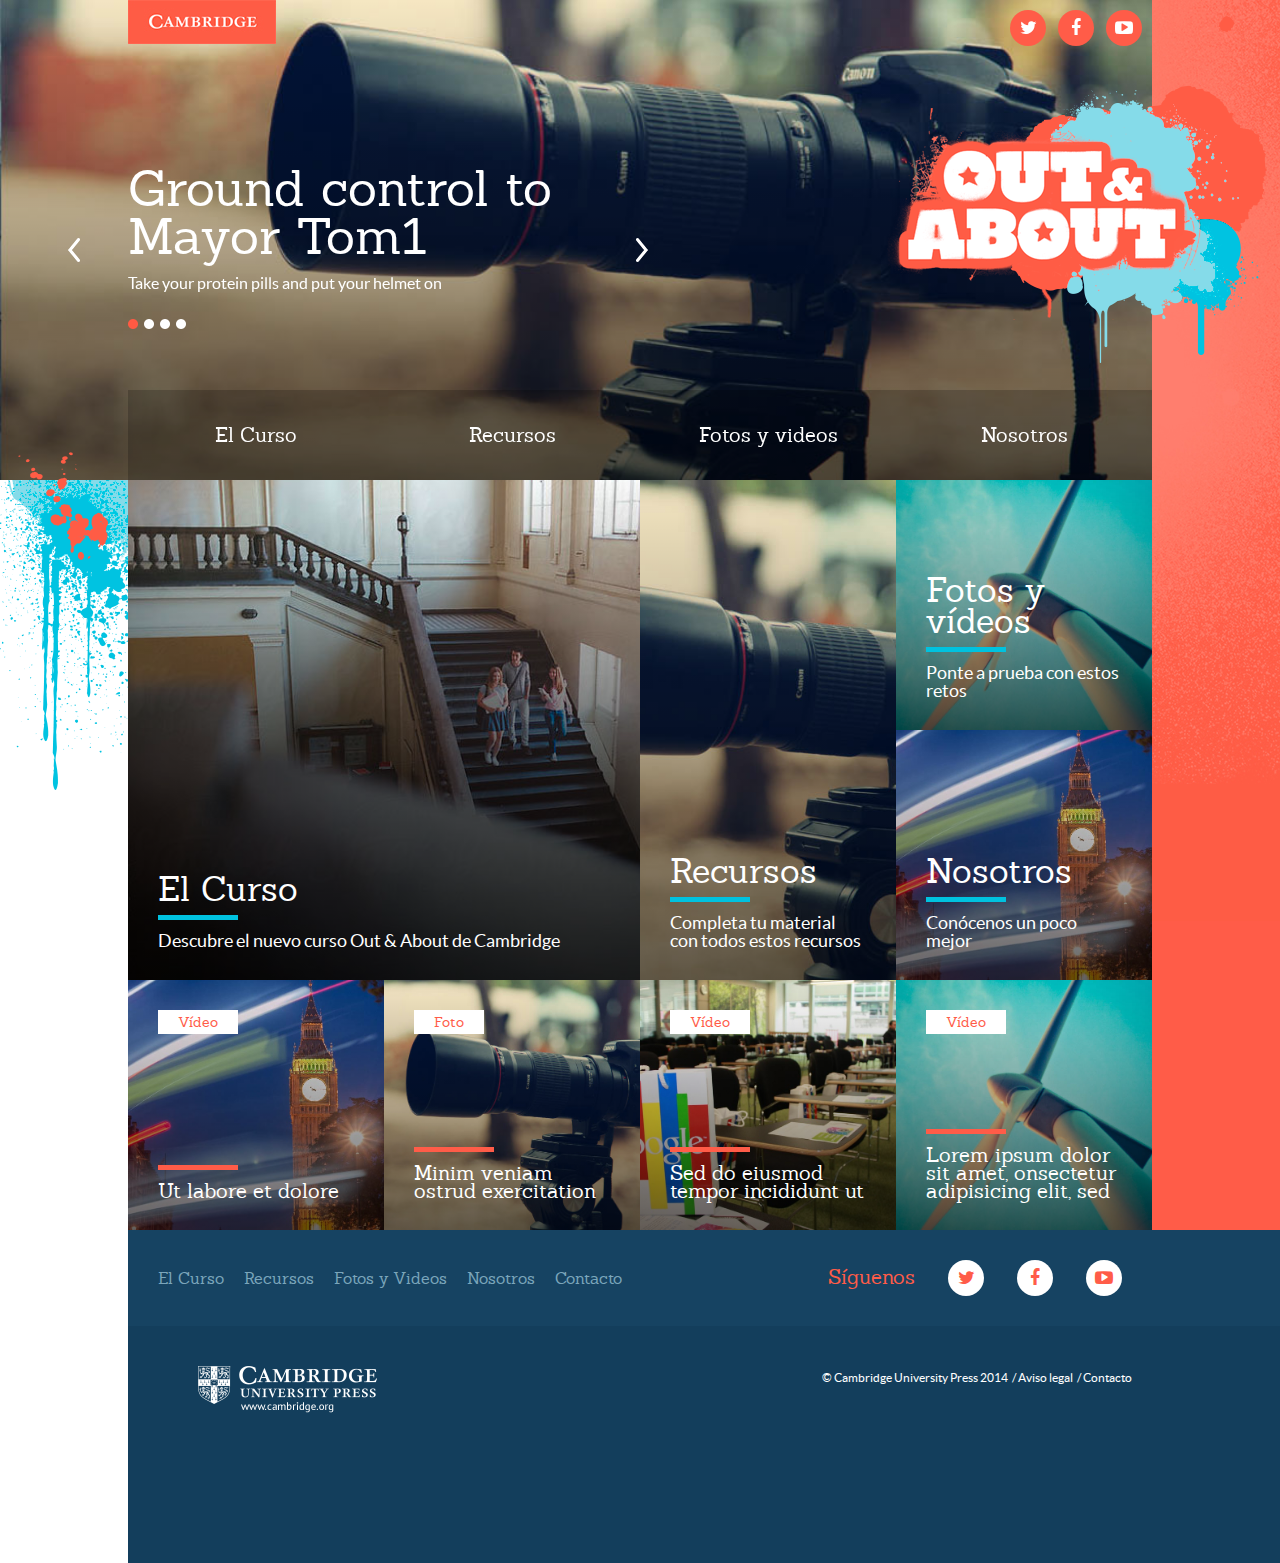
<file: index.html>
<!DOCTYPE html>
<html lang="en">
  <head>
    <meta charset="utf-8">
    <meta http-equiv="X-UA-Compatible" content="IE=edge">
    <meta name="viewport" content="width=device-width, initial-scale=1">
    <meta name="description" content="" />
    <meta content="" name="keywords">
	<meta property="og:title" content=""/>
	<meta property="og:type" content="website"/>
	<meta property="og:url" content=""/>
	<meta property="og:image" content=""/>
	<meta property="og:site_name" content=""/>
	<meta property="og:description" content=""/>
    <title>Out & About | Home</title>

    
    <!-- Custom CSS -->
    <link href="css/jquery.bxslider.css" rel="stylesheet">
    <link href="css/jquery.fs.boxer.min.css" rel="stylesheet">
    <link href="css/fontface.css" rel="stylesheet">
    <link href="css/style.css" rel="stylesheet">
    <!-- Font Awesome styles-->
    <link href="font-awesome/css/font-awesome.min.css" rel="stylesheet">

    <!--[if lt IE 9]>
 
    <![endif]-->
  </head>
  <body>
  	<div id="mask_wrapper">
  	<div id="background-left-space" class="bg_space"></div>
    <div id="background-right-space" class="bg_space"></div>
  	<div id="wrapper">
    	<!--Cabecera-->
    	<div id="cabecera">
        	<div class="contenedor">
            	<h1 id="logo_libro"><a href="index.html">Out & About</a></h1>
                <h2 id="logo_cambridge">Cambridge</h2>
                <span class="manchas"></span>
                <div id="slider">
                  <ul class="bxslider">
                       <li><div class="cont_gall" style="background-image:url(img/test1.jpg)"></div></li>
                       <li><div class="cont_gall" style="background-image:url(img/test2.jpg)"></div></li>
                       <li><div class="cont_gall" style="background-image:url(img/test3.jpg)"></div></li>
                       <li><div class="cont_gall" style="background-image:url(img/test4.jpg)"></div></li>
                   </ul>
                </div>
                <div id="info_slider">
                	<a href="#" class="prev_slider">Prev</a>
                    <a href="#" class="next_slider">Next</a>
                	<div id="content_slider">
                        <div id="scroll_info">
                            <div class="info_box" id="info_1">
                                <h2><a href="#">Ground control to Mayor Tom1</a></h2>
                                <p>Take your protein pills and put your helmet on</p>
                            </div>
                            <div class="info_box" id="info_2">
                                <h2><a href="#">Ground control to Mayor Tom2</a></h2>
                                <p>Take your protein pills and put your helmet on</p>
                            </div>
                            <div class="info_box" id="info_3">
                                <h2><a href="#">Ground control to Mayor Tom3</a></h2>
                                <p>Take your protein pills and put your helmet on</p>
                            </div>
                            <div class="info_box" id="info_4">
                                <h2><a href="#">Ground control to Mayor Tom4</a></h2>
                                <p>Take your protein pills and put your helmet on</p>
                            </div>
                        </div>
                        <div id="bullet_slider">
                    		<a href="#" rel="1" class="active">1</a>
                        	<a href="#" rel="2">2</a>
                        	<a href="#" rel="3">3</a>
                        	<a href="#" rel="4">4</a>
                    	</div>
                    </div>
                </div>
                <div id="menu_cab">
                	<ul class="main_menu">
                        <li><a href="curso.html">El Curso</a></li>
                        <li><a href="recurso.html">Recursos</a></li>
                        <li><a href="fotos_videos.html">Fotos y videos</a></li>
                        <li><a href="nosotros.html">Nosotros</a></li>
                     </ul>	
                </div>
                <div id="rrss_cab">
                    <ul class="list_rrss rrss_rojo">
                        <li><a class="fa fa-twitter" href="#"><span class="hide">Twitter</span></a></li>
                        <li><a class="fa fa-facebook" href="#"><span class="hide">Facebook</span></a></li>
                        <li><a class="fa fa-youtube-play" href="#"><span class="hide">Youtube</span></a></li>
                     </ul>
                </div>
            </div>
        </div>
        <!--Fin Cabecera-->
        <!--Cuerpo-->
        <div id="cuerpo">
        	<div class="contenedor">
            	<div id="menu_bloques">
                	<div class="bloque_1" style="background-image:url(img/img_curso.jpg);">
                    	<a class="link_block" href="#l" title="">
                    	<div class="inside_bloque">
                        	<div class="content_bloque">
                                <h2>El Curso</h2>
                                <div class="separador azul"></div>
                                <p>Descubre el nuevo curso Out & About de Cambridge</p>
                            </div>
                        </div>
                        </a>
                    </div>
                    <div class="bloque_2" style="background-image:url(img/test1.jpg);">
                    	<a class="link_block" href="#l" title="">
                    	<div class="inside_bloque">
                        	<div class="content_bloque">
                               <h2>Recursos</h2>
                               <div class="separador azul"></div>
                               <p>Completa tu material con todos estos recursos</p>
                            </div>
                        </div>
                        </a>
                    </div>
                    <div class="bloque_3" style="background-image:url(img/test2.jpg);">
                    	<a class="link_block" href="#l" title="">
                    	<div class="inside_bloque">
                        	<div class="content_bloque">
                                <h2>Fotos y vídeos</h2>
                                <div class="separador azul"></div>
                                <p>Ponte a prueba con estos retos</p>
                            </div>
                        </div>
                        </a>
                    </div>
                    <div class="bloque_3" style="background-image:url(img/test3.jpg);">
                    	<a class="link_block" href="#l" title="">
                    	<div class="inside_bloque">
                        	<div class="content_bloque">
                                <h2>Nosotros</h2>
                                <div class="separador azul"></div>
                                <p>Conócenos un poco mejor</p>
                            </div>
                        </div>
                        </a>
                    </div>
                </div>
            </div>
            <div id="contenidos_bloques">
            	<div class="bloque_3" style="background-image:url(img/test3.jpg);">
                	<a class="link_block" href="#l" title="">
                	<p class="clasif-cont">Vídeo</p>
                    <div class="inside_bloque">
                       <div class="content_bloque">
                           <div class="separador rojo"></div>
                           <p class="txt_cont">Ut labore et dolore</p>
                       </div>
                    </div>
                    </a>
                </div>
                <div class="bloque_3" style="background-image:url(img/test1.jpg);">
                	<a class="link_block" href="#l" title="">
                	<p class="clasif-cont">Foto</p>
                    <div class="inside_bloque">
                       <div class="content_bloque">
                           <div class="separador rojo"></div>
                           <p class="txt_cont">Minim veniam ostrud exercitation</p>
                       </div>
                    </div>
                    </a>
                </div>
                <div class="bloque_3" style="background-image:url(img/test4.jpg);">
                	<a class="link_block" href="#l" title="">
                	<p class="clasif-cont">Vídeo</p>
                    <div class="inside_bloque">
                       <div class="content_bloque">
                           <div class="separador rojo"></div>
                           <p class="txt_cont">Sed do eiusmod tempor incididunt ut</p>
                       </div>
                    </div>
                    </a>
                </div>
                <div class="bloque_3" style="background-image:url(img/test2.jpg);">
                	<a class="link_block" href="#l" title="">
                	<p class="clasif-cont">Vídeo</p>
                    <div class="inside_bloque">
                       <div class="content_bloque">
                           <div class="separador rojo"></div>
                           <p class="txt_cont">Lorem ipsum dolor sit amet, onsectetur adipisicing elit, sed</p>
                       </div>
                    </div>
                    </a>
                </div>
            </div>
        </div>
        <!--Fin Cuerpo-->
        <!--Pie-->
        <div id="pie">
        	<div class="contenedor">
                <div id="pie_rrss">
                	<div class="interior_pie">
                    	<div class="right_p_rrss">
                            <p>Síguenos</p>
                            <ul class="list_rrss rrss_blanco">
                                <li><a class="fa fa-twitter" href="#"><span class="hide">Twitter</span></a></li>
                                <li><a class="fa fa-facebook" href="#"><span class="hide">Facebook</span></a></li>
                                <li><a class="fa fa-youtube-play" href="#"><span class="hide">Youtube</span></a></li>
                             </ul>
                         </div>
                         <ul class="menu_pie">
                            <li><a href="curso.html" title="">El Curso</a></li>
                            <li><a href="recurso.html" title="">Recursos</a></li>
                            <li><a href="fotos_videos.html" title="">Fotos y Videos</a></li>
                            <li><a href="nosotros.html" title="">Nosotros</a></li>
                            <li><a href="#" title="">Contacto</a></li>
                         </ul>
                   </div>  
                </div>
                <div id="pie_info">
                    <div class="interior_pie">
                        <p class="logo_foot">Cambridge University Press</p>
                        <p class="copy_foot">&copy; Cambridge University Press 2014
                            <span><a href="#">Aviso legal</a></span>
                            <span><a href="#">Contacto</a></span>
                        </p>
                    </div>
                </div>
            </div>   
        </div>
        <!--Fin pie-->
        <a href="#" class="up-window">Subir</a>
    </div><!--Fin wrapper-->   
    </div><!--Fin mask wrapper-->    
    <script src="js/jquery.min.js"></script>
    <script src="js/jquery.bxslider.min.js"></script>
    <script src="js/jquery.fs.boxer.min.js"></script>
    <script src="js/jquery.cookie.js"></script>
    <script src="js/jquery.easing.1.3.js"></script>
    <script src="js/jquery.scrollTo.js"></script>
    <script src="js/jquery.fitvids.js"></script>
    <script src="js/application.js"></script>
  </body>
</html>
</file>
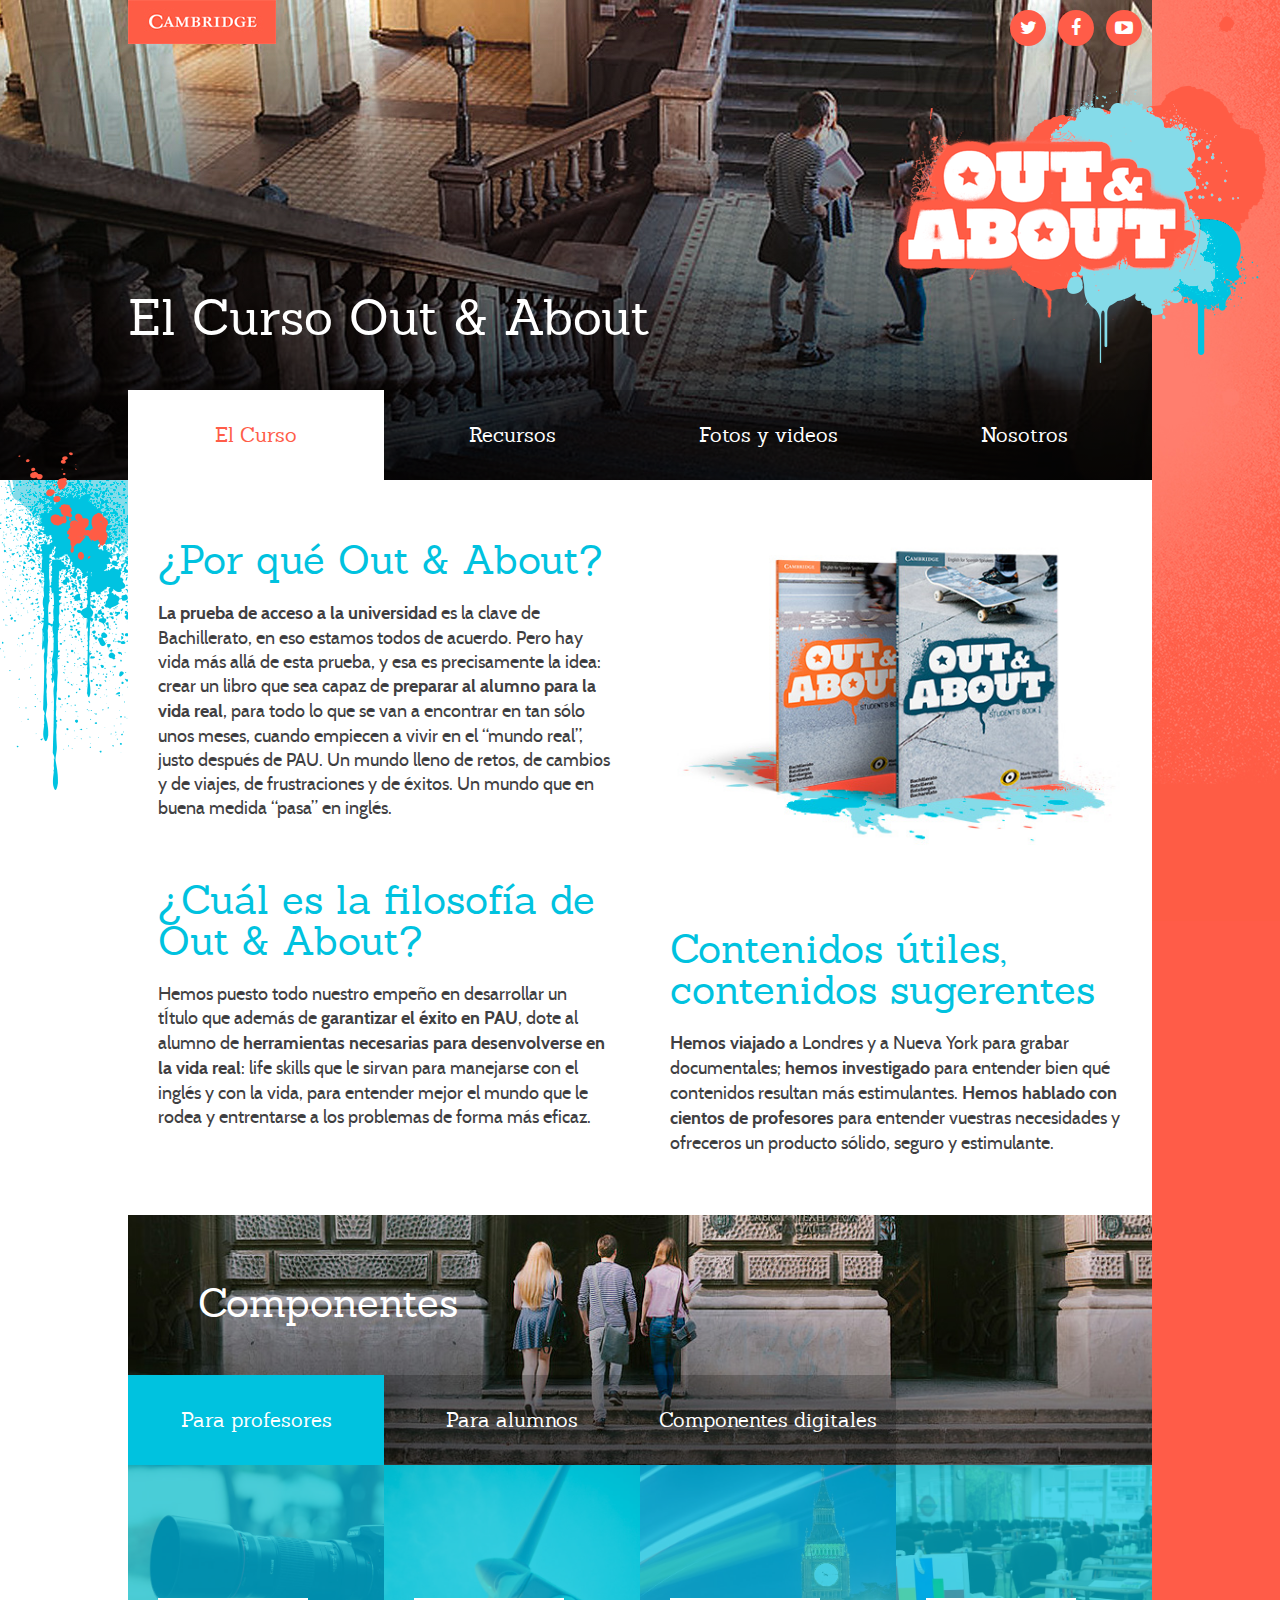
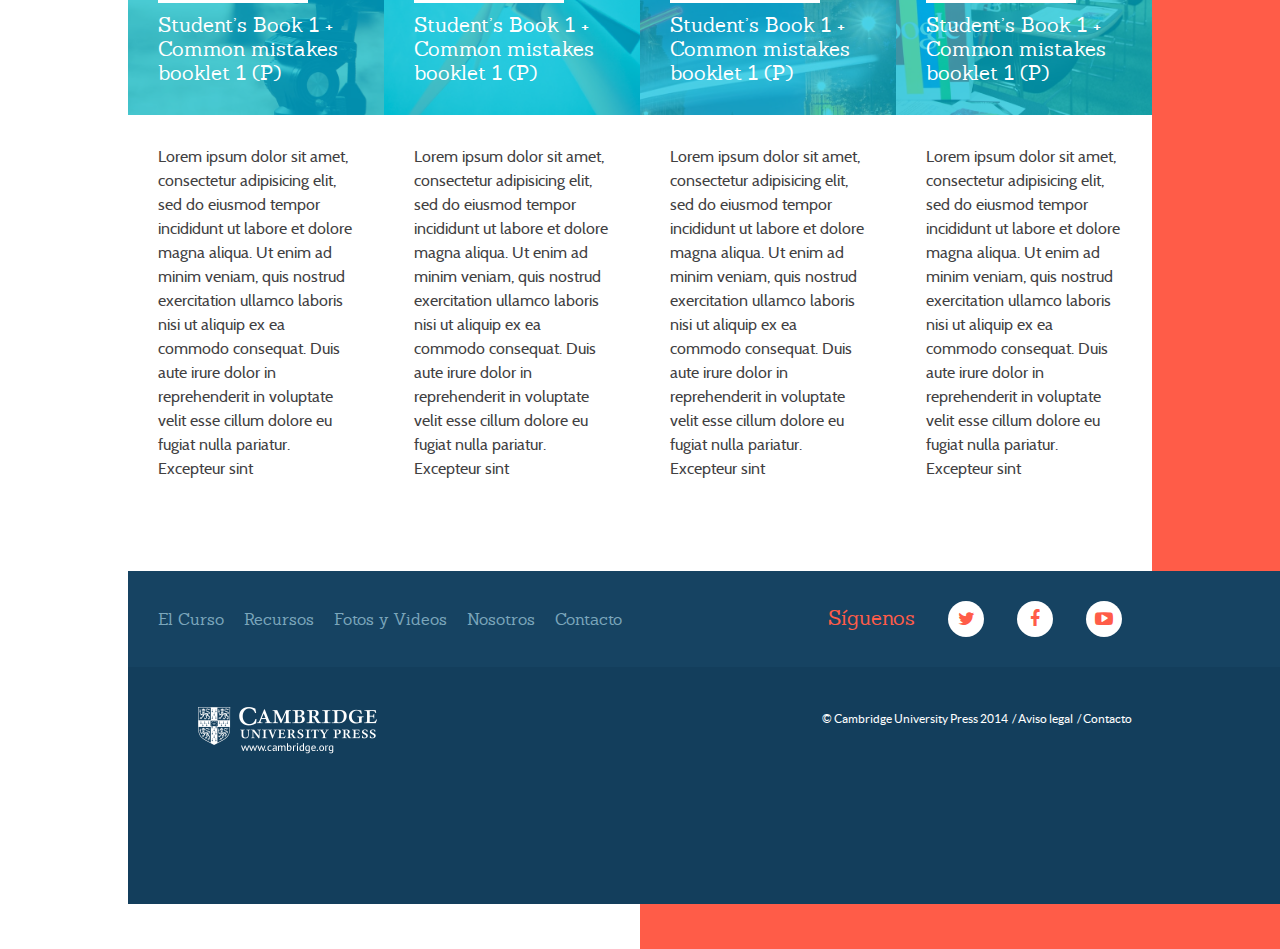
<file: curso.html>
<!DOCTYPE html>
<html lang="en">
  <head>
    <meta charset="utf-8">
    <meta http-equiv="X-UA-Compatible" content="IE=edge">
    <meta name="viewport" content="width=device-width, initial-scale=1">
    <meta name="description" content="" />
    <meta content="" name="keywords">
	<meta property="og:title" content=""/>
	<meta property="og:type" content="website"/>
	<meta property="og:url" content=""/>
	<meta property="og:image" content=""/>
	<meta property="og:site_name" content=""/>
	<meta property="og:description" content=""/>
    <title>Out & About | El Curso</title>

    
    <!-- Custom CSS -->
    <link href="css/jquery.bxslider.css" rel="stylesheet">
    <link href="css/jquery.fs.boxer.min.css" rel="stylesheet">
    <link href="css/fontface.css" rel="stylesheet">
    <link href="css/style.css" rel="stylesheet">
    <!-- Font Awesome styles-->
    <link href="font-awesome/css/font-awesome.min.css" rel="stylesheet">

    <!--[if lt IE 9]>
 
    <![endif]-->
  </head>
  <body>
    <div id="mask_wrapper">
  	<div id="background-left-space" class="bg_space"></div>
    <div id="background-right-space" class="bg_space"></div>
  	<div id="wrapper">
    	<!--Cabecera-->
    	<div id="cabecera">
        	<div class="contenedor">
            	<h1 id="logo_libro"><a href="index.html">Out & About</a></h1>
                <h2 id="logo_cambridge">Cambridge</h2>
                <span class="manchas"></span>
                <h2 id="titul_secc">El Curso Out & About</h2>
                <div id="cover-top" style="background-image:url(img/cover_top.jpg);"></div>
                <div id="menu_cab">
                	<ul class="main_menu">
                        <li><a href="curso.html" class="active">El Curso</a></li>
                        <li><a href="recurso.html">Recursos</a></li>
                        <li><a href="fotos_videos.html">Fotos y videos</a></li>
                        <li><a href="nosotros.html">Nosotros</a></li>
                     </ul>	
                </div>
                <div id="rrss_cab">
                    <ul class="list_rrss rrss_rojo">
                        <li><a class="fa fa-twitter" href="#"><span class="hide">Twitter</span></a></li>
                        <li><a class="fa fa-facebook" href="#"><span class="hide">Facebook</span></a></li>
                        <li><a class="fa fa-youtube-play" href="#"><span class="hide">Youtube</span></a></li>
                     </ul>
                </div>
            </div>
        </div>
        <!--Fin Cabecera-->
        <!--Cuerpo-->
        <div id="cuerpo">
        	<div class="contenedor">
            	<div id="intro_curso">
                	<div class="colum_intro">
                    	<div>
                        	<h3>¿Por qué Out & About?</h3>
                            <p><strong>La prueba de acceso a la universidad</strong> es la clave de Bachillerato, en eso estamos todos de acuerdo. Pero hay vida más allá de esta prueba, y esa es precisamente la idea: crear un libro que sea capaz de <strong>preparar al alumno para la vida real</strong>, para todo lo que se van a encontrar en tan sólo unos meses, cuando empiecen a vivir en el “mundo real”, justo después de PAU. Un mundo lleno de retos, de cambios y de viajes, de frustraciones y de éxitos. Un mundo que en buena medida “pasa” en inglés.</p>
                        </div>
                        <div>
                        	<h3>¿Cuál es la filosofía de Out & About?</h3>
                            <p>Hemos puesto todo nuestro empeño en desarrollar un tÍtulo que además de <strong>garantizar el éxito en PAU</strong>, dote al alumno de <strong>herramientas necesarias para desenvolverse en la vida real</strong>: life skills que le sirvan para manejarse con el inglés y con la vida, para entender mejor el mundo que le rodea y entrentarse a los problemas de forma más eficaz.</p>
                        </div>
                    </div>
                    <div class="colum_intro">
                    	<div>
                        	<img src="img/img_pau.jpg" alt=""/>
                        </div>
                        <div>
                        	<h3>Contenidos útiles, contenidos sugerentes</h3>
                            <p><strong>Hemos viajado</strong> a Londres y a Nueva York para grabar documentales; <strong>hemos investigado</strong> para entender bien qué contenidos resultan más estimulantes. <strong>Hemos hablado con cientos de profesores</strong> para entender vuestras necesidades y ofreceros un producto sólido, seguro y estimulante.</p>
                        </div>
                    </div>
            	</div>
            	<div id="cover_componentes" style="background-image:url(img/bg_compont.jpg);">
                	<h3>Componentes</h3>
                	<ul>
                    	<li><a href="#" id="comp_teacher" class="active" >Para profesores</a></li>
                        <li><a href="#" id="comp_student">Para alumnos</a></li>
                        <li><a href="#" id="comp_digitales">Componentes digitales</a></li>
                    </ul>
                </div>
                <div id="cont_componentes">
                	<div id="profesores">
                    	<div class="box_componentes">
                        	<div class="header_comp" style="background-image:url(img/test1.jpg);">
                            	<div class="inside_header_c">
                                    <div class="separador_big"></div>
                                    <h4><a href="#">Student’s Book 1 + Common mistakes booklet 1 (P)</a></h4>
                                </div>
                            </div>
                            <div class="body_comp">
                            	<p>Lorem ipsum dolor sit amet, consectetur adipisicing elit, sed do eiusmod tempor incididunt ut labore et dolore magna aliqua. Ut enim ad minim veniam, quis nostrud exercitation ullamco laboris nisi ut aliquip ex ea commodo consequat. Duis aute irure dolor in reprehenderit in voluptate velit esse cillum dolore eu fugiat nulla pariatur. Excepteur sint </p>
                            </div>
                        </div>
                        <div class="box_componentes">
                        	<div class="header_comp" style="background-image:url(img/test2.jpg);">
                            	<div class="inside_header_c">
                                    <div class="separador_big"></div>
                                    <h4><a href="#">Student’s Book 1 + Common mistakes booklet 1 (P)</a></h4>
                                </div>
                            </div>
                            <div class="body_comp">
                            	<p>Lorem ipsum dolor sit amet, consectetur adipisicing elit, sed do eiusmod tempor incididunt ut labore et dolore magna aliqua. Ut enim ad minim veniam, quis nostrud exercitation ullamco laboris nisi ut aliquip ex ea commodo consequat. Duis aute irure dolor in reprehenderit in voluptate velit esse cillum dolore eu fugiat nulla pariatur. Excepteur sint </p>
                            </div>
                        </div>
                        <div class="box_componentes">
                        	<div class="header_comp" style="background-image:url(img/test3.jpg);">
                            	<div class="inside_header_c">
                                    <div class="separador_big"></div>
                                    <h4><a href="#">Student’s Book 1 + Common mistakes booklet 1 (P)</a></h4>
                                </div>
                            </div>
                            <div class="body_comp">
                            	<p>Lorem ipsum dolor sit amet, consectetur adipisicing elit, sed do eiusmod tempor incididunt ut labore et dolore magna aliqua. Ut enim ad minim veniam, quis nostrud exercitation ullamco laboris nisi ut aliquip ex ea commodo consequat. Duis aute irure dolor in reprehenderit in voluptate velit esse cillum dolore eu fugiat nulla pariatur. Excepteur sint </p>
                            </div>
                        </div>
                        <div class="box_componentes">
                        	<div class="header_comp" style="background-image:url(img/test4.jpg);">
                            	<div class="inside_header_c">
                                    <div class="separador_big"></div>
                                    <h4><a href="#">Student’s Book 1 + Common mistakes booklet 1 (P)</a></h4>
                                </div>
                            </div>
                            <div class="body_comp">
                            	<p>Lorem ipsum dolor sit amet, consectetur adipisicing elit, sed do eiusmod tempor incididunt ut labore et dolore magna aliqua. Ut enim ad minim veniam, quis nostrud exercitation ullamco laboris nisi ut aliquip ex ea commodo consequat. Duis aute irure dolor in reprehenderit in voluptate velit esse cillum dolore eu fugiat nulla pariatur. Excepteur sint </p>
                            </div>
                        </div>
                    </div>
                    <div id="alumnos" style="display:none;">
                    	<div class="box_componentes">
                        	<div class="header_comp" style="background-image:url(img/test1.jpg);">
                            	<div class="inside_header_c">
                                    <div class="separador_big"></div>
                                    <h4><a href="#">Student’s Book 1 + Common mistakes booklet 1</a></h4>
                                </div>
                            </div>
                            <div class="body_comp">
                            	<p>Lorem ipsum dolor sit amet, consectetur adipisicing elit, sed do eiusmod tempor incididunt ut labore et dolore magna aliqua. Ut enim ad minim veniam, quis nostrud exercitation ullamco laboris nisi ut aliquip ex ea commodo consequat. Duis aute irure dolor in reprehenderit in voluptate velit esse cillum dolore eu fugiat nulla pariatur. Excepteur sint </p>
                            </div>
                        </div>
                        <div class="box_componentes">
                        	<div class="header_comp" style="background-image:url(img/test2.jpg);">
                            	<div class="inside_header_c">
                                    <div class="separador_big"></div>
                                    <h4><a href="#">Student’s Book 1 + Common mistakes booklet 1</a></h4>
                                </div>
                            </div>
                            <div class="body_comp">
                            	<p>Lorem ipsum dolor sit amet, consectetur adipisicing elit, sed do eiusmod tempor incididunt ut labore et dolore magna aliqua. Ut enim ad minim veniam, quis nostrud exercitation ullamco laboris nisi ut aliquip ex ea commodo consequat. Duis aute irure dolor in reprehenderit in voluptate velit esse cillum dolore eu fugiat nulla pariatur. Excepteur sint </p>
                            </div>
                        </div>
                        <div class="box_componentes">
                        	<div class="header_comp" style="background-image:url(img/test3.jpg);">
                            	<div class="inside_header_c">
                                    <div class="separador_big"></div>
                                    <h4><a href="#">Student’s Book 1 + Common mistakes booklet 1</a></h4>
                                </div>
                            </div>
                            <div class="body_comp">
                            	<p>Lorem ipsum dolor sit amet, consectetur adipisicing elit, sed do eiusmod tempor incididunt ut labore et dolore magna aliqua. Ut enim ad minim veniam, quis nostrud exercitation ullamco laboris nisi ut aliquip ex ea commodo consequat. Duis aute irure dolor in reprehenderit in voluptate velit esse cillum dolore eu fugiat nulla pariatur. Excepteur sint </p>
                            </div>
                        </div>
                        <div class="box_componentes">
                        	<div class="header_comp" style="background-image:url(img/test4.jpg);">
                            	<div class="inside_header_c">
                                    <div class="separador_big"></div>
                                    <h4><a href="#">Student’s Book 1 + Common mistakes booklet 1</a></h4>
                                </div>
                            </div>
                            <div class="body_comp">
                            	<p>Lorem ipsum dolor sit amet, consectetur adipisicing elit, sed do eiusmod tempor incididunt ut labore et dolore magna aliqua. Ut enim ad minim veniam, quis nostrud exercitation ullamco laboris nisi ut aliquip ex ea commodo consequat. Duis aute irure dolor in reprehenderit in voluptate velit esse cillum dolore eu fugiat nulla pariatur. Excepteur sint </p>
                            </div>
                        </div>
                    </div>
                    <div id="digital" style="display:none;">
                    	<div class="box_componentes">
                        	<div class="header_comp" style="background-image:url(img/test1.jpg);">
                            	<div class="inside_header_c">
                                    <div class="separador_big"></div>
                                    <h4><a href="#">Student’s Book 1 + Common mistakes booklet 1 (D)</a></h4>
                                </div>
                            </div>
                            <div class="body_comp">
                            	<p>Lorem ipsum dolor sit amet, consectetur adipisicing elit, sed do eiusmod tempor incididunt ut labore et dolore magna aliqua. Ut enim ad minim veniam, quis nostrud exercitation ullamco laboris nisi ut aliquip ex ea commodo consequat. Duis aute irure dolor in reprehenderit in voluptate velit esse cillum dolore eu fugiat nulla pariatur. Excepteur sint </p>
                            </div>
                        </div>
                        <div class="box_componentes">
                        	<div class="header_comp" style="background-image:url(img/test2.jpg);">
                            	<div class="inside_header_c">
                                    <div class="separador_big"></div>
                                    <h4><a href="#">Student’s Book 1 + Common mistakes booklet 1 (D)</a></h4>
                                </div>
                            </div>
                            <div class="body_comp">
                            	<p>Lorem ipsum dolor sit amet, consectetur adipisicing elit, sed do eiusmod tempor incididunt ut labore et dolore magna aliqua. Ut enim ad minim veniam, quis nostrud exercitation ullamco laboris nisi ut aliquip ex ea commodo consequat. Duis aute irure dolor in reprehenderit in voluptate velit esse cillum dolore eu fugiat nulla pariatur. Excepteur sint </p>
                            </div>
                        </div>
                        <div class="box_componentes">
                        	<div class="header_comp" style="background-image:url(img/test3.jpg);">
                            	<div class="inside_header_c">
                                    <div class="separador_big"></div>
                                    <h4><a href="#">Student’s Book 1 + Common mistakes booklet 1 (D)</a></h4>
                                </div>
                            </div>
                            <div class="body_comp">
                            	<p>Lorem ipsum dolor sit amet, consectetur adipisicing elit, sed do eiusmod tempor incididunt ut labore et dolore magna aliqua. Ut enim ad minim veniam, quis nostrud exercitation ullamco laboris nisi ut aliquip ex ea commodo consequat. Duis aute irure dolor in reprehenderit in voluptate velit esse cillum dolore eu fugiat nulla pariatur. Excepteur sint </p>
                            </div>
                        </div>
                        <div class="box_componentes">
                        	<div class="header_comp" style="background-image:url(img/test4.jpg);">
                            	<div class="inside_header_c">
                                    <div class="separador_big"></div>
                                    <h4><a href="#">Student’s Book 1 + Common mistakes booklet 1 (D)</a></h4>
                                </div>
                            </div>
                            <div class="body_comp">
                            	<p>Lorem ipsum dolor sit amet, consectetur adipisicing elit, sed do eiusmod tempor incididunt ut labore et dolore magna aliqua. Ut enim ad minim veniam, quis nostrud exercitation ullamco laboris nisi ut aliquip ex ea commodo consequat. Duis aute irure dolor in reprehenderit in voluptate velit esse cillum dolore eu fugiat nulla pariatur. Excepteur sint </p>
                            </div>
                        </div>
                    </div>
                </div>
            </div>
        </div>
        <!--Fin Cuerpo-->
        <!--Pie-->
        <div id="pie">
        	<div class="contenedor">
                <div id="pie_rrss">
                	<div class="interior_pie">
                    	<div class="right_p_rrss">
                            <p>Síguenos</p>
                            <ul class="list_rrss rrss_blanco">
                                <li><a class="fa fa-twitter" href="#"><span class="hide">Twitter</span></a></li>
                                <li><a class="fa fa-facebook" href="#"><span class="hide">Facebook</span></a></li>
                                <li><a class="fa fa-youtube-play" href="#"><span class="hide">Youtube</span></a></li>
                             </ul>
                         </div>
                         <ul class="menu_pie">
                            <li><a href="curso.html" title="">El Curso</a></li>
                            <li><a href="recurso.html" title="">Recursos</a></li>
                            <li><a href="fotos_videos.html" title="">Fotos y Videos</a></li>
                            <li><a href="nosotros.html" title="">Nosotros</a></li>
                            <li><a href="#" title="">Contacto</a></li>
                         </ul>
                   </div>  
                </div>
                <div id="pie_info">
                    <div class="interior_pie">
                        <p class="logo_foot">Cambridge University Press</p>
                        <p class="copy_foot">&copy; Cambridge University Press 2014
                            <span><a href="#">Aviso legal</a></span>
                            <span><a href="#">Contacto</a></span>
                        </p>
                    </div>
                </div>
            </div>   
        </div>
        <!--Fin pie-->
        <a href="#" class="up-window">Subir</a>
    </div><!--Fin wrapper--> 
    </div><!--Fin mask wrapper-->     
    <script src="js/jquery.min.js"></script>
    <script src="js/jquery.bxslider.min.js"></script>
    <script src="js/jquery.fs.boxer.min.js"></script>
    <script src="js/jquery.cookie.js"></script>
    <script src="js/jquery.easing.1.3.js"></script>
    <script src="js/jquery.scrollTo.js"></script>
    <script src="js/jquery.fitvids.js"></script>
    <script src="js/application.js"></script>
  </body>
</html>
</file>
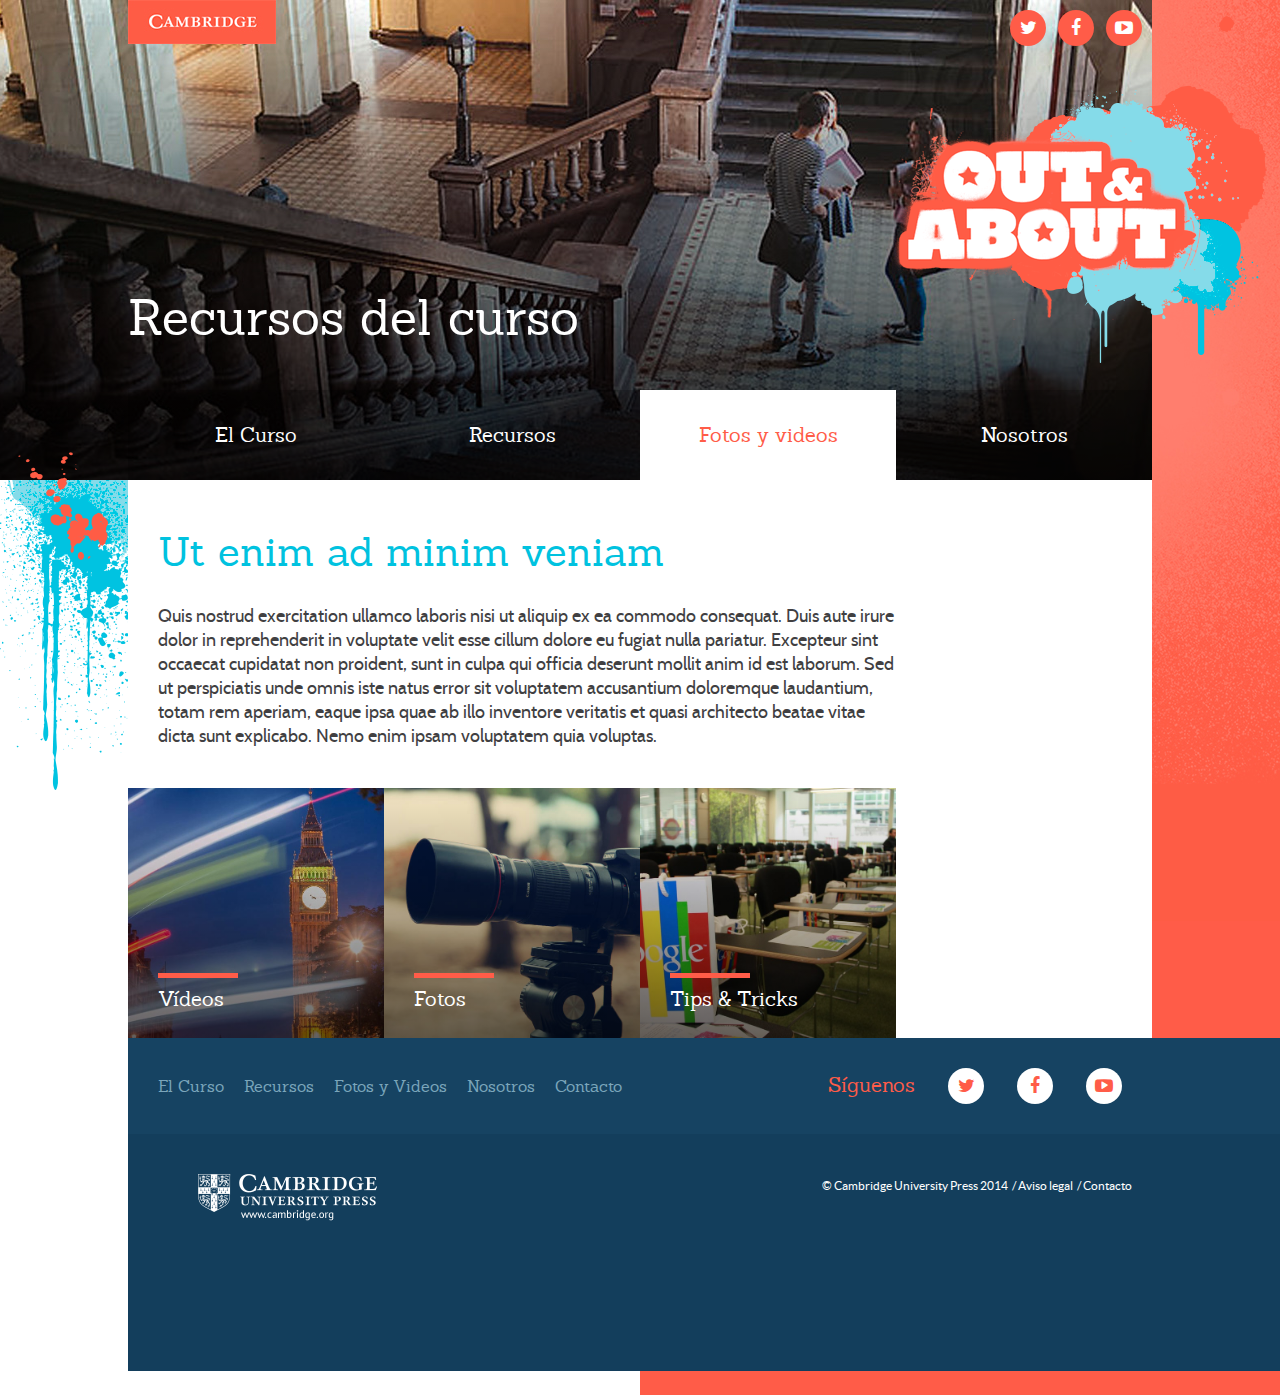
<file: fotos_videos.html>
<!DOCTYPE html>
<html lang="en">
  <head>
    <meta charset="utf-8">
    <meta http-equiv="X-UA-Compatible" content="IE=edge">
    <meta name="viewport" content="width=device-width, initial-scale=1">
    <meta name="description" content="" />
    <meta content="" name="keywords">
	<meta property="og:title" content=""/>
	<meta property="og:type" content="website"/>
	<meta property="og:url" content=""/>
	<meta property="og:image" content=""/>
	<meta property="og:site_name" content=""/>
	<meta property="og:description" content=""/>
    <title>Out & About | Fotos y Videos</title>

    
    <!-- Custom CSS -->
    <link href="css/jquery.bxslider.css" rel="stylesheet">
    <link href="css/jquery.fs.boxer.min.css" rel="stylesheet">
    <link href="css/fontface.css" rel="stylesheet">
    <link href="css/style.css" rel="stylesheet">
    <!-- Font Awesome styles-->
    <link href="font-awesome/css/font-awesome.min.css" rel="stylesheet">

    <!--[if lt IE 9]>
 
    <![endif]-->
  </head>
  <body>
  	<div id="mask_wrapper">
  	<div id="background-left-space" class="bg_space"></div>
    <div id="background-right-space" class="bg_space"></div>
  	<div id="wrapper">
    	<!--Cabecera-->
    	<div id="cabecera">
        	<div class="contenedor">
            	<h1 id="logo_libro"><a href="index.html">Out & About</a></h1>
                <h2 id="logo_cambridge">Cambridge</h2>
                <span class="manchas"></span>
                <h2 id="titul_secc">Recursos del curso</h2>
                <div id="cover-top" style="background-image:url(img/cover_top.jpg);"></div>
                <div id="menu_cab">
                	<ul class="main_menu">
                        <li><a href="curso.html">El Curso</a></li>
                        <li><a href="recurso.html">Recursos</a></li>
                        <li><a href="fotos_videos.html" class="active">Fotos y videos</a></li>
                        <li><a href="nosotros.html">Nosotros</a></li>
                     </ul>	
                </div>
                <div id="rrss_cab">
                    <ul class="list_rrss rrss_rojo">
                        <li><a class="fa fa-twitter" href="#"><span class="hide">Twitter</span></a></li>
                        <li><a class="fa fa-facebook" href="#"><span class="hide">Facebook</span></a></li>
                        <li><a class="fa fa-youtube-play" href="#"><span class="hide">Youtube</span></a></li>
                     </ul>
                </div>
            </div>
        </div>
        <!--Fin Cabecera-->
        <!--Cuerpo-->
        <div id="cuerpo">
        	<div class="contenedor">
    			<div id="cont_fotos_videos">
                	<h3>Ut enim ad minim veniam</h3>
                    <p>Quis nostrud exercitation ullamco laboris nisi ut aliquip ex ea commodo consequat. Duis aute irure dolor in reprehenderit in voluptate velit esse cillum dolore eu fugiat nulla pariatur. Excepteur sint occaecat cupidatat non proident, sunt in culpa qui officia deserunt mollit anim id est laborum. Sed ut perspiciatis unde omnis iste natus error sit voluptatem accusantium doloremque laudantium, totam rem aperiam, eaque ipsa quae ab illo inventore veritatis et quasi architecto beatae vitae dicta sunt explicabo. Nemo enim ipsam voluptatem quia voluptas.</p>
                    <div id="list_fotos_videos">
                    
                    	<div class="bloque_r" style="background-image:url(img/test3.jpg);">
                               <a class="link_block" href="inside_f_v.html" title="">
                                    <div class="inside_bloque">
                                       <div class="content_bloque">
                                           <div class="separador rojo"></div>
                                           <p class="txt_cont">Vídeos</p>
                                       </div>
                                    </div>
                                </a>
                            </div>
                            <div class="bloque_r" style="background-image:url(img/test1.jpg);">
                            	<a class="link_block" href="inside_f_v.html" title="">
                                    <div class="inside_bloque">
                                       <div class="content_bloque">
                                           <div class="separador rojo"></div>
                                           <p class="txt_cont">Fotos</p>
                                       </div>
                                    </div>
                                </a>
                            </div>
                            <div class="bloque_r" style="background-image:url(img/test4.jpg);">
                            	<a class="link_block" href="inside_f_v.html" title="">
                                    <div class="inside_bloque">
                                       <div class="content_bloque">
                                           <div class="separador rojo"></div>
                                           <p class="txt_cont">Tips &#38; Tricks</p>
                                       </div>
                                    </div>
                                </a>
                            </div>
                    
                    </div>
                </div>
            </div>
        </div>
        <!--Fin Cuerpo-->
        <!--Pie-->
        <div id="pie">
        	<div class="contenedor">
                <div id="pie_rrss">
                	<div class="interior_pie">
                    	<div class="right_p_rrss">
                            <p>Síguenos</p>
                            <ul class="list_rrss rrss_blanco">
                                <li><a class="fa fa-twitter" href="#"><span class="hide">Twitter</span></a></li>
                                <li><a class="fa fa-facebook" href="#"><span class="hide">Facebook</span></a></li>
                                <li><a class="fa fa-youtube-play" href="#"><span class="hide">Youtube</span></a></li>
                             </ul>
                         </div>
                         <ul class="menu_pie">
                            <li><a href="curso.html" title="">El Curso</a></li>
                            <li><a href="recurso.html" title="">Recursos</a></li>
                            <li><a href="fotos_videos.html" title="">Fotos y Videos</a></li>
                            <li><a href="nosotros.html" title="">Nosotros</a></li>
                            <li><a href="#" title="">Contacto</a></li>
                         </ul>
                   </div>  
                </div>
                <div id="pie_info">
                    <div class="interior_pie">
                        <p class="logo_foot">Cambridge University Press</p>
                        <p class="copy_foot">&copy; Cambridge University Press 2014
                            <span><a href="#">Aviso legal</a></span>
                            <span><a href="#">Contacto</a></span>
                        </p>
                    </div>
                </div>
            </div>   
        </div>
        <!--Fin pie-->
        <a href="#" class="up-window">Subir</a>
    </div><!--Fin wrapper--> 
    </div><!--Fin mask wrapper-->     
    <script src="js/jquery.min.js"></script>
    <script src="js/jquery.bxslider.min.js"></script>
    <script src="js/jquery.fs.boxer.min.js"></script>
    <script src="js/jquery.cookie.js"></script>
    <script src="js/jquery.easing.1.3.js"></script>
    <script src="js/jquery.scrollTo.js"></script>
    <script src="js/jquery.fitvids.js"></script>
    <script src="js/application.js"></script>
  </body>
</html>
</file>
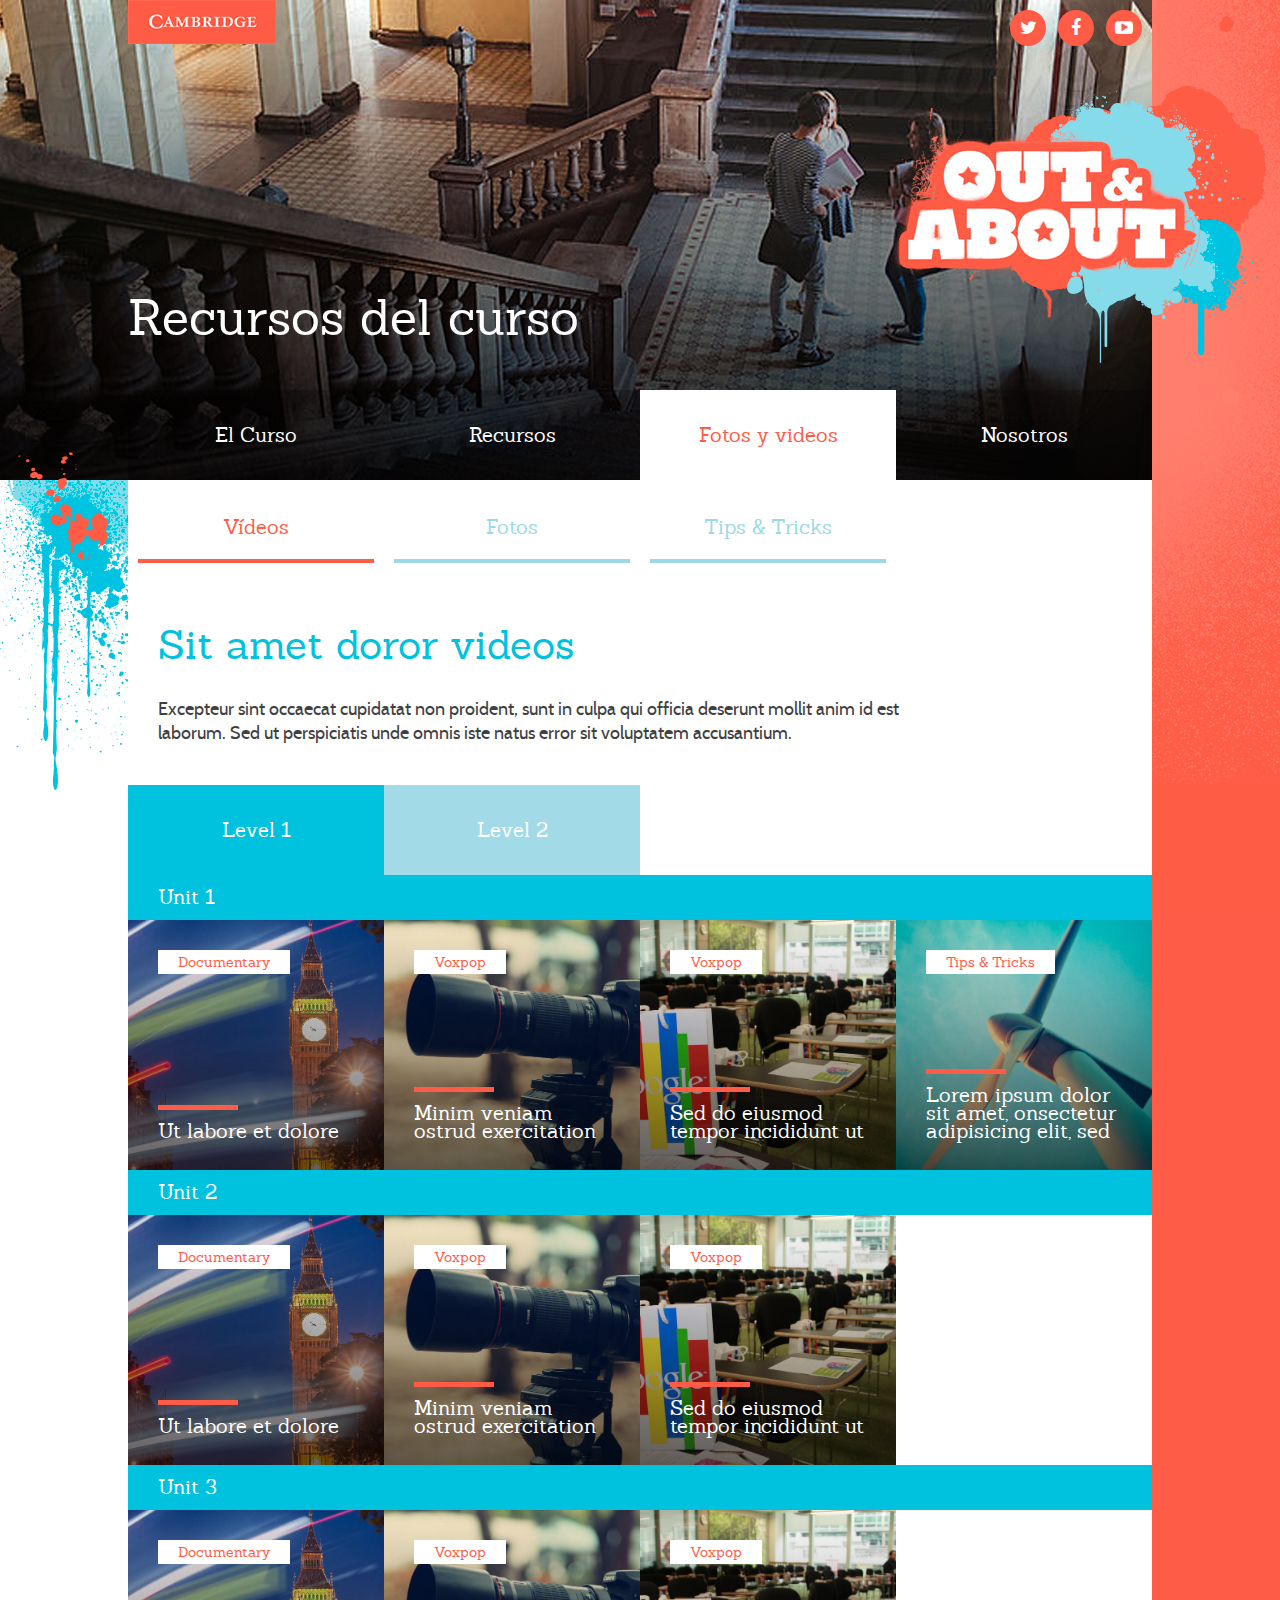
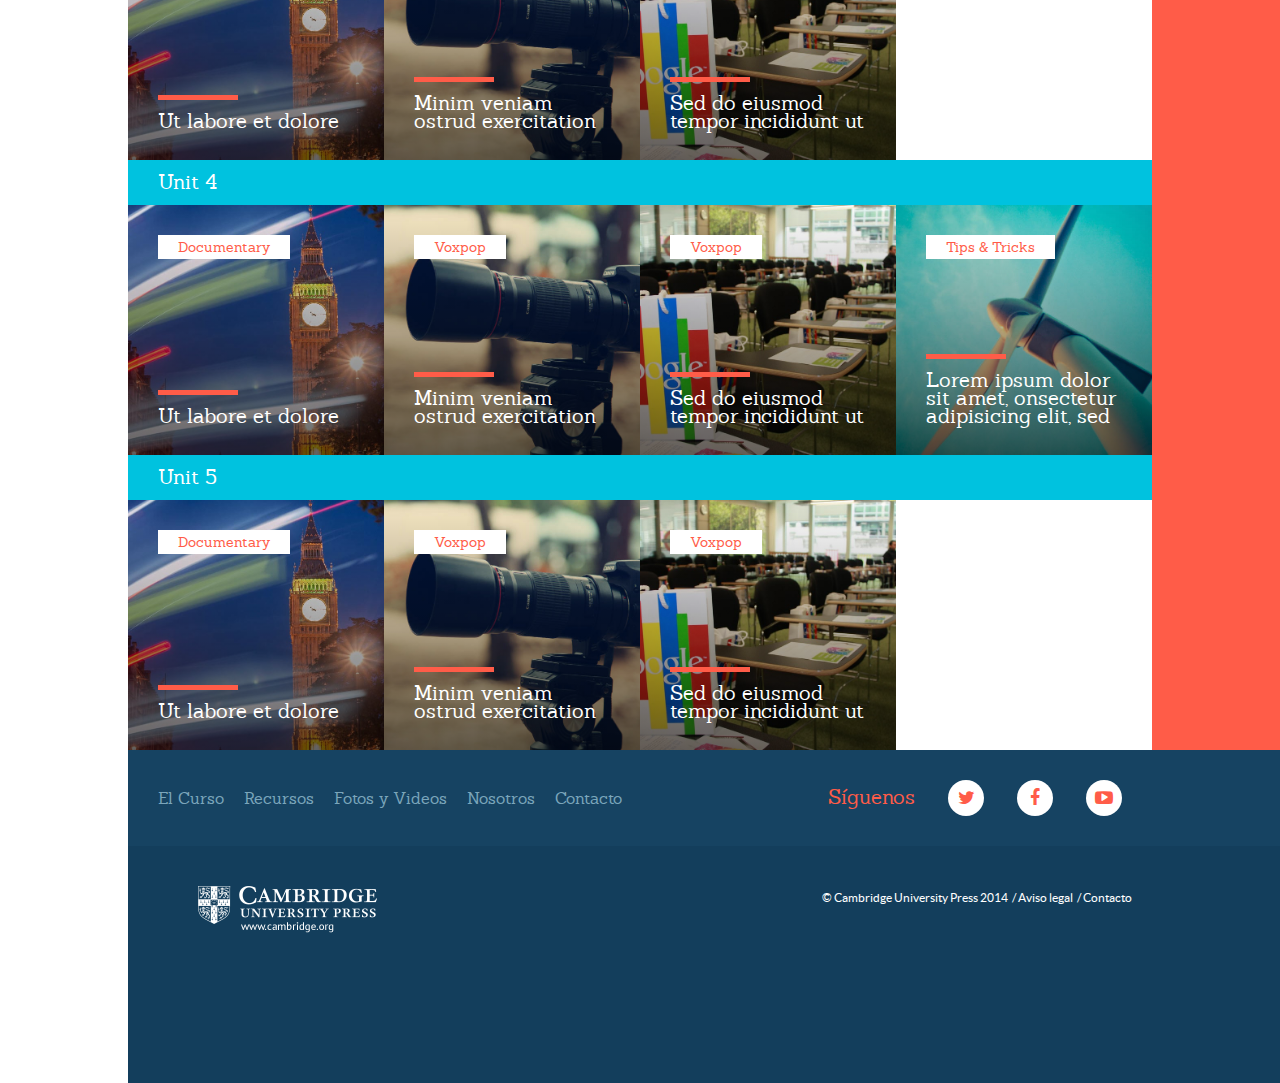
<file: inside_f_v.html>
<!DOCTYPE html>
<html lang="en">
  <head>
    <meta charset="utf-8">
    <meta http-equiv="X-UA-Compatible" content="IE=edge">
    <meta name="viewport" content="width=device-width, initial-scale=1">
    <meta name="description" content="" />
    <meta content="" name="keywords">
	<meta property="og:title" content=""/>
	<meta property="og:type" content="website"/>
	<meta property="og:url" content=""/>
	<meta property="og:image" content=""/>
	<meta property="og:site_name" content=""/>
	<meta property="og:description" content=""/>
    <title>Out & About | Fotos y Videos (Inside)</title>

    
    <!-- Custom CSS -->
    <link href="css/jquery.bxslider.css" rel="stylesheet">
    <link href="css/jquery.fs.boxer.min.css" rel="stylesheet">
    <link href="css/fontface.css" rel="stylesheet">
    <link href="css/style.css" rel="stylesheet">
    <!-- Font Awesome styles-->
    <link href="font-awesome/css/font-awesome.min.css" rel="stylesheet">

    <!--[if lt IE 9]>
 
    <![endif]-->
  </head>
  <body>
  	<div id="mask_wrapper">
  	<div id="background-left-space" class="bg_space"></div>
    <div id="background-right-space" class="bg_space"></div>
  	<div id="wrapper">
    	<!--Cabecera-->
    	<div id="cabecera">
        	<div class="contenedor">
            	<h1 id="logo_libro"><a href="index.html">Out & About</a></h1>
                <h2 id="logo_cambridge">Cambridge</h2>
                <span class="manchas"></span>
                <h2 id="titul_secc">Recursos del curso</h2>
                <div id="cover-top" style="background-image:url(img/cover_top.jpg);"></div>
                <div id="menu_cab">
                	<ul class="main_menu">
                        <li><a href="curso.html">El Curso</a></li>
                        <li><a href="recurso.html">Recursos</a></li>
                        <li><a href="fotos_videos.html" class="active">Fotos y videos</a></li>
                        <li><a href="nosotros.html">Nosotros</a></li>
                     </ul>	
                </div>
                <div id="rrss_cab">
                    <ul class="list_rrss rrss_rojo">
                        <li><a class="fa fa-twitter" href="#"><span class="hide">Twitter</span></a></li>
                        <li><a class="fa fa-facebook" href="#"><span class="hide">Facebook</span></a></li>
                        <li><a class="fa fa-youtube-play" href="#"><span class="hide">Youtube</span></a></li>
                     </ul>
                </div>
            </div>
        </div>
        <!--Fin Cabecera-->
        <!--Cuerpo-->
        <div id="cuerpo">
        	<div class="contenedor">
    			<div id="cont_fotos_videos_i">
                	<div id="menu_fotos_videos">
                    	<ul>
                        	<li><a href="#" class="active" rel="videos">Vídeos</a></li>
                            <li><a href="#" rel="fotos">Fotos</a></li>
                            <li><a href="#" rel="tips">Tips &#38; Tricks</a></li>
                        </ul>
                    </div>
       				<div id="block_fotos_videos">
                    	<!--Bloque contenidos de Videos-->
                        <div id="block_videos">
                        	<h3>Sit amet doror videos</h3>
                    		<p>Excepteur sint occaecat cupidatat non proident, sunt in culpa qui officia deserunt mollit anim id est laborum. Sed ut perspiciatis unde omnis iste natus error sit voluptatem accusantium.</p>
                            <div id="list_videos">
                            	<ul class="menu_levels">
                                	<li><a href="#" rel="1" class="active">Level 1</a></li>
                                    <li><a href="#" rel="2" >Level 2</a></li>
                                </ul>
                                <div class="box_level" id="level_1">
                                    <!--Unidad 1-->
                                    <div class="box_unit">
                                    	<h4>Unit 1</h4>
                                        <div class="content_unit">
                                        
                                        	 <div class="bloque_3" style="background-image:url(img/test3.jpg);">
                                                <a class="link_block boxer" href="http://www.youtube.com/embed/i6aIBhMMyNc" data-gallery="gallery-1" title="Ut labore et dolore">
                                                <p class="clasif-cont">Documentary</p>
                                                <div class="inside_bloque">
                                                   <div class="content_bloque">
                                                       <div class="separador rojo"></div>
                                                       <p class="txt_cont">Ut labore et dolore</p>
                                                   </div>
                                                </div>
                                                </a>
                                            </div>
                                            <div class="bloque_3" style="background-image:url(img/test1.jpg);">
                                                <a class="link_block boxer" href="http://www.youtube.com/embed/dmDoSOv85o0" data-gallery="gallery-1" title="Minim veniam ostrud exercitation">
                                                <p class="clasif-cont">Voxpop</p>
                                                <div class="inside_bloque">
                                                   <div class="content_bloque">
                                                       <div class="separador rojo"></div>
                                                       <p class="txt_cont">Minim veniam ostrud exercitation</p>
                                                   </div>
                                                </div>
                                                </a>
                                            </div>
                                            <div class="bloque_3" style="background-image:url(img/test4.jpg);">
                                                <a class="link_block boxer" href="http://www.youtube.com/embed/8S4rTLibYQw" data-gallery="gallery-1" title="Sed do eiusmod tempor incididunt ut">
                                                <p class="clasif-cont">Voxpop</p>
                                                <div class="inside_bloque">
                                                   <div class="content_bloque">
                                                       <div class="separador rojo"></div>
                                                       <p class="txt_cont">Sed do eiusmod tempor incididunt ut</p>
                                                   </div>
                                                </div>
                                                </a>
                                            </div>
                                            <div class="bloque_3" style="background-image:url(img/test2.jpg);">
                                                <a class="link_block boxer" href="http://www.youtube.com/embed/dUwN6GI-0EQ" data-gallery="gallery-1" title="Lorem ipsum dolor sit amet, onsectetur adipisicing elit, sed">
                                                <p class="clasif-cont">Tips & Tricks</p>
                                                <div class="inside_bloque">
                                                   <div class="content_bloque">
                                                       <div class="separador rojo"></div>
                                                       <p class="txt_cont">Lorem ipsum dolor sit amet, onsectetur adipisicing elit, sed</p>
                                                   </div>
                                                </div>
                                                </a>
                                            </div>
                                            
                                        </div>
                                   </div>
                                   <!--Fin unidad-->
                                   <!--Unidad 2-->
                                    <div class="box_unit">
                                    	<h4>Unit 2</h4>
                                        <div class="content_unit">
                                        
                                        	 <div class="bloque_3" style="background-image:url(img/test3.jpg);">
                                                <a class="link_block boxer" href="http://www.youtube.com/embed/i6aIBhMMyNc" data-gallery="gallery-2" title="Ut labore et dolore">
                                                <p class="clasif-cont">Documentary</p>
                                                <div class="inside_bloque">
                                                   <div class="content_bloque">
                                                       <div class="separador rojo"></div>
                                                       <p class="txt_cont">Ut labore et dolore</p>
                                                   </div>
                                                </div>
                                                </a>
                                            </div>
                                            <div class="bloque_3" style="background-image:url(img/test1.jpg);">
                                                <a class="link_block boxer" href="http://www.youtube.com/embed/dmDoSOv85o0" data-gallery="gallery-2" title="Minim veniam ostrud exercitation">
                                                <p class="clasif-cont">Voxpop</p>
                                                <div class="inside_bloque">
                                                   <div class="content_bloque">
                                                       <div class="separador rojo"></div>
                                                       <p class="txt_cont">Minim veniam ostrud exercitation</p>
                                                   </div>
                                                </div>
                                                </a>
                                            </div>
                                            <div class="bloque_3" style="background-image:url(img/test4.jpg);">
                                                <a class="link_block boxer" href="http://www.youtube.com/embed/8S4rTLibYQw" data-gallery="gallery-2" title="Sed do eiusmod tempor incididunt ut">
                                                <p class="clasif-cont">Voxpop</p>
                                                <div class="inside_bloque">
                                                   <div class="content_bloque">
                                                       <div class="separador rojo"></div>
                                                       <p class="txt_cont">Sed do eiusmod tempor incididunt ut</p>
                                                   </div>
                                                </div>
                                                </a>
                                            </div>
                                            
                                        </div>
                                   </div>
                                   <!--Fin unidad-->
                                   <!--Unidad 3-->
                                    <div class="box_unit">
                                    	<h4>Unit 3</h4>
                                        <div class="content_unit">
                                        
                                        	 <div class="bloque_3" style="background-image:url(img/test3.jpg);">
                                                <a class="link_block boxer" href="http://www.youtube.com/embed/i6aIBhMMyNc" data-gallery="gallery-3" title="Ut labore et dolore">
                                                <p class="clasif-cont">Documentary</p>
                                                <div class="inside_bloque">
                                                   <div class="content_bloque">
                                                       <div class="separador rojo"></div>
                                                       <p class="txt_cont">Ut labore et dolore</p>
                                                   </div>
                                                </div>
                                                </a>
                                            </div>
                                            <div class="bloque_3" style="background-image:url(img/test1.jpg);">
                                                <a class="link_block boxer" href="http://www.youtube.com/embed/dmDoSOv85o0" data-gallery="gallery-3" title="Minim veniam ostrud exercitation">
                                                <p class="clasif-cont">Voxpop</p>
                                                <div class="inside_bloque">
                                                   <div class="content_bloque">
                                                       <div class="separador rojo"></div>
                                                       <p class="txt_cont">Minim veniam ostrud exercitation</p>
                                                   </div>
                                                </div>
                                                </a>
                                            </div>
                                            <div class="bloque_3" style="background-image:url(img/test4.jpg);">
                                                <a class="link_block boxer" href="http://www.youtube.com/embed/8S4rTLibYQw" data-gallery="gallery-3" title="Sed do eiusmod tempor incididunt ut">
                                                <p class="clasif-cont">Voxpop</p>
                                                <div class="inside_bloque">
                                                   <div class="content_bloque">
                                                       <div class="separador rojo"></div>
                                                       <p class="txt_cont">Sed do eiusmod tempor incididunt ut</p>
                                                   </div>
                                                </div>
                                                </a>
                                            </div>
                                            
                                        </div>
                                   </div>
                                   <!--Fin unidad-->
                                   <!--Unidad 4-->
                                    <div class="box_unit">
                                    	<h4>Unit 4</h4>
                                        <div class="content_unit">
                                        
                                        	 <div class="bloque_3" style="background-image:url(img/test3.jpg);">
                                                <a class="link_block boxer" href="http://www.youtube.com/embed/i6aIBhMMyNc" data-gallery="gallery-4" title="Ut labore et dolore">
                                                <p class="clasif-cont">Documentary</p>
                                                <div class="inside_bloque">
                                                   <div class="content_bloque">
                                                       <div class="separador rojo"></div>
                                                       <p class="txt_cont">Ut labore et dolore</p>
                                                   </div>
                                                </div>
                                                </a>
                                            </div>
                                            <div class="bloque_3" style="background-image:url(img/test1.jpg);">
                                                <a class="link_block boxer" href="http://www.youtube.com/embed/dmDoSOv85o0" data-gallery="gallery-4" title="Minim veniam ostrud exercitation">
                                                <p class="clasif-cont">Voxpop</p>
                                                <div class="inside_bloque">
                                                   <div class="content_bloque">
                                                       <div class="separador rojo"></div>
                                                       <p class="txt_cont">Minim veniam ostrud exercitation</p>
                                                   </div>
                                                </div>
                                                </a>
                                            </div>
                                            <div class="bloque_3" style="background-image:url(img/test4.jpg);">
                                                <a class="link_block boxer" href="http://www.youtube.com/embed/8S4rTLibYQw" data-gallery="gallery-4" title="Sed do eiusmod tempor incididunt ut">
                                                <p class="clasif-cont">Voxpop</p>
                                                <div class="inside_bloque">
                                                   <div class="content_bloque">
                                                       <div class="separador rojo"></div>
                                                       <p class="txt_cont">Sed do eiusmod tempor incididunt ut</p>
                                                   </div>
                                                </div>
                                                </a>
                                            </div>
                                            <div class="bloque_3" style="background-image:url(img/test2.jpg);">
                                                <a class="link_block boxer" href="http://www.youtube.com/embed/dUwN6GI-0EQ" data-gallery="gallery-4" title="Lorem ipsum dolor sit amet, onsectetur adipisicing elit, sed">
                                                <p class="clasif-cont">Tips & Tricks</p>
                                                <div class="inside_bloque">
                                                   <div class="content_bloque">
                                                       <div class="separador rojo"></div>
                                                       <p class="txt_cont">Lorem ipsum dolor sit amet, onsectetur adipisicing elit, sed</p>
                                                   </div>
                                                </div>
                                                </a>
                                            </div>
                                            
                                        </div>
                                   </div>
                                   <!--Fin unidad-->
                                   <!--Unidad 5-->
                                    <div class="box_unit">
                                    	<h4>Unit 5</h4>
                                        <div class="content_unit">
                                        
                                        	 <div class="bloque_3" style="background-image:url(img/test3.jpg);">
                                                <a class="link_block boxer" href="http://www.youtube.com/embed/i6aIBhMMyNc" data-gallery="gallery-5" title="Ut labore et dolore">
                                                <p class="clasif-cont">Documentary</p>
                                                <div class="inside_bloque">
                                                   <div class="content_bloque">
                                                       <div class="separador rojo"></div>
                                                       <p class="txt_cont">Ut labore et dolore</p>
                                                   </div>
                                                </div>
                                                </a>
                                            </div>
                                            <div class="bloque_3" style="background-image:url(img/test1.jpg);">
                                                <a class="link_block boxer" href="http://www.youtube.com/embed/dmDoSOv85o0" data-gallery="gallery-5" title="Minim veniam ostrud exercitation">
                                                <p class="clasif-cont">Voxpop</p>
                                                <div class="inside_bloque">
                                                   <div class="content_bloque">
                                                       <div class="separador rojo"></div>
                                                       <p class="txt_cont">Minim veniam ostrud exercitation</p>
                                                   </div>
                                                </div>
                                                </a>
                                            </div>
                                            <div class="bloque_3" style="background-image:url(img/test4.jpg);">
                                                <a class="link_block boxer" href="http://www.youtube.com/embed/8S4rTLibYQw" data-gallery="gallery-5" title="Sed do eiusmod tempor incididunt ut">
                                                <p class="clasif-cont">Voxpop</p>
                                                <div class="inside_bloque">
                                                   <div class="content_bloque">
                                                       <div class="separador rojo"></div>
                                                       <p class="txt_cont">Sed do eiusmod tempor incididunt ut</p>
                                                   </div>
                                                </div>
                                                </a>
                                            </div>
                                            
                                        </div>
                                   </div>
                                   <!--Fin unidad-->
                                </div>
                                <div class="box_level" id="level_2" style="display:none;">
                                    <!--Unidad 1-->
                                    <div class="box_unit">
                                    	<h4>Unit 1</h4>
                                        <div class="content_unit">
                                        
                                        	 <div class="bloque_3" style="background-image:url(img/test3.jpg);">
                                                <a class="link_block boxer" href="http://www.youtube.com/embed/i6aIBhMMyNc" data-gallery="gallery-1-1" title="Ut labore et dolore">
                                                <p class="clasif-cont">Documentary</p>
                                                <div class="inside_bloque">
                                                   <div class="content_bloque">
                                                       <div class="separador rojo"></div>
                                                       <p class="txt_cont">Ut labore et dolore</p>
                                                   </div>
                                                </div>
                                                </a>
                                            </div>
                                            <div class="bloque_3" style="background-image:url(img/test1.jpg);">
                                                <a class="link_block boxer" href="http://www.youtube.com/embed/dmDoSOv85o0" data-gallery="gallery-1-1" title="Minim veniam ostrud exercitation">
                                                <p class="clasif-cont">Voxpop</p>
                                                <div class="inside_bloque">
                                                   <div class="content_bloque">
                                                       <div class="separador rojo"></div>
                                                       <p class="txt_cont">Minim veniam ostrud exercitation</p>
                                                   </div>
                                                </div>
                                                </a>
                                            </div>
                                            <div class="bloque_3" style="background-image:url(img/test4.jpg);">
                                                <a class="link_block boxer" href="http://www.youtube.com/embed/8S4rTLibYQw" data-gallery="gallery-1-1" title="Sed do eiusmod tempor incididunt ut">
                                                <p class="clasif-cont">Voxpop</p>
                                                <div class="inside_bloque">
                                                   <div class="content_bloque">
                                                       <div class="separador rojo"></div>
                                                       <p class="txt_cont">Sed do eiusmod tempor incididunt ut</p>
                                                   </div>
                                                </div>
                                                </a>
                                            </div>
                                            <div class="bloque_3" style="background-image:url(img/test2.jpg);">
                                                <a class="link_block boxer" href="http://www.youtube.com/embed/dUwN6GI-0EQ" data-gallery="gallery-1-1" title="Lorem ipsum dolor sit amet, onsectetur adipisicing elit, sed">
                                                <p class="clasif-cont">Tips & Tricks</p>
                                                <div class="inside_bloque">
                                                   <div class="content_bloque">
                                                       <div class="separador rojo"></div>
                                                       <p class="txt_cont">Lorem ipsum dolor sit amet, onsectetur adipisicing elit, sed</p>
                                                   </div>
                                                </div>
                                                </a>
                                            </div>
                                            
                                        </div>
                                   </div>
                                   <!--Fin unidad-->
                                   <!--Unidad 2-->
                                    <div class="box_unit">
                                    	<h4>Unit 2</h4>
                                        <div class="content_unit">
                                        
                                        	 <div class="bloque_3" style="background-image:url(img/test3.jpg);">
                                                <a class="link_block boxer" href="http://www.youtube.com/embed/i6aIBhMMyNc" data-gallery="gallery-2-1" title="Ut labore et dolore">
                                                <p class="clasif-cont">Documentary</p>
                                                <div class="inside_bloque">
                                                   <div class="content_bloque">
                                                       <div class="separador rojo"></div>
                                                       <p class="txt_cont">Ut labore et dolore</p>
                                                   </div>
                                                </div>
                                                </a>
                                            </div>
                                            <div class="bloque_3" style="background-image:url(img/test1.jpg);">
                                                <a class="link_block boxer" href="http://www.youtube.com/embed/dmDoSOv85o0" data-gallery="gallery-2-1" title="Minim veniam ostrud exercitation">
                                                <p class="clasif-cont">Voxpop</p>
                                                <div class="inside_bloque">
                                                   <div class="content_bloque">
                                                       <div class="separador rojo"></div>
                                                       <p class="txt_cont">Minim veniam ostrud exercitation</p>
                                                   </div>
                                                </div>
                                                </a>
                                            </div>
                                            <div class="bloque_3" style="background-image:url(img/test4.jpg);">
                                                <a class="link_block boxer" href="http://www.youtube.com/embed/8S4rTLibYQw" data-gallery="gallery-2-1" title="Sed do eiusmod tempor incididunt ut">
                                                <p class="clasif-cont">Voxpop</p>
                                                <div class="inside_bloque">
                                                   <div class="content_bloque">
                                                       <div class="separador rojo"></div>
                                                       <p class="txt_cont">Sed do eiusmod tempor incididunt ut</p>
                                                   </div>
                                                </div>
                                                </a>
                                            </div>
                                            
                                        </div>
                                   </div>
                                   <!--Fin unidad-->
                                   <!--Unidad 3-->
                                    <div class="box_unit">
                                    	<h4>Unit 3</h4>
                                        <div class="content_unit">
                                        
                                        	 <div class="bloque_3" style="background-image:url(img/test3.jpg);">
                                                <a class="link_block boxer" href="http://www.youtube.com/embed/i6aIBhMMyNc" data-gallery="gallery-3-1" title="Ut labore et dolore">
                                                <p class="clasif-cont">Documentary</p>
                                                <div class="inside_bloque">
                                                   <div class="content_bloque">
                                                       <div class="separador rojo"></div>
                                                       <p class="txt_cont">Ut labore et dolore</p>
                                                   </div>
                                                </div>
                                                </a>
                                            </div>
                                            <div class="bloque_3" style="background-image:url(img/test1.jpg);">
                                                <a class="link_block boxer" href="http://www.youtube.com/embed/dmDoSOv85o0" data-gallery="gallery-3-1" title="Minim veniam ostrud exercitation">
                                                <p class="clasif-cont">Voxpop</p>
                                                <div class="inside_bloque">
                                                   <div class="content_bloque">
                                                       <div class="separador rojo"></div>
                                                       <p class="txt_cont">Minim veniam ostrud exercitation</p>
                                                   </div>
                                                </div>
                                                </a>
                                            </div>
                                            <div class="bloque_3" style="background-image:url(img/test4.jpg);">
                                                <a class="link_block boxer" href="http://www.youtube.com/embed/8S4rTLibYQw" data-gallery="gallery-3-1" title="Sed do eiusmod tempor incididunt ut">
                                                <p class="clasif-cont">Voxpop</p>
                                                <div class="inside_bloque">
                                                   <div class="content_bloque">
                                                       <div class="separador rojo"></div>
                                                       <p class="txt_cont">Sed do eiusmod tempor incididunt ut</p>
                                                   </div>
                                                </div>
                                                </a>
                                            </div>
                                            
                                        </div>
                                   </div>
                                   <!--Fin unidad-->
                                   <!--Unidad 4-->
                                    <div class="box_unit">
                                    	<h4>Unit 4</h4>
                                        <div class="content_unit">
                                        
                                        	 <div class="bloque_3" style="background-image:url(img/test3.jpg);">
                                                <a class="link_block boxer" href="http://www.youtube.com/embed/i6aIBhMMyNc" data-gallery="gallery-4-1" title="Ut labore et dolore">
                                                <p class="clasif-cont">Documentary</p>
                                                <div class="inside_bloque">
                                                   <div class="content_bloque">
                                                       <div class="separador rojo"></div>
                                                       <p class="txt_cont">Ut labore et dolore</p>
                                                   </div>
                                                </div>
                                                </a>
                                            </div>
                                            <div class="bloque_3" style="background-image:url(img/test1.jpg);">
                                                <a class="link_block boxer" href="http://www.youtube.com/embed/dmDoSOv85o0" data-gallery="gallery-4-1" title="Minim veniam ostrud exercitation">
                                                <p class="clasif-cont">Voxpop</p>
                                                <div class="inside_bloque">
                                                   <div class="content_bloque">
                                                       <div class="separador rojo"></div>
                                                       <p class="txt_cont">Minim veniam ostrud exercitation</p>
                                                   </div>
                                                </div>
                                                </a>
                                            </div>
                                            <div class="bloque_3" style="background-image:url(img/test4.jpg);">
                                                <a class="link_block boxer" href="http://www.youtube.com/embed/8S4rTLibYQw" data-gallery="gallery-4-1" title="Sed do eiusmod tempor incididunt ut">
                                                <p class="clasif-cont">Voxpop</p>
                                                <div class="inside_bloque">
                                                   <div class="content_bloque">
                                                       <div class="separador rojo"></div>
                                                       <p class="txt_cont">Sed do eiusmod tempor incididunt ut</p>
                                                   </div>
                                                </div>
                                                </a>
                                            </div>
                                            <div class="bloque_3" style="background-image:url(img/test2.jpg);">
                                                <a class="link_block boxer" href="http://www.youtube.com/embed/dUwN6GI-0EQ" data-gallery="gallery-4-1" title="Lorem ipsum dolor sit amet, onsectetur adipisicing elit, sed">
                                                <p class="clasif-cont">Tips & Tricks</p>
                                                <div class="inside_bloque">
                                                   <div class="content_bloque">
                                                       <div class="separador rojo"></div>
                                                       <p class="txt_cont">Lorem ipsum dolor sit amet, onsectetur adipisicing elit, sed</p>
                                                   </div>
                                                </div>
                                                </a>
                                            </div>
                                            
                                        </div>
                                   </div>
                                   <!--Fin unidad-->
                                   <!--Unidad 5-->
                                    <div class="box_unit">
                                    	<h4>Unit 5</h4>
                                        <div class="content_unit">
                                        
                                        	 <div class="bloque_3" style="background-image:url(img/test3.jpg);">
                                                <a class="link_block boxer" href="http://www.youtube.com/embed/i6aIBhMMyNc" data-gallery="gallery-5-1" title="Ut labore et dolore">
                                                <p class="clasif-cont">Documentary</p>
                                                <div class="inside_bloque">
                                                   <div class="content_bloque">
                                                       <div class="separador rojo"></div>
                                                       <p class="txt_cont">Ut labore et dolore</p>
                                                   </div>
                                                </div>
                                                </a>
                                            </div>
                                            <div class="bloque_3" style="background-image:url(img/test1.jpg);">
                                                <a class="link_block boxer" href="http://www.youtube.com/embed/dmDoSOv85o0" data-gallery="gallery-5-1" title="Minim veniam ostrud exercitation">
                                                <p class="clasif-cont">Voxpop</p>
                                                <div class="inside_bloque">
                                                   <div class="content_bloque">
                                                       <div class="separador rojo"></div>
                                                       <p class="txt_cont">Minim veniam ostrud exercitation</p>
                                                   </div>
                                                </div>
                                                </a>
                                            </div>
                                            <div class="bloque_3" style="background-image:url(img/test4.jpg);">
                                                <a class="link_block boxer" href="http://www.youtube.com/embed/8S4rTLibYQw" data-gallery="gallery-5-1" title="Sed do eiusmod tempor incididunt ut">
                                                <p class="clasif-cont">Voxpop</p>
                                                <div class="inside_bloque">
                                                   <div class="content_bloque">
                                                       <div class="separador rojo"></div>
                                                       <p class="txt_cont">Sed do eiusmod tempor incididunt ut</p>
                                                   </div>
                                                </div>
                                                </a>
                                            </div>
                                            
                                        </div>
                                   </div>
                                   <!--Fin unidad-->
                                </div>
                            </div>
                        </div>
                        <!--Fin Videos-->
                        <!--Bloque contenidos de Fotos-->
                        <div id="block_fotos" style="display:none;">
                        		<h3>Sit amet doror tips and fotos</h3>
                    		<p>Excepteur sint occaecat cupidatat non proident, sunt in culpa qui officia deserunt mollit anim id est laborum. Sed ut perspiciatis unde omnis iste natus error sit voluptatem accusantium.</p>
                            <div id="list_fotos">
                            	<ul class="menu_levels">
                                	<li><a href="#" rel="1" class="active">Level 1</a></li>
                                    <li><a href="#" rel="2" >Level 2</a></li>
                                </ul>
                                <div class="box_level" id="level_1">
                                    <!--Unidad 1-->
                                    <div class="box_unit">
                                    	<h4>Unit 1</h4>
                                        <div class="content_unit">
                                        
                                        	 <div class="bloque_3" style="background-image:url(img/test3.jpg);">
                                                <a class="link_block boxer" href="img/test3.jpg" data-gallery="gallery-1-fotos" title="Ut labore et dolore">
                                                <p class="clasif-cont">Documentary</p>
                                                <div class="inside_bloque">
                                                   <div class="content_bloque">
                                                       <div class="separador rojo"></div>
                                                       <p class="txt_cont">Ut labore et dolore</p>
                                                   </div>
                                                </div>
                                                </a>
                                            </div>
                                            <div class="bloque_3" style="background-image:url(img/test1.jpg);">
                                                <a class="link_block boxer" href="img/test1.jpg" data-gallery="gallery-1-fotos" title="Minim veniam ostrud exercitation">
                                                <p class="clasif-cont">Voxpop</p>
                                                <div class="inside_bloque">
                                                   <div class="content_bloque">
                                                       <div class="separador rojo"></div>
                                                       <p class="txt_cont">Minim veniam ostrud exercitation</p>
                                                   </div>
                                                </div>
                                                </a>
                                            </div>
                                            <div class="bloque_3" style="background-image:url(img/test4.jpg);">
                                                <a class="link_block boxer" href="img/test4.jpg" data-gallery="gallery-1-fotos" title="Sed do eiusmod tempor incididunt ut">
                                                <p class="clasif-cont">Voxpop</p>
                                                <div class="inside_bloque">
                                                   <div class="content_bloque">
                                                       <div class="separador rojo"></div>
                                                       <p class="txt_cont">Sed do eiusmod tempor incididunt ut</p>
                                                   </div>
                                                </div>
                                                </a>
                                            </div>
                                            <div class="bloque_3" style="background-image:url(img/test2.jpg);">
                                                <a class="link_block boxer" href="img/test2.jpg" data-gallery="gallery-1-fotos" title="Lorem ipsum dolor sit amet, onsectetur adipisicing elit, sed">
                                                <p class="clasif-cont">Tips & Tricks</p>
                                                <div class="inside_bloque">
                                                   <div class="content_bloque">
                                                       <div class="separador rojo"></div>
                                                       <p class="txt_cont">Lorem ipsum dolor sit amet, onsectetur adipisicing elit, sed</p>
                                                   </div>
                                                </div>
                                                </a>
                                            </div>
                                            
                                        </div>
                                   </div>
                                   <!--Fin unidad-->
                                   <!--Unidad 2-->
                                    <div class="box_unit">
                                    	<h4>Unit 2</h4>
                                        <div class="content_unit">
                                        
                                        	 <div class="bloque_3" style="background-image:url(img/test3.jpg);">
                                                <a class="link_block boxer" href="img/test3.jpg" data-gallery="gallery-2-fotos" title="Ut labore et dolore">
                                                <p class="clasif-cont">Documentary</p>
                                                <div class="inside_bloque">
                                                   <div class="content_bloque">
                                                       <div class="separador rojo"></div>
                                                       <p class="txt_cont">Ut labore et dolore</p>
                                                   </div>
                                                </div>
                                                </a>
                                            </div>
                                            <div class="bloque_3" style="background-image:url(img/test1.jpg);">
                                                <a class="link_block boxer" href="img/test1.jpg" data-gallery="gallery-2-fotos" title="Minim veniam ostrud exercitation">
                                                <p class="clasif-cont">Voxpop</p>
                                                <div class="inside_bloque">
                                                   <div class="content_bloque">
                                                       <div class="separador rojo"></div>
                                                       <p class="txt_cont">Minim veniam ostrud exercitation</p>
                                                   </div>
                                                </div>
                                                </a>
                                            </div>
                                            <div class="bloque_3" style="background-image:url(img/test4.jpg);">
                                                <a class="link_block boxer" href="img/test4.jpg" data-gallery="gallery-2-fotos" title="Sed do eiusmod tempor incididunt ut">
                                                <p class="clasif-cont">Voxpop</p>
                                                <div class="inside_bloque">
                                                   <div class="content_bloque">
                                                       <div class="separador rojo"></div>
                                                       <p class="txt_cont">Sed do eiusmod tempor incididunt ut</p>
                                                   </div>
                                                </div>
                                                </a>
                                            </div>
                                            
                                        </div>
                                   </div>
                                   <!--Fin unidad-->
                                   <!--Unidad 3-->
                                    <div class="box_unit">
                                    	<h4>Unit 3</h4>
                                        <div class="content_unit">
                                        
                                        	 <div class="bloque_3" style="background-image:url(img/test3.jpg);">
                                                <a class="link_block boxer" href="img/test3.jpg" data-gallery="gallery-3-fotos" title="Ut labore et dolore">
                                                <p class="clasif-cont">Documentary</p>
                                                <div class="inside_bloque">
                                                   <div class="content_bloque">
                                                       <div class="separador rojo"></div>
                                                       <p class="txt_cont">Ut labore et dolore</p>
                                                   </div>
                                                </div>
                                                </a>
                                            </div>
                                            <div class="bloque_3" style="background-image:url(img/test1.jpg);">
                                                <a class="link_block boxer" href="img/test1.jpg" data-gallery="gallery-3-fotos" title="Minim veniam ostrud exercitation">
                                                <p class="clasif-cont">Voxpop</p>
                                                <div class="inside_bloque">
                                                   <div class="content_bloque">
                                                       <div class="separador rojo"></div>
                                                       <p class="txt_cont">Minim veniam ostrud exercitation</p>
                                                   </div>
                                                </div>
                                                </a>
                                            </div>
                                            <div class="bloque_3" style="background-image:url(img/test4.jpg);">
                                                <a class="link_block boxer" href="img/test4.jpg" data-gallery="gallery-3-fotos" title="Sed do eiusmod tempor incididunt ut">
                                                <p class="clasif-cont">Voxpop</p>
                                                <div class="inside_bloque">
                                                   <div class="content_bloque">
                                                       <div class="separador rojo"></div>
                                                       <p class="txt_cont">Sed do eiusmod tempor incididunt ut</p>
                                                   </div>
                                                </div>
                                                </a>
                                            </div>
                                            
                                        </div>
                                   </div>
                                   <!--Fin unidad-->
                                   <!--Unidad 4-->
                                    <div class="box_unit">
                                    	<h4>Unit 4</h4>
                                        <div class="content_unit">
                                        
                                        	 <div class="bloque_3" style="background-image:url(img/test3.jpg);">
                                                <a class="link_block boxer" href="img/test3.jpg" data-gallery="gallery-4-fotos" title="Ut labore et dolore">
                                                <p class="clasif-cont">Documentary</p>
                                                <div class="inside_bloque">
                                                   <div class="content_bloque">
                                                       <div class="separador rojo"></div>
                                                       <p class="txt_cont">Ut labore et dolore</p>
                                                   </div>
                                                </div>
                                                </a>
                                            </div>
                                            <div class="bloque_3" style="background-image:url(img/test1.jpg);">
                                                <a class="link_block boxer" href="img/test1.jpg" data-gallery="gallery-4-fotos" title="Minim veniam ostrud exercitation">
                                                <p class="clasif-cont">Voxpop</p>
                                                <div class="inside_bloque">
                                                   <div class="content_bloque">
                                                       <div class="separador rojo"></div>
                                                       <p class="txt_cont">Minim veniam ostrud exercitation</p>
                                                   </div>
                                                </div>
                                                </a>
                                            </div>
                                            <div class="bloque_3" style="background-image:url(img/test4.jpg);">
                                                <a class="link_block boxer" href="img/test4.jpg" data-gallery="gallery-4-fotos" title="Sed do eiusmod tempor incididunt ut">
                                                <p class="clasif-cont">Voxpop</p>
                                                <div class="inside_bloque">
                                                   <div class="content_bloque">
                                                       <div class="separador rojo"></div>
                                                       <p class="txt_cont">Sed do eiusmod tempor incididunt ut</p>
                                                   </div>
                                                </div>
                                                </a>
                                            </div>
                                            <div class="bloque_3" style="background-image:url(img/test2.jpg);">
                                                <a class="link_block boxer" href="img/test2.jpg" data-gallery="gallery-4-fotos" title="Lorem ipsum dolor sit amet, onsectetur adipisicing elit, sed">
                                                <p class="clasif-cont">Tips & Tricks</p>
                                                <div class="inside_bloque">
                                                   <div class="content_bloque">
                                                       <div class="separador rojo"></div>
                                                       <p class="txt_cont">Lorem ipsum dolor sit amet, onsectetur adipisicing elit, sed</p>
                                                   </div>
                                                </div>
                                                </a>
                                            </div>
                                            
                                        </div>
                                   </div>
                                   <!--Fin unidad-->
                                   <!--Unidad 5-->
                                    <div class="box_unit">
                                    	<h4>Unit 5</h4>
                                        <div class="content_unit">
                                        
                                        	 <div class="bloque_3" style="background-image:url(img/test3.jpg);">
                                                <a class="link_block boxer" href="img/test3.jpg" data-gallery="gallery-5-fotos" title="Ut labore et dolore">
                                                <p class="clasif-cont">Documentary</p>
                                                <div class="inside_bloque">
                                                   <div class="content_bloque">
                                                       <div class="separador rojo"></div>
                                                       <p class="txt_cont">Ut labore et dolore</p>
                                                   </div>
                                                </div>
                                                </a>
                                            </div>
                                            <div class="bloque_3" style="background-image:url(img/test1.jpg);">
                                                <a class="link_block boxer" href="img/test1.jpg" data-gallery="gallery-5-fotos" title="Minim veniam ostrud exercitation">
                                                <p class="clasif-cont">Voxpop</p>
                                                <div class="inside_bloque">
                                                   <div class="content_bloque">
                                                       <div class="separador rojo"></div>
                                                       <p class="txt_cont">Minim veniam ostrud exercitation</p>
                                                   </div>
                                                </div>
                                                </a>
                                            </div>
                                            <div class="bloque_3" style="background-image:url(img/test4.jpg);">
                                                <a class="link_block boxer" href="img/test4.jpg" data-gallery="gallery-5-fotos" title="Sed do eiusmod tempor incididunt ut">
                                                <p class="clasif-cont">Voxpop</p>
                                                <div class="inside_bloque">
                                                   <div class="content_bloque">
                                                       <div class="separador rojo"></div>
                                                       <p class="txt_cont">Sed do eiusmod tempor incididunt ut</p>
                                                   </div>
                                                </div>
                                                </a>
                                            </div>
                                            
                                        </div>
                                   </div>
                                   <!--Fin unidad-->
                                </div>
                                <div class="box_level" id="level_2" style="display:none;">
                                    <!--Unidad 1-->
                                    <div class="box_unit">
                                    	<h4>Unit 1</h4>
                                        <div class="content_unit">
                                        
                                        	 <div class="bloque_3" style="background-image:url(img/test3.jpg);">
                                                <a class="link_block boxer" href="img/test3.jpg" data-gallery="gallery-1-1-fotos" title="Ut labore et dolore">
                                                <p class="clasif-cont">Documentary</p>
                                                <div class="inside_bloque">
                                                   <div class="content_bloque">
                                                       <div class="separador rojo"></div>
                                                       <p class="txt_cont">Ut labore et dolore</p>
                                                   </div>
                                                </div>
                                                </a>
                                            </div>
                                            <div class="bloque_3" style="background-image:url(img/test1.jpg);">
                                                <a class="link_block boxer" href="img/test3.jpg" data-gallery="gallery-1-1-fotos" title="Minim veniam ostrud exercitation">
                                                <p class="clasif-cont">Voxpop</p>
                                                <div class="inside_bloque">
                                                   <div class="content_bloque">
                                                       <div class="separador rojo"></div>
                                                       <p class="txt_cont">Minim veniam ostrud exercitation</p>
                                                   </div>
                                                </div>
                                                </a>
                                            </div>
                                            <div class="bloque_3" style="background-image:url(img/test4.jpg);">
                                                <a class="link_block boxer" href="img/test3.jpg" data-gallery="gallery-1-1-fotos" title="Sed do eiusmod tempor incididunt ut">
                                                <p class="clasif-cont">Voxpop</p>
                                                <div class="inside_bloque">
                                                   <div class="content_bloque">
                                                       <div class="separador rojo"></div>
                                                       <p class="txt_cont">Sed do eiusmod tempor incididunt ut</p>
                                                   </div>
                                                </div>
                                                </a>
                                            </div>
                                            <div class="bloque_3" style="background-image:url(img/test2.jpg);">
                                                <a class="link_block boxer" href="img/test3.jpg" data-gallery="gallery-1-1-fotos" title="Lorem ipsum dolor sit amet, onsectetur adipisicing elit, sed">
                                                <p class="clasif-cont">Tips & Tricks</p>
                                                <div class="inside_bloque">
                                                   <div class="content_bloque">
                                                       <div class="separador rojo"></div>
                                                       <p class="txt_cont">Lorem ipsum dolor sit amet, onsectetur adipisicing elit, sed</p>
                                                   </div>
                                                </div>
                                                </a>
                                            </div>
                                            
                                        </div>
                                   </div>
                                   <!--Fin unidad-->
                                   <!--Unidad 2-->
                                    <div class="box_unit">
                                    	<h4>Unit 2</h4>
                                        <div class="content_unit">
                                        
                                        	 <div class="bloque_3" style="background-image:url(img/test3.jpg);">
                                                <a class="link_block boxer" href="img/test3.jpg" data-gallery="gallery-2-1-fotos" title="Ut labore et dolore">
                                                <p class="clasif-cont">Documentary</p>
                                                <div class="inside_bloque">
                                                   <div class="content_bloque">
                                                       <div class="separador rojo"></div>
                                                       <p class="txt_cont">Ut labore et dolore</p>
                                                   </div>
                                                </div>
                                                </a>
                                            </div>
                                            <div class="bloque_3" style="background-image:url(img/test1.jpg);">
                                                <a class="link_block boxer" href="img/test3.jpg" data-gallery="gallery-2-1-fotos" title="Minim veniam ostrud exercitation">
                                                <p class="clasif-cont">Voxpop</p>
                                                <div class="inside_bloque">
                                                   <div class="content_bloque">
                                                       <div class="separador rojo"></div>
                                                       <p class="txt_cont">Minim veniam ostrud exercitation</p>
                                                   </div>
                                                </div>
                                                </a>
                                            </div>
                                            <div class="bloque_3" style="background-image:url(img/test4.jpg);">
                                                <a class="link_block boxer" href="img/test3.jpg" data-gallery="gallery-2-1-fotos" title="Sed do eiusmod tempor incididunt ut">
                                                <p class="clasif-cont">Voxpop</p>
                                                <div class="inside_bloque">
                                                   <div class="content_bloque">
                                                       <div class="separador rojo"></div>
                                                       <p class="txt_cont">Sed do eiusmod tempor incididunt ut</p>
                                                   </div>
                                                </div>
                                                </a>
                                            </div>
                                            
                                        </div>
                                   </div>
                                   <!--Fin unidad-->
                                   <!--Unidad 3-->
                                    <div class="box_unit">
                                    	<h4>Unit 3</h4>
                                        <div class="content_unit">
                                        
                                        	 <div class="bloque_3" style="background-image:url(img/test3.jpg);">
                                                <a class="link_block boxer" href="img/test3.jpg" data-gallery="gallery-3-1-fotos" title="Ut labore et dolore">
                                                <p class="clasif-cont">Documentary</p>
                                                <div class="inside_bloque">
                                                   <div class="content_bloque">
                                                       <div class="separador rojo"></div>
                                                       <p class="txt_cont">Ut labore et dolore</p>
                                                   </div>
                                                </div>
                                                </a>
                                            </div>
                                            <div class="bloque_3" style="background-image:url(img/test1.jpg);">
                                                <a class="link_block boxer" href="img/test3.jpg" data-gallery="gallery-3-1-fotos" title="Minim veniam ostrud exercitation">
                                                <p class="clasif-cont">Voxpop</p>
                                                <div class="inside_bloque">
                                                   <div class="content_bloque">
                                                       <div class="separador rojo"></div>
                                                       <p class="txt_cont">Minim veniam ostrud exercitation</p>
                                                   </div>
                                                </div>
                                                </a>
                                            </div>
                                            <div class="bloque_3" style="background-image:url(img/test4.jpg);">
                                                <a class="link_block boxer" href="img/test3.jpg" data-gallery="gallery-3-1-fotos" title="Sed do eiusmod tempor incididunt ut">
                                                <p class="clasif-cont">Voxpop</p>
                                                <div class="inside_bloque">
                                                   <div class="content_bloque">
                                                       <div class="separador rojo"></div>
                                                       <p class="txt_cont">Sed do eiusmod tempor incididunt ut</p>
                                                   </div>
                                                </div>
                                                </a>
                                            </div>
                                            
                                        </div>
                                   </div>
                                   <!--Fin unidad-->
                                   <!--Unidad 4-->
                                    <div class="box_unit">
                                    	<h4>Unit 4</h4>
                                        <div class="content_unit">
                                        
                                        	 <div class="bloque_3" style="background-image:url(img/test3.jpg);">
                                                <a class="link_block boxer" href="img/test3.jpg" data-gallery="gallery-4-1-fotos" title="Ut labore et dolore">
                                                <p class="clasif-cont">Documentary</p>
                                                <div class="inside_bloque">
                                                   <div class="content_bloque">
                                                       <div class="separador rojo"></div>
                                                       <p class="txt_cont">Ut labore et dolore</p>
                                                   </div>
                                                </div>
                                                </a>
                                            </div>
                                            <div class="bloque_3" style="background-image:url(img/test1.jpg);">
                                                <a class="link_block boxer" href="img/test3.jpg" data-gallery="gallery-4-1-fotos" title="Minim veniam ostrud exercitation">
                                                <p class="clasif-cont">Voxpop</p>
                                                <div class="inside_bloque">
                                                   <div class="content_bloque">
                                                       <div class="separador rojo"></div>
                                                       <p class="txt_cont">Minim veniam ostrud exercitation</p>
                                                   </div>
                                                </div>
                                                </a>
                                            </div>
                                            <div class="bloque_3" style="background-image:url(img/test4.jpg);">
                                                <a class="link_block boxer" href="img/test3.jpg" data-gallery="gallery-4-1-fotos" title="Sed do eiusmod tempor incididunt ut">
                                                <p class="clasif-cont">Voxpop</p>
                                                <div class="inside_bloque">
                                                   <div class="content_bloque">
                                                       <div class="separador rojo"></div>
                                                       <p class="txt_cont">Sed do eiusmod tempor incididunt ut</p>
                                                   </div>
                                                </div>
                                                </a>
                                            </div>
                                            <div class="bloque_3" style="background-image:url(img/test2.jpg);">
                                                <a class="link_block boxer" href="img/test3.jpg" data-gallery="gallery-4-1-fotos" title="Lorem ipsum dolor sit amet, onsectetur adipisicing elit, sed">
                                                <p class="clasif-cont">Tips & Tricks</p>
                                                <div class="inside_bloque">
                                                   <div class="content_bloque">
                                                       <div class="separador rojo"></div>
                                                       <p class="txt_cont">Lorem ipsum dolor sit amet, onsectetur adipisicing elit, sed</p>
                                                   </div>
                                                </div>
                                                </a>
                                            </div>
                                            
                                        </div>
                                   </div>
                                   <!--Fin unidad-->
                                   <!--Unidad 5-->
                                    <div class="box_unit">
                                    	<h4>Unit 5</h4>
                                        <div class="content_unit">
                                        
                                        	 <div class="bloque_3" style="background-image:url(img/test3.jpg);">
                                                <a class="link_block boxer" href="img/test3.jpg" data-gallery="gallery-5-1-fotos" title="Ut labore et dolore">
                                                <p class="clasif-cont">Documentary</p>
                                                <div class="inside_bloque">
                                                   <div class="content_bloque">
                                                       <div class="separador rojo"></div>
                                                       <p class="txt_cont">Ut labore et dolore</p>
                                                   </div>
                                                </div>
                                                </a>
                                            </div>
                                            <div class="bloque_3" style="background-image:url(img/test1.jpg);">
                                                <a class="link_block boxer" href="img/test3.jpg" data-gallery="gallery-5-1-fotos" title="Minim veniam ostrud exercitation">
                                                <p class="clasif-cont">Voxpop</p>
                                                <div class="inside_bloque">
                                                   <div class="content_bloque">
                                                       <div class="separador rojo"></div>
                                                       <p class="txt_cont">Minim veniam ostrud exercitation</p>
                                                   </div>
                                                </div>
                                                </a>
                                            </div>
                                            <div class="bloque_3" style="background-image:url(img/test4.jpg);">
                                                <a class="link_block boxer" href="img/test3.jpg" data-gallery="gallery-5-1-fotos" title="Sed do eiusmod tempor incididunt ut">
                                                <p class="clasif-cont">Voxpop</p>
                                                <div class="inside_bloque">
                                                   <div class="content_bloque">
                                                       <div class="separador rojo"></div>
                                                       <p class="txt_cont">Sed do eiusmod tempor incididunt ut</p>
                                                   </div>
                                                </div>
                                                </a>
                                            </div>
                                            
                                        </div>
                                   </div>
                                   <!--Fin unidad-->
                                </div>
                            </div>
                        </div>
                        <!--Fin Fotos-->
                        <!--Bloque contenidos de Tips & Tricks-->
                        <div id="block_tips" style="display:none;">
                        	<h3>Sit amet doror tips and tricks</h3>
                    		<p>Excepteur sint occaecat cupidatat non proident, sunt in culpa qui officia deserunt mollit anim id est laborum. Sed ut perspiciatis unde omnis iste natus error sit voluptatem accusantium.</p>
                            <div id="list_tips">
                            	<ul class="menu_levels">
                                	<li><a href="#" rel="1" class="active">Level 1</a></li>
                                    <li><a href="#" rel="2" >Level 2</a></li>
                                </ul>
                                <div class="box_level" id="level_1">
                                    <!--Unidad 1-->
                                    <div class="box_unit">
                                    	<h4>Unit 1</h4>
                                        <div class="content_unit">
                                        
                                        	 <div class="bloque_3" style="background-image:url(img/test3.jpg);">
                                                <a class="link_block boxer" href="http://www.youtube.com/embed/i6aIBhMMyNc" data-gallery="gallery-1-tips" title="Ut labore et dolore">
                                                <p class="clasif-cont">Documentary</p>
                                                <div class="inside_bloque">
                                                   <div class="content_bloque">
                                                       <div class="separador rojo"></div>
                                                       <p class="txt_cont">Ut labore et dolore</p>
                                                   </div>
                                                </div>
                                                </a>
                                            </div>
                                            <div class="bloque_3" style="background-image:url(img/test1.jpg);">
                                                <a class="link_block boxer" href="http://www.youtube.com/embed/dmDoSOv85o0" data-gallery="gallery-1-tips" title="Minim veniam ostrud exercitation">
                                                <p class="clasif-cont">Voxpop</p>
                                                <div class="inside_bloque">
                                                   <div class="content_bloque">
                                                       <div class="separador rojo"></div>
                                                       <p class="txt_cont">Minim veniam ostrud exercitation</p>
                                                   </div>
                                                </div>
                                                </a>
                                            </div>
                                            <div class="bloque_3" style="background-image:url(img/test4.jpg);">
                                                <a class="link_block boxer" href="http://www.youtube.com/embed/8S4rTLibYQw" data-gallery="gallery-1-tips" title="Sed do eiusmod tempor incididunt ut">
                                                <p class="clasif-cont">Voxpop</p>
                                                <div class="inside_bloque">
                                                   <div class="content_bloque">
                                                       <div class="separador rojo"></div>
                                                       <p class="txt_cont">Sed do eiusmod tempor incididunt ut</p>
                                                   </div>
                                                </div>
                                                </a>
                                            </div>
                                            <div class="bloque_3" style="background-image:url(img/test2.jpg);">
                                                <a class="link_block boxer" href="http://www.youtube.com/embed/dUwN6GI-0EQ" data-gallery="gallery-1-tips" title="Lorem ipsum dolor sit amet, onsectetur adipisicing elit, sed">
                                                <p class="clasif-cont">Tips & Tricks</p>
                                                <div class="inside_bloque">
                                                   <div class="content_bloque">
                                                       <div class="separador rojo"></div>
                                                       <p class="txt_cont">Lorem ipsum dolor sit amet, onsectetur adipisicing elit, sed</p>
                                                   </div>
                                                </div>
                                                </a>
                                            </div>
                                            
                                        </div>
                                   </div>
                                   <!--Fin unidad-->
                                   <!--Unidad 2-->
                                    <div class="box_unit">
                                    	<h4>Unit 2</h4>
                                        <div class="content_unit">
                                        
                                        	 <div class="bloque_3" style="background-image:url(img/test3.jpg);">
                                                <a class="link_block boxer" href="http://www.youtube.com/embed/i6aIBhMMyNc" data-gallery="gallery-2-tips" title="Ut labore et dolore">
                                                <p class="clasif-cont">Documentary</p>
                                                <div class="inside_bloque">
                                                   <div class="content_bloque">
                                                       <div class="separador rojo"></div>
                                                       <p class="txt_cont">Ut labore et dolore</p>
                                                   </div>
                                                </div>
                                                </a>
                                            </div>
                                            <div class="bloque_3" style="background-image:url(img/test1.jpg);">
                                                <a class="link_block boxer" href="http://www.youtube.com/embed/dmDoSOv85o0" data-gallery="gallery-2-tips" title="Minim veniam ostrud exercitation">
                                                <p class="clasif-cont">Voxpop</p>
                                                <div class="inside_bloque">
                                                   <div class="content_bloque">
                                                       <div class="separador rojo"></div>
                                                       <p class="txt_cont">Minim veniam ostrud exercitation</p>
                                                   </div>
                                                </div>
                                                </a>
                                            </div>
                                            <div class="bloque_3" style="background-image:url(img/test4.jpg);">
                                                <a class="link_block boxer" href="http://www.youtube.com/embed/8S4rTLibYQw" data-gallery="gallery-2-tips" title="Sed do eiusmod tempor incididunt ut">
                                                <p class="clasif-cont">Voxpop</p>
                                                <div class="inside_bloque">
                                                   <div class="content_bloque">
                                                       <div class="separador rojo"></div>
                                                       <p class="txt_cont">Sed do eiusmod tempor incididunt ut</p>
                                                   </div>
                                                </div>
                                                </a>
                                            </div>
                                            
                                        </div>
                                   </div>
                                   <!--Fin unidad-->
                                   <!--Unidad 3-->
                                    <div class="box_unit">
                                    	<h4>Unit 3</h4>
                                        <div class="content_unit">
                                        
                                        	 <div class="bloque_3" style="background-image:url(img/test3.jpg);">
                                                <a class="link_block boxer" href="http://www.youtube.com/embed/i6aIBhMMyNc" data-gallery="gallery-3-tips" title="Ut labore et dolore">
                                                <p class="clasif-cont">Documentary</p>
                                                <div class="inside_bloque">
                                                   <div class="content_bloque">
                                                       <div class="separador rojo"></div>
                                                       <p class="txt_cont">Ut labore et dolore</p>
                                                   </div>
                                                </div>
                                                </a>
                                            </div>
                                            <div class="bloque_3" style="background-image:url(img/test1.jpg);">
                                                <a class="link_block boxer" href="http://www.youtube.com/embed/dmDoSOv85o0" data-gallery="gallery-3-tips" title="Minim veniam ostrud exercitation">
                                                <p class="clasif-cont">Voxpop</p>
                                                <div class="inside_bloque">
                                                   <div class="content_bloque">
                                                       <div class="separador rojo"></div>
                                                       <p class="txt_cont">Minim veniam ostrud exercitation</p>
                                                   </div>
                                                </div>
                                                </a>
                                            </div>
                                            <div class="bloque_3" style="background-image:url(img/test4.jpg);">
                                                <a class="link_block boxer" href="http://www.youtube.com/embed/8S4rTLibYQw" data-gallery="gallery-3-tips" title="Sed do eiusmod tempor incididunt ut">
                                                <p class="clasif-cont">Voxpop</p>
                                                <div class="inside_bloque">
                                                   <div class="content_bloque">
                                                       <div class="separador rojo"></div>
                                                       <p class="txt_cont">Sed do eiusmod tempor incididunt ut</p>
                                                   </div>
                                                </div>
                                                </a>
                                            </div>
                                            
                                        </div>
                                   </div>
                                   <!--Fin unidad-->
                                   <!--Unidad 4-->
                                    <div class="box_unit">
                                    	<h4>Unit 4</h4>
                                        <div class="content_unit">
                                        
                                        	 <div class="bloque_3" style="background-image:url(img/test3.jpg);">
                                                <a class="link_block boxer" href="http://www.youtube.com/embed/i6aIBhMMyNc" data-gallery="gallery-4-tips" title="Ut labore et dolore">
                                                <p class="clasif-cont">Documentary</p>
                                                <div class="inside_bloque">
                                                   <div class="content_bloque">
                                                       <div class="separador rojo"></div>
                                                       <p class="txt_cont">Ut labore et dolore</p>
                                                   </div>
                                                </div>
                                                </a>
                                            </div>
                                            <div class="bloque_3" style="background-image:url(img/test1.jpg);">
                                                <a class="link_block boxer" href="http://www.youtube.com/embed/dmDoSOv85o0" data-gallery="gallery-4-tips" title="Minim veniam ostrud exercitation">
                                                <p class="clasif-cont">Voxpop</p>
                                                <div class="inside_bloque">
                                                   <div class="content_bloque">
                                                       <div class="separador rojo"></div>
                                                       <p class="txt_cont">Minim veniam ostrud exercitation</p>
                                                   </div>
                                                </div>
                                                </a>
                                            </div>
                                            <div class="bloque_3" style="background-image:url(img/test4.jpg);">
                                                <a class="link_block boxer" href="http://www.youtube.com/embed/8S4rTLibYQw" data-gallery="gallery-4-tips" title="Sed do eiusmod tempor incididunt ut">
                                                <p class="clasif-cont">Voxpop</p>
                                                <div class="inside_bloque">
                                                   <div class="content_bloque">
                                                       <div class="separador rojo"></div>
                                                       <p class="txt_cont">Sed do eiusmod tempor incididunt ut</p>
                                                   </div>
                                                </div>
                                                </a>
                                            </div>
                                            <div class="bloque_3" style="background-image:url(img/test2.jpg);">
                                                <a class="link_block boxer" href="http://www.youtube.com/embed/dUwN6GI-0EQ" data-gallery="gallery-4-tips" title="Lorem ipsum dolor sit amet, onsectetur adipisicing elit, sed">
                                                <p class="clasif-cont">Tips & Tricks</p>
                                                <div class="inside_bloque">
                                                   <div class="content_bloque">
                                                       <div class="separador rojo"></div>
                                                       <p class="txt_cont">Lorem ipsum dolor sit amet, onsectetur adipisicing elit, sed</p>
                                                   </div>
                                                </div>
                                                </a>
                                            </div>
                                            
                                        </div>
                                   </div>
                                   <!--Fin unidad-->
                                   <!--Unidad 5-->
                                    <div class="box_unit">
                                    	<h4>Unit 5</h4>
                                        <div class="content_unit">
                                        
                                        	 <div class="bloque_3" style="background-image:url(img/test3.jpg);">
                                                <a class="link_block boxer" href="http://www.youtube.com/embed/i6aIBhMMyNc" data-gallery="gallery-5-tips" title="Ut labore et dolore">
                                                <p class="clasif-cont">Documentary</p>
                                                <div class="inside_bloque">
                                                   <div class="content_bloque">
                                                       <div class="separador rojo"></div>
                                                       <p class="txt_cont">Ut labore et dolore</p>
                                                   </div>
                                                </div>
                                                </a>
                                            </div>
                                            <div class="bloque_3" style="background-image:url(img/test1.jpg);">
                                                <a class="link_block boxer" href="http://www.youtube.com/embed/dmDoSOv85o0" data-gallery="gallery-5-tips" title="Minim veniam ostrud exercitation">
                                                <p class="clasif-cont">Voxpop</p>
                                                <div class="inside_bloque">
                                                   <div class="content_bloque">
                                                       <div class="separador rojo"></div>
                                                       <p class="txt_cont">Minim veniam ostrud exercitation</p>
                                                   </div>
                                                </div>
                                                </a>
                                            </div>
                                            <div class="bloque_3" style="background-image:url(img/test4.jpg);">
                                                <a class="link_block boxer" href="http://www.youtube.com/embed/8S4rTLibYQw" data-gallery="gallery-5-tips" title="Sed do eiusmod tempor incididunt ut">
                                                <p class="clasif-cont">Voxpop</p>
                                                <div class="inside_bloque">
                                                   <div class="content_bloque">
                                                       <div class="separador rojo"></div>
                                                       <p class="txt_cont">Sed do eiusmod tempor incididunt ut</p>
                                                   </div>
                                                </div>
                                                </a>
                                            </div>
                                            
                                        </div>
                                   </div>
                                   <!--Fin unidad-->
                                </div>
                                <div class="box_level" id="level_2" style="display:none;">
                                    <!--Unidad 1-->
                                    <div class="box_unit">
                                    	<h4>Unit 1</h4>
                                        <div class="content_unit">
                                        
                                        	 <div class="bloque_3" style="background-image:url(img/test3.jpg);">
                                                <a class="link_block boxer" href="http://www.youtube.com/embed/i6aIBhMMyNc" data-gallery="gallery-1-1-tips" title="Ut labore et dolore">
                                                <p class="clasif-cont">Documentary</p>
                                                <div class="inside_bloque">
                                                   <div class="content_bloque">
                                                       <div class="separador rojo"></div>
                                                       <p class="txt_cont">Ut labore et dolore</p>
                                                   </div>
                                                </div>
                                                </a>
                                            </div>
                                            <div class="bloque_3" style="background-image:url(img/test1.jpg);">
                                                <a class="link_block boxer" href="http://www.youtube.com/embed/dmDoSOv85o0" data-gallery="gallery-1-1-tips" title="Minim veniam ostrud exercitation">
                                                <p class="clasif-cont">Voxpop</p>
                                                <div class="inside_bloque">
                                                   <div class="content_bloque">
                                                       <div class="separador rojo"></div>
                                                       <p class="txt_cont">Minim veniam ostrud exercitation</p>
                                                   </div>
                                                </div>
                                                </a>
                                            </div>
                                            <div class="bloque_3" style="background-image:url(img/test4.jpg);">
                                                <a class="link_block boxer" href="http://www.youtube.com/embed/8S4rTLibYQw" data-gallery="gallery-1-1-tips" title="Sed do eiusmod tempor incididunt ut">
                                                <p class="clasif-cont">Voxpop</p>
                                                <div class="inside_bloque">
                                                   <div class="content_bloque">
                                                       <div class="separador rojo"></div>
                                                       <p class="txt_cont">Sed do eiusmod tempor incididunt ut</p>
                                                   </div>
                                                </div>
                                                </a>
                                            </div>
                                            <div class="bloque_3" style="background-image:url(img/test2.jpg);">
                                                <a class="link_block boxer" href="http://www.youtube.com/embed/dUwN6GI-0EQ" data-gallery="gallery-1-1-tips" title="Lorem ipsum dolor sit amet, onsectetur adipisicing elit, sed">
                                                <p class="clasif-cont">Tips & Tricks</p>
                                                <div class="inside_bloque">
                                                   <div class="content_bloque">
                                                       <div class="separador rojo"></div>
                                                       <p class="txt_cont">Lorem ipsum dolor sit amet, onsectetur adipisicing elit, sed</p>
                                                   </div>
                                                </div>
                                                </a>
                                            </div>
                                            
                                        </div>
                                   </div>
                                   <!--Fin unidad-->
                                   <!--Unidad 2-->
                                    <div class="box_unit">
                                    	<h4>Unit 2</h4>
                                        <div class="content_unit">
                                        
                                        	 <div class="bloque_3" style="background-image:url(img/test3.jpg);">
                                                <a class="link_block boxer" href="http://www.youtube.com/embed/i6aIBhMMyNc" data-gallery="gallery-2-1-tips" title="Ut labore et dolore">
                                                <p class="clasif-cont">Documentary</p>
                                                <div class="inside_bloque">
                                                   <div class="content_bloque">
                                                       <div class="separador rojo"></div>
                                                       <p class="txt_cont">Ut labore et dolore</p>
                                                   </div>
                                                </div>
                                                </a>
                                            </div>
                                            <div class="bloque_3" style="background-image:url(img/test1.jpg);">
                                                <a class="link_block boxer" href="http://www.youtube.com/embed/dmDoSOv85o0" data-gallery="gallery-2-1-tips" title="Minim veniam ostrud exercitation">
                                                <p class="clasif-cont">Voxpop</p>
                                                <div class="inside_bloque">
                                                   <div class="content_bloque">
                                                       <div class="separador rojo"></div>
                                                       <p class="txt_cont">Minim veniam ostrud exercitation</p>
                                                   </div>
                                                </div>
                                                </a>
                                            </div>
                                            <div class="bloque_3" style="background-image:url(img/test4.jpg);">
                                                <a class="link_block boxer" href="http://www.youtube.com/embed/8S4rTLibYQw" data-gallery="gallery-2-1-tips" title="Sed do eiusmod tempor incididunt ut">
                                                <p class="clasif-cont">Voxpop</p>
                                                <div class="inside_bloque">
                                                   <div class="content_bloque">
                                                       <div class="separador rojo"></div>
                                                       <p class="txt_cont">Sed do eiusmod tempor incididunt ut</p>
                                                   </div>
                                                </div>
                                                </a>
                                            </div>
                                            
                                        </div>
                                   </div>
                                   <!--Fin unidad-->
                                   <!--Unidad 3-->
                                    <div class="box_unit">
                                    	<h4>Unit 3</h4>
                                        <div class="content_unit">
                                        
                                        	 <div class="bloque_3" style="background-image:url(img/test3.jpg);">
                                                <a class="link_block boxer" href="http://www.youtube.com/embed/i6aIBhMMyNc" data-gallery="gallery-3-1-tips" title="Ut labore et dolore">
                                                <p class="clasif-cont">Documentary</p>
                                                <div class="inside_bloque">
                                                   <div class="content_bloque">
                                                       <div class="separador rojo"></div>
                                                       <p class="txt_cont">Ut labore et dolore</p>
                                                   </div>
                                                </div>
                                                </a>
                                            </div>
                                            <div class="bloque_3" style="background-image:url(img/test1.jpg);">
                                                <a class="link_block boxer" href="http://www.youtube.com/embed/dmDoSOv85o0" data-gallery="gallery-3-1-tips" title="Minim veniam ostrud exercitation">
                                                <p class="clasif-cont">Voxpop</p>
                                                <div class="inside_bloque">
                                                   <div class="content_bloque">
                                                       <div class="separador rojo"></div>
                                                       <p class="txt_cont">Minim veniam ostrud exercitation</p>
                                                   </div>
                                                </div>
                                                </a>
                                            </div>
                                            <div class="bloque_3" style="background-image:url(img/test4.jpg);">
                                                <a class="link_block boxer" href="http://www.youtube.com/embed/8S4rTLibYQw" data-gallery="gallery-3-1-tips" title="Sed do eiusmod tempor incididunt ut">
                                                <p class="clasif-cont">Voxpop</p>
                                                <div class="inside_bloque">
                                                   <div class="content_bloque">
                                                       <div class="separador rojo"></div>
                                                       <p class="txt_cont">Sed do eiusmod tempor incididunt ut</p>
                                                   </div>
                                                </div>
                                                </a>
                                            </div>
                                            
                                        </div>
                                   </div>
                                   <!--Fin unidad-->
                                   <!--Unidad 4-->
                                    <div class="box_unit">
                                    	<h4>Unit 4</h4>
                                        <div class="content_unit">
                                        
                                        	 <div class="bloque_3" style="background-image:url(img/test3.jpg);">
                                                <a class="link_block boxer" href="http://www.youtube.com/embed/i6aIBhMMyNc" data-gallery="gallery-4-1-tips" title="Ut labore et dolore">
                                                <p class="clasif-cont">Documentary</p>
                                                <div class="inside_bloque">
                                                   <div class="content_bloque">
                                                       <div class="separador rojo"></div>
                                                       <p class="txt_cont">Ut labore et dolore</p>
                                                   </div>
                                                </div>
                                                </a>
                                            </div>
                                            <div class="bloque_3" style="background-image:url(img/test1.jpg);">
                                                <a class="link_block boxer" href="http://www.youtube.com/embed/dmDoSOv85o0" data-gallery="gallery-4-1-tips" title="Minim veniam ostrud exercitation">
                                                <p class="clasif-cont">Voxpop</p>
                                                <div class="inside_bloque">
                                                   <div class="content_bloque">
                                                       <div class="separador rojo"></div>
                                                       <p class="txt_cont">Minim veniam ostrud exercitation</p>
                                                   </div>
                                                </div>
                                                </a>
                                            </div>
                                            <div class="bloque_3" style="background-image:url(img/test4.jpg);">
                                                <a class="link_block boxer" href="http://www.youtube.com/embed/8S4rTLibYQw" data-gallery="gallery-4-1-tips" title="Sed do eiusmod tempor incididunt ut">
                                                <p class="clasif-cont">Voxpop</p>
                                                <div class="inside_bloque">
                                                   <div class="content_bloque">
                                                       <div class="separador rojo"></div>
                                                       <p class="txt_cont">Sed do eiusmod tempor incididunt ut</p>
                                                   </div>
                                                </div>
                                                </a>
                                            </div>
                                            <div class="bloque_3" style="background-image:url(img/test2.jpg);">
                                                <a class="link_block boxer" href="http://www.youtube.com/embed/dUwN6GI-0EQ" data-gallery="gallery-4-1-tips" title="Lorem ipsum dolor sit amet, onsectetur adipisicing elit, sed">
                                                <p class="clasif-cont">Tips & Tricks</p>
                                                <div class="inside_bloque">
                                                   <div class="content_bloque">
                                                       <div class="separador rojo"></div>
                                                       <p class="txt_cont">Lorem ipsum dolor sit amet, onsectetur adipisicing elit, sed</p>
                                                   </div>
                                                </div>
                                                </a>
                                            </div>
                                            
                                        </div>
                                   </div>
                                   <!--Fin unidad-->
                                   <!--Unidad 5-->
                                    <div class="box_unit">
                                    	<h4>Unit 5</h4>
                                        <div class="content_unit">
                                        
                                        	 <div class="bloque_3" style="background-image:url(img/test3.jpg);">
                                                <a class="link_block boxer" href="http://www.youtube.com/embed/i6aIBhMMyNc" data-gallery="gallery-5-1-tips" title="Ut labore et dolore">
                                                <p class="clasif-cont">Documentary</p>
                                                <div class="inside_bloque">
                                                   <div class="content_bloque">
                                                       <div class="separador rojo"></div>
                                                       <p class="txt_cont">Ut labore et dolore</p>
                                                   </div>
                                                </div>
                                                </a>
                                            </div>
                                            <div class="bloque_3" style="background-image:url(img/test1.jpg);">
                                                <a class="link_block boxer" href="http://www.youtube.com/embed/dmDoSOv85o0" data-gallery="gallery-5-1-tips" title="Minim veniam ostrud exercitation">
                                                <p class="clasif-cont">Voxpop</p>
                                                <div class="inside_bloque">
                                                   <div class="content_bloque">
                                                       <div class="separador rojo"></div>
                                                       <p class="txt_cont">Minim veniam ostrud exercitation</p>
                                                   </div>
                                                </div>
                                                </a>
                                            </div>
                                            <div class="bloque_3" style="background-image:url(img/test4.jpg);">
                                                <a class="link_block boxer" href="http://www.youtube.com/embed/8S4rTLibYQw" data-gallery="gallery-5-1-tips" title="Sed do eiusmod tempor incididunt ut">
                                                <p class="clasif-cont">Voxpop</p>
                                                <div class="inside_bloque">
                                                   <div class="content_bloque">
                                                       <div class="separador rojo"></div>
                                                       <p class="txt_cont">Sed do eiusmod tempor incididunt ut</p>
                                                   </div>
                                                </div>
                                                </a>
                                            </div>
                                            
                                        </div>
                                   </div>
                                   <!--Fin unidad-->
                                </div>
                            </div>
                        </div>
                        <!--Fin Tips & Tricks-->
                    </div>	
                </div>
            </div>
        </div>
        <!--Fin Cuerpo-->
        <!--Pie-->
        <div id="pie">
        	<div class="contenedor">
                <div id="pie_rrss">
                	<div class="interior_pie">
                    	<div class="right_p_rrss">
                            <p>Síguenos</p>
                            <ul class="list_rrss rrss_blanco">
                                <li><a class="fa fa-twitter" href="#"><span class="hide">Twitter</span></a></li>
                                <li><a class="fa fa-facebook" href="#"><span class="hide">Facebook</span></a></li>
                                <li><a class="fa fa-youtube-play" href="#"><span class="hide">Youtube</span></a></li>
                             </ul>
                         </div>
                         <ul class="menu_pie">
                            <li><a href="curso.html" title="">El Curso</a></li>
                            <li><a href="recurso.html" title="">Recursos</a></li>
                            <li><a href="fotos_videos.html" title="">Fotos y Videos</a></li>
                            <li><a href="nosotros.html" title="">Nosotros</a></li>
                            <li><a href="#" title="">Contacto</a></li>
                         </ul>
                   </div>  
                </div>
                <div id="pie_info">
                    <div class="interior_pie">
                        <p class="logo_foot">Cambridge University Press</p>
                        <p class="copy_foot">&copy; Cambridge University Press 2014
                            <span><a href="#">Aviso legal</a></span>
                            <span><a href="#">Contacto</a></span>
                        </p>
                    </div>
                </div>
            </div>   
        </div>
        <!--Fin pie-->
        <a href="#" class="up-window">Subir</a>
    </div><!--Fin wrapper--> 
    </div><!--Fin mask wrapper-->     
    <script src="js/jquery.min.js"></script>
    <script src="js/jquery.bxslider.min.js"></script>
    <script src="js/jquery.fs.boxer.min.js"></script>
    <script src="js/jquery.cookie.js"></script>
    <script src="js/jquery.easing.1.3.js"></script>
    <script src="js/jquery.scrollTo.js"></script>
    <script src="js/jquery.fitvids.js"></script>
    <script src="js/application.js"></script>
  </body>
</html>
</file>
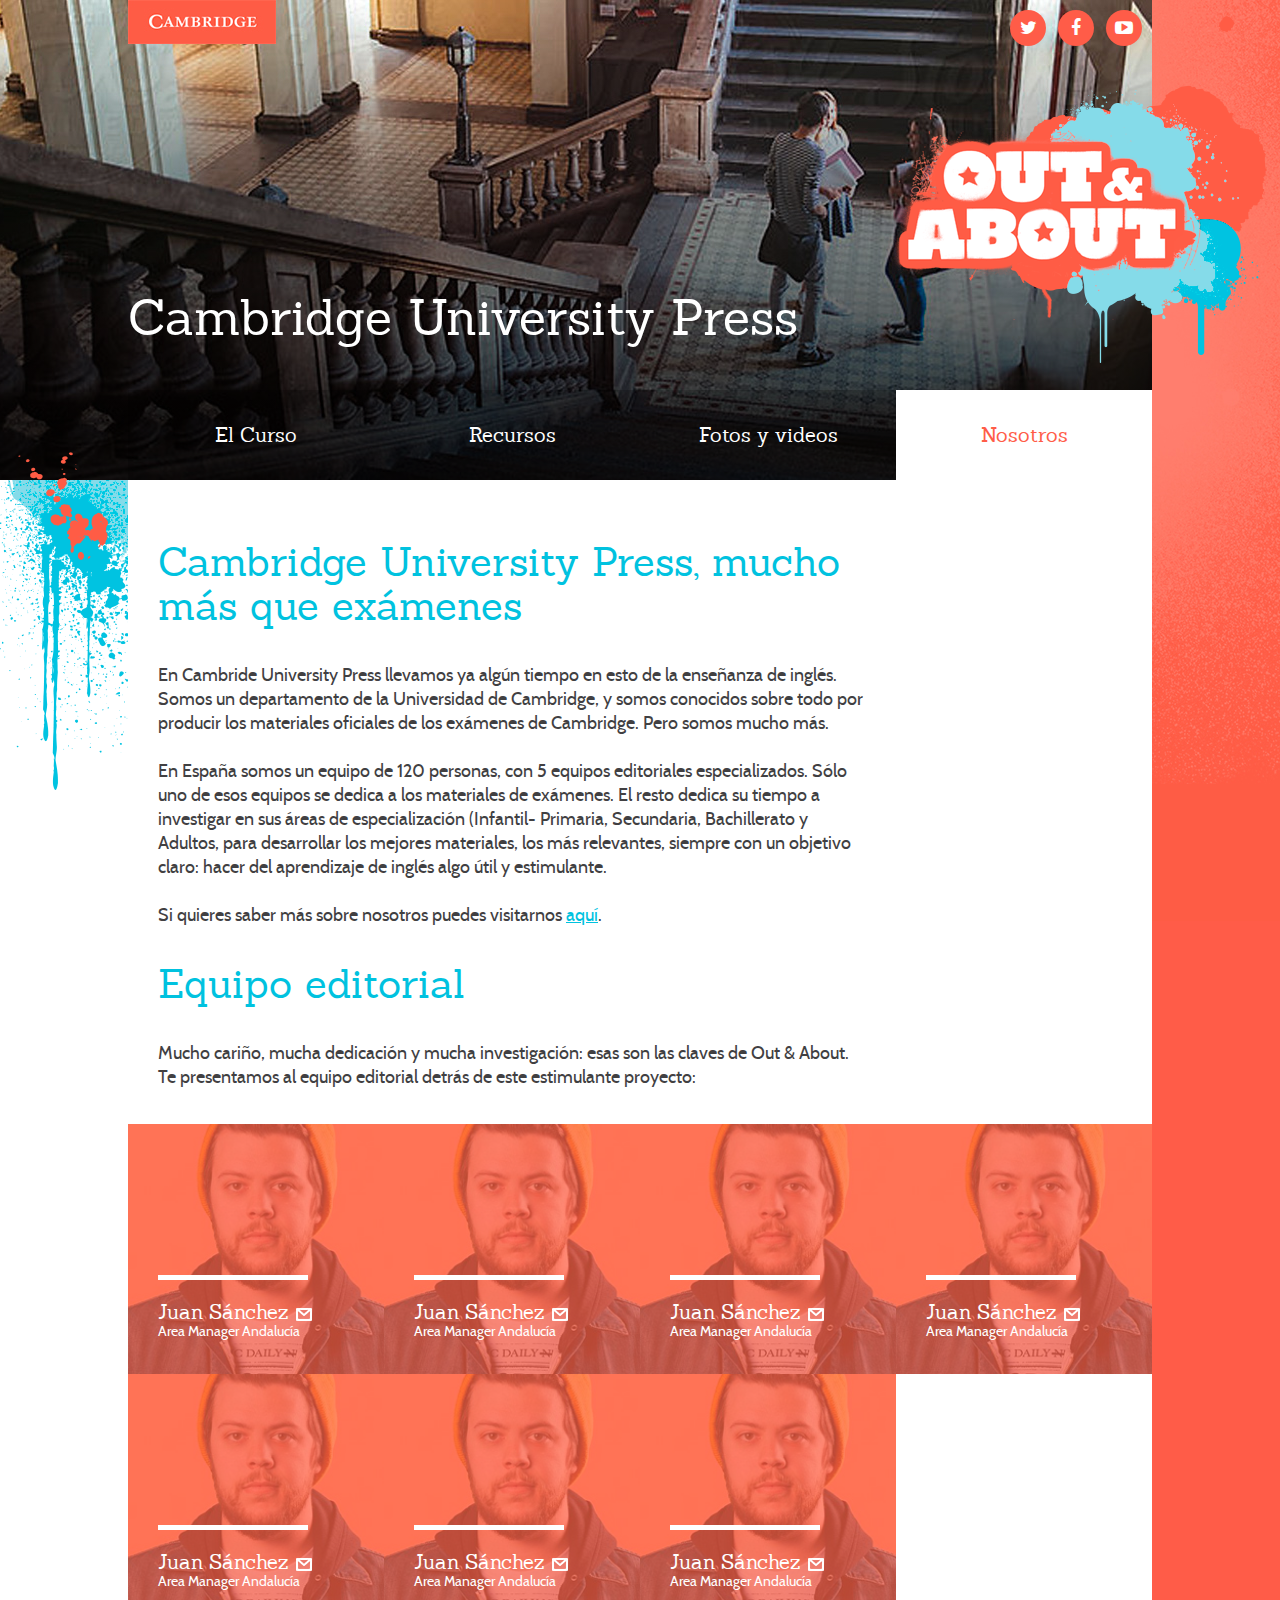
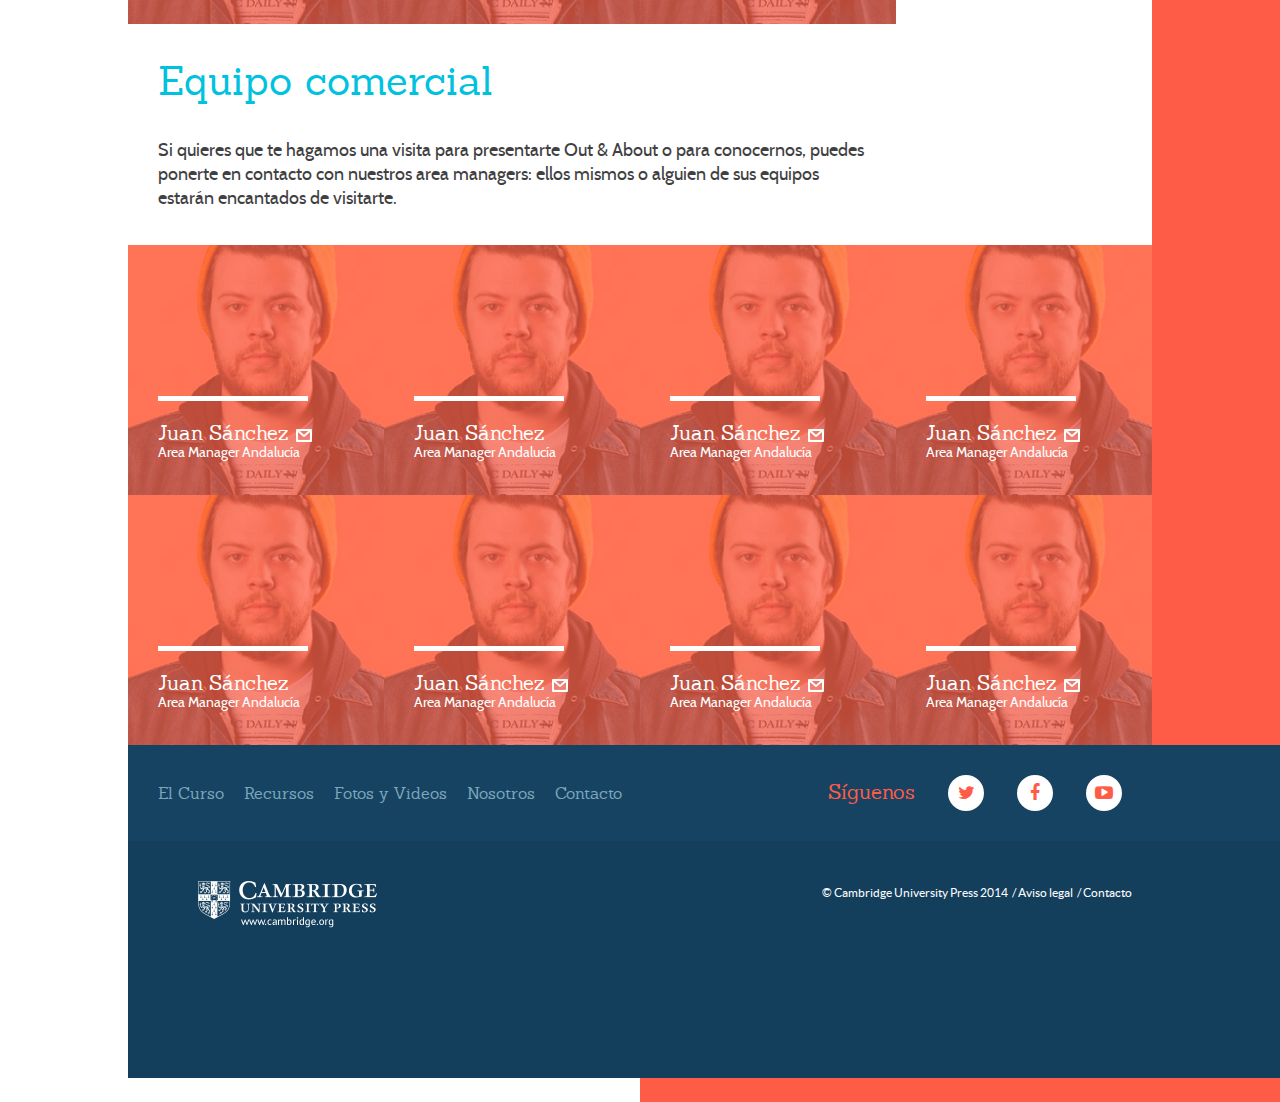
<file: nosotros.html>
<!DOCTYPE html>
<html lang="en">
  <head>
    <meta charset="utf-8">
    <meta http-equiv="X-UA-Compatible" content="IE=edge">
    <meta name="viewport" content="width=device-width, initial-scale=1">
    <meta name="description" content="" />
    <meta content="" name="keywords">
	<meta property="og:title" content=""/>
	<meta property="og:type" content="website"/>
	<meta property="og:url" content=""/>
	<meta property="og:image" content=""/>
	<meta property="og:site_name" content=""/>
	<meta property="og:description" content=""/>
    <title>Out & About | Nosotros</title>

    
    <!-- Custom CSS -->
    <link href="css/jquery.bxslider.css" rel="stylesheet">
    <link href="css/jquery.fs.boxer.min.css" rel="stylesheet">
    <link href="css/fontface.css" rel="stylesheet">
    <link href="css/style.css" rel="stylesheet">
    <!-- Font Awesome styles-->
    <link href="font-awesome/css/font-awesome.min.css" rel="stylesheet">

    <!--[if lt IE 9]>
 
    <![endif]-->
  </head>
  <body>
  	<div id="mask_wrapper">
  	<div id="background-left-space" class="bg_space"></div>
    <div id="background-right-space" class="bg_space"></div>
  	<div id="wrapper">
    	<!--Cabecera-->
    	<div id="cabecera">
        	<div class="contenedor">
            	<h1 id="logo_libro"><a href="index.html">Out & About</a></h1>
                <h2 id="logo_cambridge">Cambridge</h2>
                <span class="manchas"></span>
                <h2 id="titul_secc">Cambridge University Press</h2>
                <div id="cover-top" style="background-image:url(img/cover_top.jpg);"></div>
                <div id="menu_cab">
                	<ul class="main_menu">
                        <li><a href="curso.html">El Curso</a></li>
                        <li><a href="recurso.html">Recursos</a></li>
                        <li><a href="fotos_videos.html">Fotos y videos</a></li>
                        <li><a href="nosotros.html" class="active">Nosotros</a></li>
                     </ul>	
                </div>
                <div id="rrss_cab">
                    <ul class="list_rrss rrss_rojo">
                        <li><a class="fa fa-twitter" href="#"><span class="hide">Twitter</span></a></li>
                        <li><a class="fa fa-facebook" href="#"><span class="hide">Facebook</span></a></li>
                        <li><a class="fa fa-youtube-play" href="#"><span class="hide">Youtube</span></a></li>
                     </ul>
                </div>
            </div>
        </div>
        <!--Fin Cabecera-->
        <!--Cuerpo-->
        <div id="cuerpo">
        	<div class="contenedor">
            	<div id="cont_nosotros">
                	<div class="inside_nosotros">
                    	<div>
                        	<h3>Cambridge University Press, mucho más que exámenes</h3>
                            <p>En Cambride University Press llevamos ya algún tiempo en esto de la enseñanza de inglés. Somos un departamento de la Universidad de Cambridge, y somos conocidos sobre todo por producir los materiales oficiales de los exámenes de Cambridge. Pero somos mucho más.<br/><br/>En España somos un equipo de 120 personas, con 5 equipos editoriales especializados. Sólo uno de esos equipos se dedica a los materiales de exámenes. El resto dedica su tiempo a investigar en sus áreas de especialización (Infantil- Primaria, Secundaria, Bachillerato y Adultos, para desarrollar los mejores materiales, los más relevantes, siempre con un objetivo claro: hacer del aprendizaje de inglés algo útil y estimulante.<br/><br/>Si quieres saber más sobre nosotros puedes visitarnos <a href="#">aquí</a>.</p>
                        </div>
                    </div>
                	<div class="inside_nosotros">
                    	<div>
                        	<h3>Equipo editorial</h3>
                            <p>Mucho cariño, mucha dedicación y mucha investigación: esas son las claves de Out & About. Te presentamos al equipo editorial detrás de este estimulante proyecto:</p>
                        </div>
                    </div>
                    <div class="block_team">
                    	<div class="box_perso" style="background-image:url(img/img_perso.jpg);">
                        	<div class="inside_perso">
                            	<div class="separador_p"></div>
                                	<div class="info_perso"><h4>Juan Sánchez</h4><a href="mailto:test@gmail.com" class="ico_mail">test@gmail.com</a></div>
                                <p>Area Manager Andalucía</p>
                            </div>
                        </div>
                        <div class="box_perso" style="background-image:url(img/img_perso.jpg);">
                        	<div class="inside_perso">
                            	<div class="separador_p"></div>
                                	<div class="info_perso"><h4>Juan Sánchez</h4><a href="mailto:test@gmail.com" class="ico_mail">test@gmail.com</a></div>
                                <p>Area Manager Andalucía</p>
                            </div>
                        </div>
                        <div class="box_perso" style="background-image:url(img/img_perso.jpg);">
                        	<div class="inside_perso">
                            	<div class="separador_p"></div>
                                	<div class="info_perso"><h4>Juan Sánchez</h4><a href="mailto:test@gmail.com" class="ico_mail">test@gmail.com</a></div>
                                <p>Area Manager Andalucía</p>
                            </div>
                        </div>
                        <div class="box_perso" style="background-image:url(img/img_perso.jpg);">
                        	<div class="inside_perso">
                            	<div class="separador_p"></div>
                                	<div class="info_perso"><h4>Juan Sánchez</h4><a href="mailto:test@gmail.com" class="ico_mail">test@gmail.com</a></div>
                                <p>Area Manager Andalucía</p>
                            </div>
                        </div>
                        <div class="box_perso" style="background-image:url(img/img_perso.jpg);">
                        	<div class="inside_perso">
                            	<div class="separador_p"></div>
                                	<div class="info_perso"><h4>Juan Sánchez</h4><a href="mailto:test@gmail.com" class="ico_mail">test@gmail.com</a></div>
                                <p>Area Manager Andalucía</p>
                            </div>
                        </div>
                        <div class="box_perso" style="background-image:url(img/img_perso.jpg);">
                        	<div class="inside_perso">
                            	<div class="separador_p"></div>
                                	<div class="info_perso"><h4>Juan Sánchez</h4><a href="mailto:test@gmail.com" class="ico_mail">test@gmail.com</a></div>
                                <p>Area Manager Andalucía</p>
                            </div>
                        </div>
                        <div class="box_perso" style="background-image:url(img/img_perso.jpg);">
                        	<div class="inside_perso">
                            	<div class="separador_p"></div>
                                	<div class="info_perso"><h4>Juan Sánchez</h4><a href="mailto:test@gmail.com" class="ico_mail">test@gmail.com</a></div>
                                <p>Area Manager Andalucía</p>
                            </div>
                        </div>
                    </div>
                    <div class="inside_nosotros">
                    	<div>
                        	<h3>Equipo comercial</h3>
                            <p>Si quieres que te hagamos una visita para presentarte Out & About o para conocernos, puedes ponerte en contacto con nuestros area managers: ellos mismos o alguien de sus equipos estarán encantados de visitarte. </p>
                        </div>
                    </div>
                     <div class="block_team">
                    	<div class="box_perso" style="background-image:url(img/img_perso.jpg);">
                        	<div class="inside_perso">
                            	<div class="separador_p"></div>
                                	<div class="info_perso"><h4>Juan Sánchez</h4><a href="mailto:test@gmail.com" class="ico_mail">test@gmail.com</a></div>
                                <p>Area Manager Andalucía</p>
                            </div>
                        </div>
                        <div class="box_perso" style="background-image:url(img/img_perso.jpg);">
                        	<div class="inside_perso">
                            	<div class="separador_p"></div>
                                	<div class="info_perso"><h4>Juan Sánchez</h4></div>
                                <p>Area Manager Andalucía</p>
                            </div>
                        </div>
                        <div class="box_perso" style="background-image:url(img/img_perso.jpg);">
                        	<div class="inside_perso">
                            	<div class="separador_p"></div>
                                	<div class="info_perso"><h4>Juan Sánchez</h4><a href="mailto:test@gmail.com" class="ico_mail">test@gmail.com</a></div>
                                <p>Area Manager Andalucía</p>
                            </div>
                        </div>
                        <div class="box_perso" style="background-image:url(img/img_perso.jpg);">
                        	<div class="inside_perso">
                            	<div class="separador_p"></div>
                                	<div class="info_perso"><h4>Juan Sánchez</h4><a href="mailto:test@gmail.com" class="ico_mail">test@gmail.com</a></div>
                                <p>Area Manager Andalucía</p>
                            </div>
                        </div>
                        <div class="box_perso" style="background-image:url(img/img_perso.jpg);">
                        	<div class="inside_perso">
                            	<div class="separador_p"></div>
                                	<div class="info_perso"><h4>Juan Sánchez</h4></div>
                                <p>Area Manager Andalucía</p>
                            </div>
                        </div>
                        <div class="box_perso" style="background-image:url(img/img_perso.jpg);">
                        	<div class="inside_perso">
                            	<div class="separador_p"></div>
                                	<div class="info_perso"><h4>Juan Sánchez</h4><a href="mailto:test@gmail.com" class="ico_mail">test@gmail.com</a></div>
                                <p>Area Manager Andalucía</p>
                            </div>
                        </div>
                        <div class="box_perso" style="background-image:url(img/img_perso.jpg);">
                        	<div class="inside_perso">
                            	<div class="separador_p"></div>
                                	<div class="info_perso"><h4>Juan Sánchez</h4><a href="mailto:test@gmail.com" class="ico_mail">test@gmail.com</a></div>
                                <p>Area Manager Andalucía</p>
                            </div>
                        </div>
                        <div class="box_perso" style="background-image:url(img/img_perso.jpg);">
                        	<div class="inside_perso">
                            	<div class="separador_p"></div>
                                	<div class="info_perso"><h4>Juan Sánchez</h4><a href="mailto:test@gmail.com" class="ico_mail">test@gmail.com</a></div>
                                <p>Area Manager Andalucía</p>
                            </div>
                        </div>
                    </div>
                </div>	
            </div>
        </div>
        <!--Fin Cuerpo-->
        <!--Pie-->
        <div id="pie">
        	<div class="contenedor">
                <div id="pie_rrss">
                	<div class="interior_pie">
                    	<div class="right_p_rrss">
                            <p>Síguenos</p>
                            <ul class="list_rrss rrss_blanco">
                                <li><a class="fa fa-twitter" href="#"><span class="hide">Twitter</span></a></li>
                                <li><a class="fa fa-facebook" href="#"><span class="hide">Facebook</span></a></li>
                                <li><a class="fa fa-youtube-play" href="#"><span class="hide">Youtube</span></a></li>
                             </ul>
                         </div>
                         <ul class="menu_pie">
                            <li><a href="curso.html" title="">El Curso</a></li>
                            <li><a href="recurso.html" title="">Recursos</a></li>
                            <li><a href="fotos_videos.html" title="">Fotos y Videos</a></li>
                            <li><a href="nosotros.html" title="">Nosotros</a></li>
                            <li><a href="#" title="">Contacto</a></li>
                         </ul>
                   </div>  
                </div>
                <div id="pie_info">
                    <div class="interior_pie">
                        <p class="logo_foot">Cambridge University Press</p>
                        <p class="copy_foot">&copy; Cambridge University Press 2014
                            <span><a href="#">Aviso legal</a></span>
                            <span><a href="#">Contacto</a></span>
                        </p>
                    </div>
                </div>
            </div>   
        </div>
        <!--Fin pie-->
        <a href="#" class="up-window">Subir</a>
    </div><!--Fin wrapper--> 
    </div><!--Fin mask wrapper-->     
    <script src="js/jquery.min.js"></script>
    <script src="js/jquery.bxslider.min.js"></script>
    <script src="js/jquery.fs.boxer.min.js"></script>
    <script src="js/jquery.cookie.js"></script>
    <script src="js/jquery.easing.1.3.js"></script>
    <script src="js/jquery.scrollTo.js"></script>
    <script src="js/jquery.fitvids.js"></script>
    <script src="js/application.js"></script>
  </body>
</html>
</file>
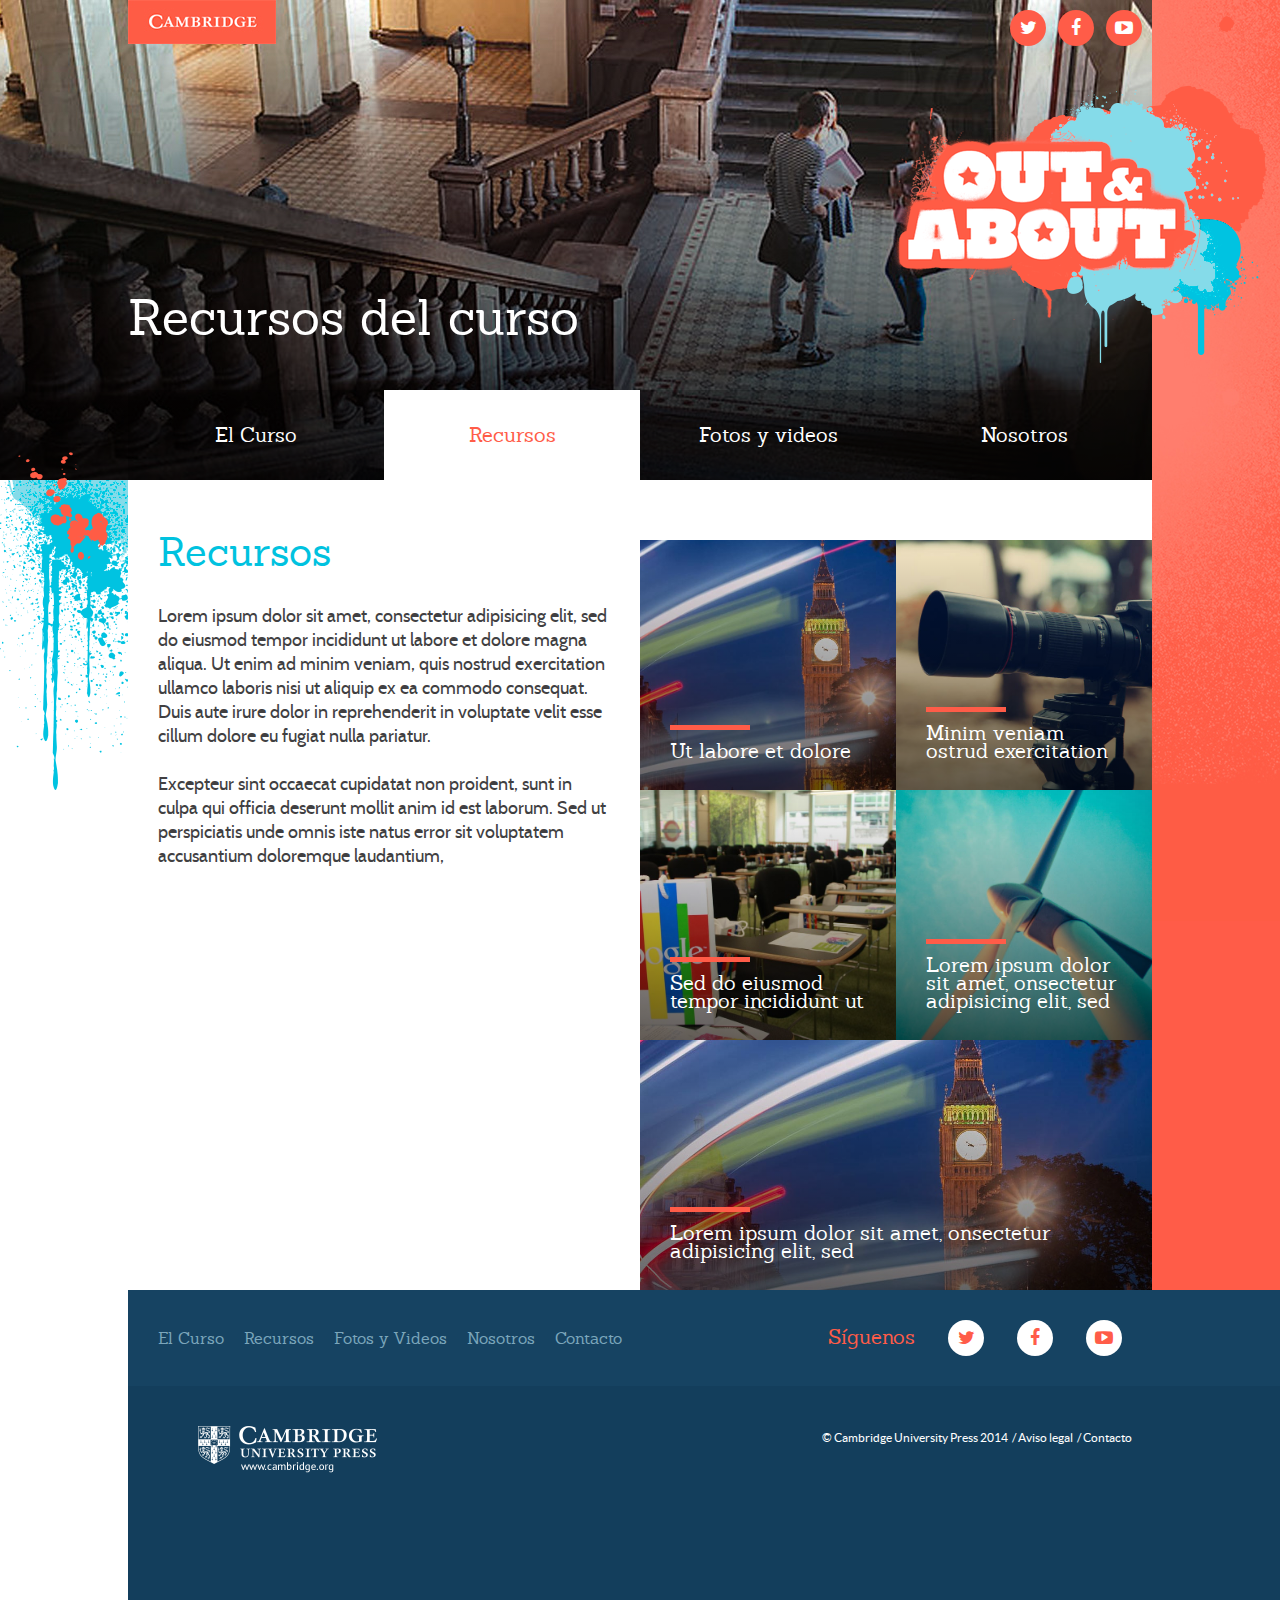
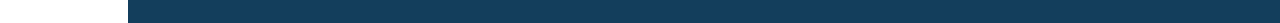
<file: recurso.html>
<!DOCTYPE html>
<html lang="en">
  <head>
    <meta charset="utf-8">
    <meta http-equiv="X-UA-Compatible" content="IE=edge">
    <meta name="viewport" content="width=device-width, initial-scale=1">
    <meta name="description" content="" />
    <meta content="" name="keywords">
	<meta property="og:title" content=""/>
	<meta property="og:type" content="website"/>
	<meta property="og:url" content=""/>
	<meta property="og:image" content=""/>
	<meta property="og:site_name" content=""/>
	<meta property="og:description" content=""/>
    <title>Out & About | Recursos</title>

    
    <!-- Custom CSS -->
    <link href="css/jquery.bxslider.css" rel="stylesheet">
    <link href="css/jquery.fs.boxer.min.css" rel="stylesheet">
    <link href="css/fontface.css" rel="stylesheet">
    <link href="css/style.css" rel="stylesheet">
    <!-- Font Awesome styles-->
    <link href="font-awesome/css/font-awesome.min.css" rel="stylesheet">

    <!--[if lt IE 9]>
 
    <![endif]-->
  </head>
  <body>
  	<div id="mask_wrapper">
  	<div id="background-left-space" class="bg_space"></div>
    <div id="background-right-space" class="bg_space"></div>
  	<div id="wrapper">
    	<!--Cabecera-->
    	<div id="cabecera">
        	<div class="contenedor">
            	<h1 id="logo_libro"><a href="index.html">Out & About</a></h1>
                <h2 id="logo_cambridge">Cambridge</h2>
                <span class="manchas"></span>
                <h2 id="titul_secc">Recursos del curso</h2>
                <div id="cover-top" style="background-image:url(img/cover_top.jpg);"></div>
                <div id="menu_cab">
                	<ul class="main_menu">
                        <li><a href="curso.html">El Curso</a></li>
                        <li><a href="recurso.html" class="active">Recursos</a></li>
                        <li><a href="fotos_videos.html">Fotos y videos</a></li>
                        <li><a href="nosotros.html">Nosotros</a></li>
                     </ul>	
                </div>
                <div id="rrss_cab">
                    <ul class="list_rrss rrss_rojo">
                        <li><a class="fa fa-twitter" href="#"><span class="hide">Twitter</span></a></li>
                        <li><a class="fa fa-facebook" href="#"><span class="hide">Facebook</span></a></li>
                        <li><a class="fa fa-youtube-play" href="#"><span class="hide">Youtube</span></a></li>
                     </ul>
                </div>
            </div>
        </div>
        <!--Fin Cabecera-->
        <!--Cuerpo-->
        <div id="cuerpo">
        	<div class="contenedor">
            	<div id="cont_recursos">
                	<div class="colum_recursos">
                    	<div class="body_recurso">
                    		<h3>Recursos</h3>
                        	<p>Lorem ipsum dolor sit amet, consectetur adipisicing elit, sed do eiusmod tempor incididunt ut labore et dolore magna aliqua. Ut enim ad minim veniam, quis nostrud exercitation ullamco laboris nisi ut aliquip ex ea commodo consequat. Duis aute irure dolor in reprehenderit in voluptate velit esse cillum dolore eu fugiat nulla pariatur.<br/><br/>Excepteur sint occaecat cupidatat non proident, sunt in culpa qui officia deserunt mollit anim id est laborum. Sed ut perspiciatis unde omnis iste natus error sit voluptatem accusantium doloremque laudantium, </p>	
                        </div>
                    </div>	
                    <div class="colum_recursos">
                    	<div id="list_recursos">
                        	
                            <div class="bloque_r" style="background-image:url(img/test3.jpg);">
                               <a class="link_block" href="single.html" title="">
                                    <div class="inside_bloque">
                                       <div class="content_bloque">
                                           <div class="separador rojo"></div>
                                           <p class="txt_cont">Ut labore et dolore</p>
                                       </div>
                                    </div>
                                </a>
                            </div>
                            <div class="bloque_r" style="background-image:url(img/test1.jpg);">
                            	<a class="link_block" href="single.html" title="">
                                    <div class="inside_bloque">
                                       <div class="content_bloque">
                                           <div class="separador rojo"></div>
                                           <p class="txt_cont">Minim veniam ostrud exercitation</p>
                                       </div>
                                    </div>
                                </a>
                            </div>
                            <div class="bloque_r" style="background-image:url(img/test4.jpg);">
                            	<a class="link_block" href="single.html" title="">
                                    <div class="inside_bloque">
                                       <div class="content_bloque">
                                           <div class="separador rojo"></div>
                                           <p class="txt_cont">Sed do eiusmod tempor incididunt ut</p>
                                       </div>
                                    </div>
                                </a>
                            </div>
                            <div class="bloque_r" style="background-image:url(img/test2.jpg);">
                            	<a class="link_block" href="single.html" title="">
                                    <div class="inside_bloque">
                                       <div class="content_bloque">
                                           <div class="separador rojo"></div>
                                           <p class="txt_cont">Lorem ipsum dolor sit amet, onsectetur adipisicing elit, sed</p>
                                       </div>
                                    </div>
                                </a>
                            </div>
                            <div class="bloque_r" style="background-image:url(img/test3.jpg);">
                            	<a class="link_block" href="single.html" title="">
                                    <div class="inside_bloque">
                                       <div class="content_bloque">
                                           <div class="separador rojo"></div>
                                           <p class="txt_cont">Lorem ipsum dolor sit amet, onsectetur adipisicing elit, sed</p>
                                       </div>
                                    </div>
                                </a>
                            </div>
                            	
                        </div>
                    </div>
          		</div>	
            </div>
        </div>
        <!--Fin Cuerpo-->
        <!--Pie-->
        <div id="pie">
        	<div class="contenedor">
                <div id="pie_rrss">
                	<div class="interior_pie">
                    	<div class="right_p_rrss">
                            <p>Síguenos</p>
                            <ul class="list_rrss rrss_blanco">
                                <li><a class="fa fa-twitter" href="#"><span class="hide">Twitter</span></a></li>
                                <li><a class="fa fa-facebook" href="#"><span class="hide">Facebook</span></a></li>
                                <li><a class="fa fa-youtube-play" href="#"><span class="hide">Youtube</span></a></li>
                             </ul>
                         </div>
                         <ul class="menu_pie">
                            <li><a href="curso.html" title="">El Curso</a></li>
                            <li><a href="recurso.html" title="">Recursos</a></li>
                            <li><a href="fotos_videos.html" title="">Fotos y Videos</a></li>
                            <li><a href="nosotros.html" title="">Nosotros</a></li>
                            <li><a href="#" title="">Contacto</a></li>
                         </ul>
                   </div>  
                </div>
                <div id="pie_info">
                    <div class="interior_pie">
                        <p class="logo_foot">Cambridge University Press</p>
                        <p class="copy_foot">&copy; Cambridge University Press 2014
                            <span><a href="#">Aviso legal</a></span>
                            <span><a href="#">Contacto</a></span>
                        </p>
                    </div>
                </div>
            </div>   
        </div>
        <!--Fin pie-->
        <a href="#" class="up-window">Subir</a>
    </div><!--Fin wrapper--> 
    </div><!--Fin mask wrapper-->     
    <script src="js/jquery.min.js"></script>
    <script src="js/jquery.bxslider.min.js"></script>
    <script src="js/jquery.fs.boxer.min.js"></script>
    <script src="js/jquery.cookie.js"></script>
    <script src="js/jquery.easing.1.3.js"></script>
    <script src="js/jquery.scrollTo.js"></script>
    <script src="js/jquery.fitvids.js"></script>
    <script src="js/application.js"></script>
  </body>
</html>
</file>
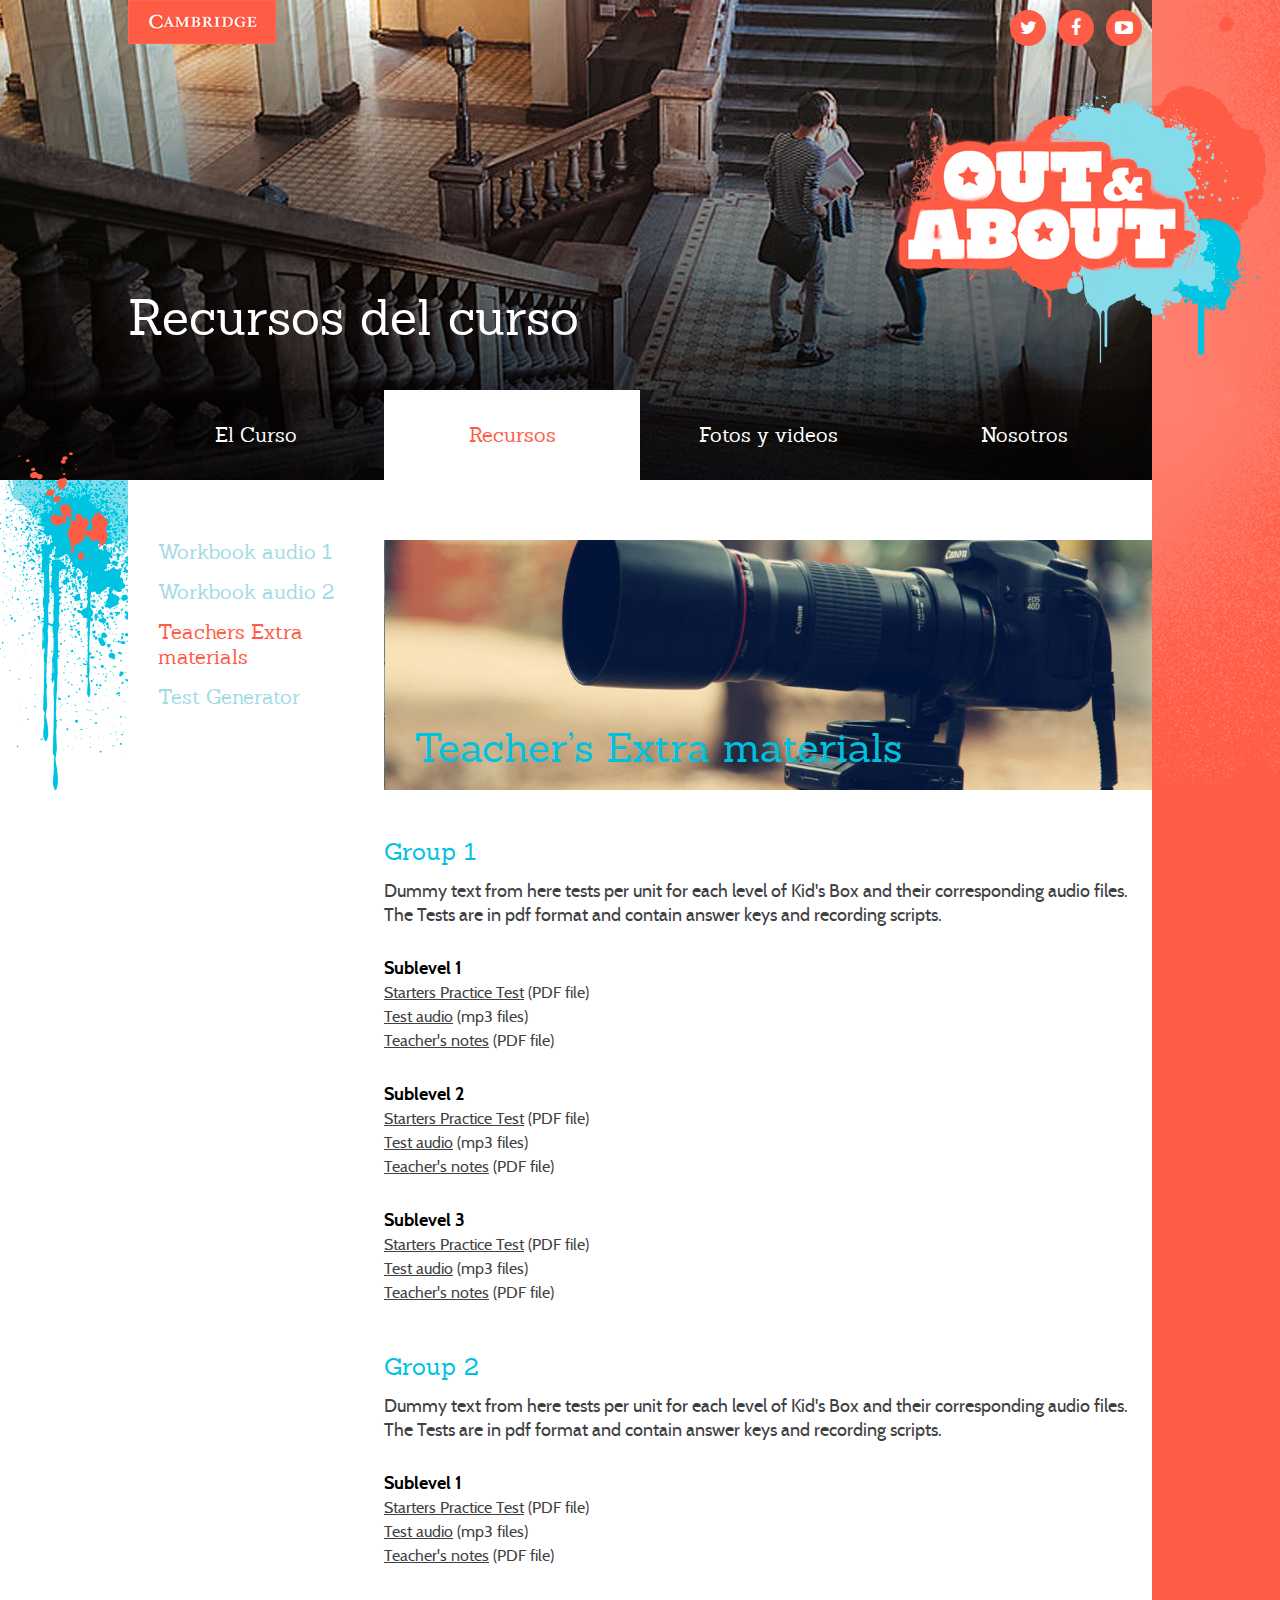
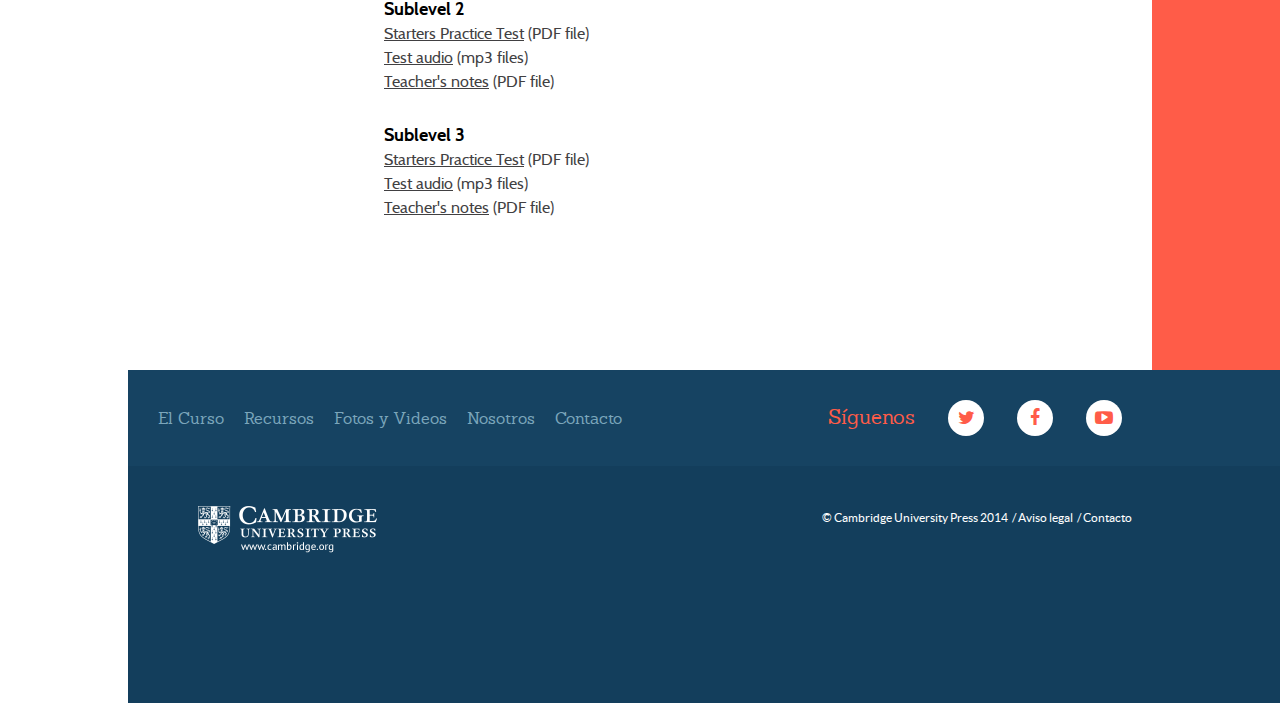
<file: single.html>
<!DOCTYPE html>
<html lang="en">
  <head>
    <meta charset="utf-8">
    <meta http-equiv="X-UA-Compatible" content="IE=edge">
    <meta name="viewport" content="width=device-width, initial-scale=1">
    <meta name="description" content="" />
    <meta content="" name="keywords">
	<meta property="og:title" content=""/>
	<meta property="og:type" content="website"/>
	<meta property="og:url" content=""/>
	<meta property="og:image" content=""/>
	<meta property="og:site_name" content=""/>
	<meta property="og:description" content=""/>
    <title>Out & About | Recursos</title>

    
    <!-- Custom CSS -->
    <link href="css/jquery.bxslider.css" rel="stylesheet">
    <link href="css/jquery.fs.boxer.min.css" rel="stylesheet">
    <link href="css/fontface.css" rel="stylesheet">
    <link href="css/style.css" rel="stylesheet">
    <!-- Font Awesome styles-->
    <link href="font-awesome/css/font-awesome.min.css" rel="stylesheet">

    <!--[if lt IE 9]>
 
    <![endif]-->
  </head>
  <body>
  	<div id="mask_wrapper">
  	<div id="background-left-space" class="bg_space"></div>
    <div id="background-right-space" class="bg_space"></div>
  	<div id="wrapper">
    	<!--Cabecera-->
    	<div id="cabecera">
        	<div class="contenedor">
            	<h1 id="logo_libro"><a href="index.html">Out & About</a></h1>
                <h2 id="logo_cambridge">Cambridge</h2>
                <span class="manchas"></span>
                <h2 id="titul_secc">Recursos del curso</h2>
                <div id="cover-top" style="background-image:url(img/cover_top.jpg);"></div>
                <div id="menu_cab">
                	<ul class="main_menu">
                        <li><a href="curso.html">El Curso</a></li>
                        <li><a href="recurso.html" class="active">Recursos</a></li>
                        <li><a href="fotos_videos.html">Fotos y videos</a></li>
                        <li><a href="nosotros.html">Nosotros</a></li>
                     </ul>	
                </div>
                <div id="rrss_cab">
                    <ul class="list_rrss rrss_rojo">
                        <li><a class="fa fa-twitter" href="#"><span class="hide">Twitter</span></a></li>
                        <li><a class="fa fa-facebook" href="#"><span class="hide">Facebook</span></a></li>
                        <li><a class="fa fa-youtube-play" href="#"><span class="hide">Youtube</span></a></li>
                     </ul>
                </div>
            </div>
        </div>
        <!--Fin Cabecera-->
        <!--Cuerpo-->
        <div id="cuerpo">
        	<div class="contenedor">
            	<div id="cont_recursos">
                	<div id="menu_recursos">
                    	<ul>
                        	<li><a href="single.html" title="">Workbook audio 1</a></li>
                            <li><a href="single.html" title="">Workbook audio 2</a></li>
                            <li><a href="single.html" title="" class="active">Teachers Extra materials</a></li>
                            <li><a href="single.html" title="">Test Generator</a></li>
                        </ul>
                    </div>
                    <div id="cont_single">
                    	<div id="cover_recurso" style="background-image:url(img/test1.jpg);">
                        	<h3>Teacher’s Extra materials</h3>
                        </div>
                        <div class="block_recur">
                            <h4>Group 1</h4>
                            <p>Dummy text from here tests per unit for each level of Kid's Box and their corresponding audio files. The Tests are in pdf format and contain answer keys and recording scripts.</p>
                            <h5>Sublevel 1</h5>
                            <ul>
                            	<li><a href="#" title="">Starters Practice Test</a> (PDF file)</li>
                                <li><a href="#" title="">Test audio</a> (mp3 files)</li>
                                <li><a href="#" title="">Teacher's notes</a> (PDF file)</li>
                            </ul>
                            <h5>Sublevel 2</h5>
                            <ul>
                            	<li><a href="#" title="">Starters Practice Test</a> (PDF file)</li>
                                <li><a href="#" title="">Test audio</a> (mp3 files)</li>
                                <li><a href="#" title="">Teacher's notes</a> (PDF file)</li>
                            </ul>
                            <h5>Sublevel 3</h5>
                            <ul>
                            	<li><a href="#" title="">Starters Practice Test</a> (PDF file)</li>
                                <li><a href="#" title="">Test audio</a> (mp3 files)</li>
                                <li><a href="#" title="">Teacher's notes</a> (PDF file)</li>
                            </ul>
                        </div>
                        <div class="block_recur">
                            <h4>Group 2</h4>
                            <p>Dummy text from here tests per unit for each level of Kid's Box and their corresponding audio files. The Tests are in pdf format and contain answer keys and recording scripts.</p>
                            <h5>Sublevel 1</h5>
                            <ul>
                            	<li><a href="#" title="">Starters Practice Test</a> (PDF file)</li>
                                <li><a href="#" title="">Test audio</a> (mp3 files)</li>
                                <li><a href="#" title="">Teacher's notes</a> (PDF file)</li>
                            </ul>
                            <h5>Sublevel 2</h5>
                            <ul>
                            	<li><a href="#" title="">Starters Practice Test</a> (PDF file)</li>
                                <li><a href="#" title="">Test audio</a> (mp3 files)</li>
                                <li><a href="#" title="">Teacher's notes</a> (PDF file)</li>
                            </ul>
                            <h5>Sublevel 3</h5>
                            <ul>
                            	<li><a href="#" title="">Starters Practice Test</a> (PDF file)</li>
                                <li><a href="#" title="">Test audio</a> (mp3 files)</li>
                                <li><a href="#" title="">Teacher's notes</a> (PDF file)</li>
                            </ul>
                        </div>
                    </div>		
          		</div>	
            </div>
        </div>
        <!--Fin Cuerpo-->
        <!--Pie-->
        <div id="pie">
        	<div class="contenedor">
                <div id="pie_rrss">
                	<div class="interior_pie">
                    	<div class="right_p_rrss">
                            <p>Síguenos</p>
                            <ul class="list_rrss rrss_blanco">
                                <li><a class="fa fa-twitter" href="#"><span class="hide">Twitter</span></a></li>
                                <li><a class="fa fa-facebook" href="#"><span class="hide">Facebook</span></a></li>
                                <li><a class="fa fa-youtube-play" href="#"><span class="hide">Youtube</span></a></li>
                             </ul>
                         </div>
                         <ul class="menu_pie">
                            <li><a href="curso.html" title="">El Curso</a></li>
                            <li><a href="recurso.html" title="">Recursos</a></li>
                            <li><a href="fotos_videos.html" title="">Fotos y Videos</a></li>
                            <li><a href="nosotros.html" title="">Nosotros</a></li>
                            <li><a href="#" title="">Contacto</a></li>
                         </ul>
                   </div>  
                </div>
                <div id="pie_info">
                    <div class="interior_pie">
                        <p class="logo_foot">Cambridge University Press</p>
                        <p class="copy_foot">&copy; Cambridge University Press 2014
                            <span><a href="#">Aviso legal</a></span>
                            <span><a href="#">Contacto</a></span>
                        </p>
                    </div>
                </div>
            </div>   
        </div>
        <!--Fin pie-->
        <a href="#" class="up-window">Subir</a>
    </div><!--Fin wrapper-->  
    </div><!--Fin mask wrapper-->    
    <script src="js/jquery.min.js"></script>
    <script src="js/jquery.bxslider.min.js"></script>
    <script src="js/jquery.fs.boxer.min.js"></script>
    <script src="js/jquery.cookie.js"></script>
    <script src="js/jquery.easing.1.3.js"></script>
    <script src="js/jquery.scrollTo.js"></script>
    <script src="js/jquery.fitvids.js"></script>
    <script src="js/application.js"></script>
  </body>
</html>
</file>
<file: css/fontface.css>
/******************************
FUENTES CAMBRIDGE UNIVERSITY
*****************************/

@font-face {
    font-family: 'latobold';
    src: url('../fonts/lato-bold-webfont.eot');
    src: url('../fonts/lato-bold-webfont.eot?#iefix') format('embedded-opentype'),
         url('../fonts/lato-bold-webfont.woff') format('woff'),
         url('../fonts/lato-bold-webfont.ttf') format('truetype'),
         url('../fonts/lato-bold-webfont.svg#latobold') format('svg');
    font-weight: normal;
    font-style: normal;

}




@font-face {
    font-family: 'latoregular';
    src: url('../fonts/lato-regular-webfont.eot');
    src: url('../fonts/lato-regular-webfont.eot?#iefix') format('embedded-opentype'),
         url('../fonts/lato-regular-webfont.woff') format('woff'),
         url('../fonts/lato-regular-webfont.ttf') format('truetype'),
         url('../fonts/lato-regular-webfont.svg#latoregular') format('svg');
    font-weight: normal;
    font-style: normal;

}



@font-face {
    font-family: 'latolight';
    src: url('../fonts/lato-light-webfont.eot');
    src: url('../fonts/lato-light-webfont.eot?#iefix') format('embedded-opentype'),
         url('../fonts/lato-light-webfont.woff') format('woff'),
         url('../fonts/lato-light-webfont.ttf') format('truetype'),
         url('../fonts/lato-light-webfont.svg#latolight') format('svg');
    font-weight: normal;
    font-style: normal;

}



@font-face {
    font-family: 'latoblack';
    src: url('../fonts/lato-black-webfont.eot');
    src: url('../fonts/lato-black-webfont.eot?#iefix') format('embedded-opentype'),
         url('../fonts/lato-black-webfont.woff') format('woff'),
         url('../fonts/lato-black-webfont.ttf') format('truetype'),
         url('../fonts/lato-black-webfont.svg#latoblack') format('svg');
    font-weight: normal;
    font-style: normal;

}

@font-face {
    font-family: 'latoitalic';
    src: url('../fonts/lato-italic-webfont.eot');
    src: url('../fonts/lato-italic-webfont.eot?#iefix') format('embedded-opentype'),
         url('../fonts/lato-italic-webfont.woff') format('woff'),
         url('../fonts/lato-italic-webfont.ttf') format('truetype'),
         url('../fonts/lato-italic-webfont.svg#latoitalic') format('svg');
    font-weight: normal;
    font-style: normal;

}

@font-face {
    font-family: 'latobold_italic';
    src: url('../fonts/lato-bolditalic-webfont.eot');
    src: url('../fonts/lato-bolditalic-webfont.eot?#iefix') format('embedded-opentype'),
         url('../fonts/lato-bolditalic-webfont.woff') format('woff'),
         url('../fonts/lato-bolditalic-webfont.ttf') format('truetype'),
         url('../fonts/lato-bolditalic-webfont.svg#latobold_italic') format('svg');
    font-weight: normal;
    font-style: normal;

}

@font-face {
    font-family: 'kreonregular';
    src: url('../fonts/kreon-regular-webfont.eot');
    src: url('../fonts/kreon-regular-webfont.eot?#iefix') format('embedded-opentype'),
         url('../fonts/kreon-regular-webfont.woff') format('woff'),
         url('../fonts/kreon-regular-webfont.ttf') format('truetype'),
         url('../fonts/kreon-regular-webfont.svg#kreonregular') format('svg');
    font-weight: normal;
    font-style: normal;

}

@font-face {
    font-family: 'cabinregular';
    src: url('../fonts/cabin-regular-webfont.eot');
    src: url('../fonts/cabin-regular-webfont.eot?#iefix') format('embedded-opentype'),
         url('../fonts/cabin-regular-webfont.woff') format('woff'),
         url('../fonts/cabin-regular-webfont.ttf') format('truetype'),
         url('../fonts/cabin-regular-webfont.svg#cabinregular') format('svg');
    font-weight: normal;
    font-style: normal;

}

@font-face {
    font-family: 'cabinbold';
    src: url('../fonts/cabin-bold-webfont.eot');
    src: url('../fonts/cabin-bold-webfont.eot?#iefix') format('embedded-opentype'),
         url('../fonts/cabin-bold-webfont.woff') format('woff'),
         url('../fonts/cabin-bold-webfont.ttf') format('truetype'),
         url('../fonts/cabin-bold-webfont.svg#cabinbold') format('svg');
    font-weight: normal;
    font-style: normal;

}

@font-face {
    font-family: 'sanchezregular';
    src: url('../fonts/sanchez-regular-webfont.eot');
    src: url('../fonts/sanchez-regular-webfont.eot?#iefix') format('embedded-opentype'),
         url('../fonts/sanchez-regular-webfont.woff2') format('woff2'),
         url('../fonts/sanchez-regular-webfont.woff') format('woff'),
         url('../fonts/sanchez-regular-webfont.ttf') format('truetype'),
         url('../fonts/sanchez-regular-webfont.svg#sanchezregular') format('svg');
    font-weight: normal;
    font-style: normal;

}

@font-face {
	font-family: 'icomoon';
	src:url('../fonts/icomoon.eot?mx7xpv');
	src:url('../fonts/icomoon.eot?#iefixmx7xpv') format('embedded-opentype'),
		url('../fonts/icomoon.woff?mx7xpv') format('woff'),
		url('../fonts/icomoon.ttf?mx7xpv') format('truetype'),
		url('../fonts/icomoon.svg?mx7xpv#icomoon') format('svg');
	font-weight: normal;
	font-style: normal;
}
</file>
<file: css/style.css>
/*
Proyecto: Cambridge University (Out&About)  
Autor: Pedro de la Cruz  
Fecha: 26/11/2014
*/

/*//////////////////////////////////////////////////////////////////////////////////////////////////////////////////////////////////////////////////////////////////////////////////////////////////////

RESET

///////////////////////////////////////////////////////////////////////////////////////////////////////////////////////////////////////////////////////////////////////////////////////////////////////*/

html, body, div, span, applet, object, iframe,
h1, h2, h3, h4, h5, h6, p, blockquote, pre,
a, abbr, acronym, address, big, cite, code,
del, dfn, em, img, ins, kbd, q, s, samp,
small, strike, strong, sub, sup, tt, var,
b, u, i, center,
dl, dt, dd, ol, ul, li,
fieldset, form, label, legend,
table, caption, tbody, tfoot, thead, tr, th, td,
article, aside, canvas, details, embed,
figure, figcaption, footer, header, hgroup,
menu, nav, output, ruby, section, summary,
time, mark, audio, video {
	margin: 0;
	padding: 0;
	border: 0;
	font-size: 100%;
	font: inherit;
	vertical-align: baseline;
	-webkit-font-smoothing: antialiased;
}
/* HTML5 display-role reset for older browsers */
article, aside, details, figcaption, figure,
footer, header, hgroup, menu, nav, section {
	display: block;
}
body {
	line-height: 1;
}
ol, ul {
	list-style: none;
}
blockquote, q {
	quotes: none;
}
blockquote:before, blockquote:after,
q:before, q:after {
	content: '';
	content: none;
}
table {
	border-collapse: collapse;
	border-spacing: 0;
}

a{outline: medium none;text-decoration: none;}
a img{border:none;}

input:focus,
select:focus,
textarea:focus,
button:focus {
    outline: none;
}

a:active, a:focus, a:visited {
    outline: none !important;
}

/*****************************
PROPIEDADES GENERALES
******************************/
html,body{height:100%;}
body{margin:0;padding:0;font-family:'latoregular', Helvetica, sans-serif;font-size: 1em;line-height: 1.5em;background:#ff5c48;}
#background-left-space {height: 100%;left: 0;position: absolute;top: 0;width: 50%;background:#ffffff;z-index:1;background:#ffffff url(../img/sprite_l.png) right 350px top 305px no-repeat;}
#background-right-space {height: 100%;left: 50%;position: absolute;top: 0;width: 50%;background:#ff5c48;z-index:1;background:url(../img/sprite_bg.jpg) 512px 0px no-repeat;}

#mask_wrapper{overflow:hidden;}
#wrapper{background:#ff5c48;width:100%;max-width:1024px;margin:0 auto;position:relative;z-index:5;}
.contenedor{width:100%;max-width:1024px;margin:0 auto;position:relative;}

/*****************************
PROPIEDADES CABECERA
******************************/
#cabecera{height:480px;}

#cabecera .contenedor{height:480px;}

.manchas{position:absolute;bottom:-80px;display:block;left:-110px;background:url(../img/gotas_l.png) top left no-repeat;width:90px;height:108px;z-index:30;}

/** MENU CABECERA **/
#menu_cab{position:absolute;bottom:0;display:block;width:100%;z-index:20;}
.main_menu{margin:0;padding:0;font-size: 0;}
.main_menu li{display:inline-block;width:25%;font-size: 16px;}
.main_menu li a{height:90px;line-height:90px;color:#ffffff;display:inline-block;text-align:center;width:100%;background:rgba(0,0,0,0.2);font-size:20px;font-family:'sanchezregular', Helvetica, sans-serif;}
.main_menu li a.active{background:#ffffff;color:#ff5c48;}

/** SLIDER HOME **/
#cover-top{height:480px;position:absolute;width:100%;z-index:10;background-repeat:no-repeat;background-position:center center;background-size:cover;-ms-behavior: url(/backgroundsize.min.htc);}
#cover-top:after {content:'';position:absolute;left:0px;top:0px;width:100%;height:100%;background:-moz-linear-gradient(top, rgba(255, 255, 255, 0) 0%, rgba(0, 0, 0, 0.6) 100%);background:-webkit-gradient(linear, left top, left bottom, color-stop(0%, rgba(255, 255, 255, 0)), color-stop(100%, rgba(0, 0, 0, 0.6)));background:-webkit-linear-gradient(top, rgba(255, 255, 255, 0) 0%, rgba(0, 0, 0, 0.6) 100%);background:-o-linear-gradient(top, rgba(255, 255, 255, 0) 0%, rgba(0, 0, 0, 0.6) 100%);background:-ms-linear-gradient(top, rgba(255, 255, 255, 0) 0%, rgba(0, 0, 0, 0.6) 100%);background:linear-gradient(to bottom, rgba(255, 255, 255, 0) 0%, rgba(0, 0, 0, 0.6) 100%);filter:progid:DXImageTransform.Microsoft.gradient(startColorstr='#00ffffff',endColorstr='#99000000',GradientType=0)}
#titul_secc{display:inline-block;position:absolute;z-index:20;color:#ffffff;font-size:50px;font-family:'sanchezregular', Helvetica, sans-serif;left:0;bottom:150px;}

/** SLIDER HOME **/
#slider{height:480px;position:absolute;width:100%;z-index:10;}
.cont_gall{height:480px;background-repeat:no-repeat;background-position:center center;background-size:cover;-ms-behavior: url(/backgroundsize.min.htc);}
.cont_gall:after {content:'';position:absolute;left:0px;top:0px;width:100%;height:100%;background:-moz-linear-gradient(top, rgba(255, 255, 255, 0) 0%, rgba(0, 0, 0, 0.6) 100%);background:-webkit-gradient(linear, left top, left bottom, color-stop(0%, rgba(255, 255, 255, 0)), color-stop(100%, rgba(0, 0, 0, 0.6)));background:-webkit-linear-gradient(top, rgba(255, 255, 255, 0) 0%, rgba(0, 0, 0, 0.6) 100%);background:-o-linear-gradient(top, rgba(255, 255, 255, 0) 0%, rgba(0, 0, 0, 0.6) 100%);background:-ms-linear-gradient(top, rgba(255, 255, 255, 0) 0%, rgba(0, 0, 0, 0.6) 100%);background:linear-gradient(to bottom, rgba(255, 255, 255, 0) 0%, rgba(0, 0, 0, 0.6) 100%);filter:progid:DXImageTransform.Microsoft.gradient(startColorstr='#00ffffff',endColorstr='#99000000',GradientType=0)}

#info_slider{position:absolute;width:580px;z-index:30;overflow:hidden;height:170px;margin-left:-60px;top:50%;margin-top:-75px;}
#content_slider{margin-left:60px;margin-right:60px;width:460px;height:170px;overflow:hidden;}
.info_box{overflow:hidden;float:left;}
.info_box h2{font-size:50px;font-family:'sanchezregular', Helvetica, sans-serif;line-height:48px;margin-bottom:10px;}
.info_box h2 a{color:#ffffff;}
.info_box p{color:#ffffff;}
.prev_slider{position:absolute;top:0;left:0;display:block;background:url(../img/arrow_slider.png) 0px 0px no-repeat;width:12px;height:24px;top:50%;margin-top:-12px;text-indent:-99999px;}
.next_slider{position:absolute;top:0;right:0;display:block;background:url(../img/arrow_slider.png) 0px -24px no-repeat;width:12px;height:24px;top:50%;margin-top:-12px;text-indent:-99999px;}
#bullet_slider{position:absolute;bottom:0px;}
#bullet_slider a{display:inline-block;background-image:url(../img/bullet_slider.png);background-repeat:no-repeat;background-position:0px 0px;width:10px;height:10px;overflow:hidden;text-indent:-99999px;margin-left:3px;}
#bullet_slider a:first-child{margin-left:0;}
#bullet_slider a:hover{background-position:0px -10px;}
#bullet_slider a.active{background-position:0px -10px;}

/** BOTONES RRSS **/
#rrss_cab{position:absolute;top:10px;right:10px;z-index:20;}
.list_rrss{margin:0;padding:0;}
.list_rrss li{display:inline-block;}
.list_rrss li a{line-height:36px;display:inline-block;margin-left:9px;height:36px;width:36px;text-align:center;-webkit-border-radius: 20px;-moz-border-radius: 20px;border-radius: 20px;font-size:18px;-webkit-transition: all 0.2s ease-in-out;-moz-transition: all 0.2s ease-in-out;-o-transition: all 0.2s ease-in-out;transition: all 0.2s ease-in-out;}
.list_rrss.rrss_rojo li a{color:#ffffff;background:#ff5c48;}
.list_rrss.rrss_blanco li a{color:#ff5c48;background:#ffffff;}

/** LOGOS **/
#logo_cambridge{display:block;text-indent:-99999px;width:148px;height:48px;background:url(../img/logo_cambridge.jpg) top left no-repeat;position:absolute;top:0;left:0;z-index:20;}
#logo_libro{display:block;text-indent:-99999px;width:380px;height:347px;background:url(../img/logo_libro.png) top left no-repeat;position:absolute;top:50%;right:0;margin-top:-224px;margin-right:-115px;z-index:20;}
#logo_libro a{display:block;width:380px;height:347px;}

/*****************************
PROPIEDADES CUERPO
******************************/
#cuerpo{background:#ffffff;}

#menu_bloques{overflow:hidden;}
.bloque_1{height:500px;width:50%;float:left;position:relative;background-size:cover;-ms-behavior: url(/backgroundsize.min.htc);background-position:center center;background-repeat:no-repeat;}
.bloque_1:before {display:none;visibility:hidden;opacity:0;content:'';position:absolute;left:0px;top:0px;width:100%;height:100%;background-color:rgba(0, 0, 0, 0.5);-webkit-animation:fadeIn 0.4s forwards;animation:fadeIn 0.4s forwards}
.bloque_1:hover::before{display:block;visibility:visible;opacity:1}
.bloque_1:after {content:'';position:absolute;left:0px;top:0px;width:100%;height:100%;background:-moz-linear-gradient(top, rgba(255, 255, 255, 0) 0%, rgba(0, 0, 0, 0.6) 100%);background:-webkit-gradient(linear, left top, left bottom, color-stop(0%, rgba(255, 255, 255, 0)), color-stop(100%, rgba(0, 0, 0, 0.6)));background:-webkit-linear-gradient(top, rgba(255, 255, 255, 0) 0%, rgba(0, 0, 0, 0.6) 100%);background:-o-linear-gradient(top, rgba(255, 255, 255, 0) 0%, rgba(0, 0, 0, 0.6) 100%);background:-ms-linear-gradient(top, rgba(255, 255, 255, 0) 0%, rgba(0, 0, 0, 0.6) 100%);background:linear-gradient(to bottom, rgba(255, 255, 255, 0) 0%, rgba(0, 0, 0, 0.6) 100%);filter:progid:DXImageTransform.Microsoft.gradient(startColorstr='#00ffffff',endColorstr='#99000000',GradientType=0)}

.bloque_2{height:500px;width:25%;float:left;position:relative;background-size:cover;-ms-behavior: url(/backgroundsize.min.htc);background-position:center center;background-repeat:no-repeat;}
.bloque_2:before {display:none;visibility:hidden;opacity:0;content:'';position:absolute;left:0px;top:0px;width:100%;height:100%;background-color:rgba(0, 0, 0, 0.5);-webkit-animation:fadeIn 0.4s forwards;animation:fadeIn 0.4s forwards}
.bloque_2:hover::before{display:block;visibility:visible;opacity:1}
.bloque_2:after {content:'';position:absolute;left:0px;top:0px;width:100%;height:100%;background:-moz-linear-gradient(top, rgba(255, 255, 255, 0) 0%, rgba(0, 0, 0, 0.6) 100%);background:-webkit-gradient(linear, left top, left bottom, color-stop(0%, rgba(255, 255, 255, 0)), color-stop(100%, rgba(0, 0, 0, 0.6)));background:-webkit-linear-gradient(top, rgba(255, 255, 255, 0) 0%, rgba(0, 0, 0, 0.6) 100%);background:-o-linear-gradient(top, rgba(255, 255, 255, 0) 0%, rgba(0, 0, 0, 0.6) 100%);background:-ms-linear-gradient(top, rgba(255, 255, 255, 0) 0%, rgba(0, 0, 0, 0.6) 100%);background:linear-gradient(to bottom, rgba(255, 255, 255, 0) 0%, rgba(0, 0, 0, 0.6) 100%);filter:progid:DXImageTransform.Microsoft.gradient(startColorstr='#00ffffff',endColorstr='#99000000',GradientType=0)}

.bloque_3{height:250px;width:25%;float:left;position:relative;background-size:cover;-ms-behavior: url(/backgroundsize.min.htc);background-position:center center;background-repeat:no-repeat;}
.bloque_3:before {display:none;visibility:hidden;opacity:0;content:'';position:absolute;left:0px;top:0px;width:100%;height:100%;background-color:rgba(0, 0, 0, 0.5);-webkit-animation:fadeIn 0.4s forwards;animation:fadeIn 0.4s forwards}
.bloque_3:hover::before{display:block;visibility:visible;opacity:1}
.bloque_3:after {content:'';position:absolute;left:0px;top:0px;width:100%;height:100%;background:-moz-linear-gradient(top, rgba(255, 255, 255, 0) 0%, rgba(0, 0, 0, 0.6) 100%);background:-webkit-gradient(linear, left top, left bottom, color-stop(0%, rgba(255, 255, 255, 0)), color-stop(100%, rgba(0, 0, 0, 0.6)));background:-webkit-linear-gradient(top, rgba(255, 255, 255, 0) 0%, rgba(0, 0, 0, 0.6) 100%);background:-o-linear-gradient(top, rgba(255, 255, 255, 0) 0%, rgba(0, 0, 0, 0.6) 100%);background:-ms-linear-gradient(top, rgba(255, 255, 255, 0) 0%, rgba(0, 0, 0, 0.6) 100%);background:linear-gradient(to bottom, rgba(255, 255, 255, 0) 0%, rgba(0, 0, 0, 0.6) 100%);filter:progid:DXImageTransform.Microsoft.gradient(startColorstr='#00ffffff',endColorstr='#99000000',GradientType=0)}

.inside_bloque{position:absolute;width:0;bottom:0;width:100%;z-index:10;}
.content_bloque{padding-bottom:30px;padding-left:30px;padding-right:30px;}
.inside_bloque h2{font-family:'sanchezregular', Helvetica, sans-serif;font-size:34px;margin-bottom:10px;padding-right:20px;line-height:31px;color:#ffffff;}
.inside_bloque h2 a{color:#ffffff;}
.inside_bloque p{color:#ffffff;font-size:18px;margin-top:12px;line-height:18px;}
.inside_bloque p.txt_cont{font-family:'sanchezregular', Helvetica, sans-serif;font-size:20px;}
.clasif-cont{display:inline-block;position:absolute;top:30px;left:30px;background:#ffffff;color:#ff5c48;font-family:'sanchezregular', Helvetica, sans-serif;font-size:14px;padding-left:20px;padding-right:20px;}

.separador{display:block;width:80px;height:5px;}
.separador.azul{background:#00c2df;}
.separador.rojo{background:#ff5c48;}

#contenidos_bloques{overflow:hidden;}

/*****************************
PROPIEDADES PIE
******************************/

#pie{}

.interior_pie{width:100%;max-width:1024px;overflow:hidden;}

#pie_rrss{background:#164362;padding-top:30px;padding-bottom:30px;text-align:center;}
.right_p_rrss{float:right;margin-right:30px;}
#pie_rrss .list_rrss{display:inline-block;}
#pie_rrss .list_rrss li a{margin-left:30px;}
#pie_rrss .list_rrss li:first-child a {margin-left: 0;}
#pie_rrss p{color:#ff5c48;display:inline-block;font-family:'sanchezregular', Helvetica, sans-serif;font-size:20px;display:inline-block;margin-right:30px;}

#pie_rrss .menu_pie{padding:0;margin:0;font-size:0;display:inline-block;float:left;margin-left:30px;}
#pie_rrss .menu_pie li{display:inline-block;font-size:16px;margin-left:20px;height:36px;line-height:36px;}
#pie_rrss .menu_pie li:first-child{margin-left:0;}
#pie_rrss .menu_pie li a{color:#7ba6bb;font-family:'sanchezregular', Helvetica, sans-serif;font-size:16px;}

#pie_info{background:#133e5c;padding-top:40px;padding-bottom:150px;}
#pie_info > div {overflow: hidden;}
.logo_foot{display:block;text-indent:-99999px;background:url(../img/logo_pie.png) top left no-repeat;width:179px;height:47px;float:left;margin-left:70px;}
.copy_foot{float:right;color:#ffffff;font-size:12px;margin-right:20px;}
.copy_foot a:before {color: #ffffff;content: "/";padding: 0 2px;}
.copy_foot a{color:#ffffff;-webkit-transition: all 0.2s ease-in-out;-moz-transition: all 0.2s ease-in-out;-o-transition: all 0.2s ease-in-out;transition: all 0.2s ease-in-out;}


/*****************************
PROPIEDADES CURSOS
******************************/
#intro_curso{overflow:hidden;padding-bottom:60px;padding-top:60px;}
.colum_intro{width:50%;float:left;}
.colum_intro div{padding-left:30px;padding-right:30px;margin-bottom:60px;}
.colum_intro div:last-child{margin-bottom:0;}
.colum_intro div h3{font-size:40px;color:#00c2df;font-family:'sanchezregular', Helvetica, sans-serif;margin-bottom:20px;line-height:41px;}
.colum_intro div p{font-family:'cabinregular', Helvetica, sans-serif;font-size:18px;color:#414042;}
.colum_intro div p strong{font-family:'cabinbold', Helvetica, sans-serif;}
.colum_intro div img{max-width:100%;}

#cover_componentes{height:250px;background-repeat:no-repeat;background-position:center center;background-size:cover;-ms-behavior: url(/backgroundsize.min.htc);position:relative;}
#cover_componentes h3{position:absolute;color:#ffffff;font-family:'sanchezregular', Helvetica, sans-serif;font-size:16px;left:70px;font-size:40px;bottom:150px;}
#cover_componentes ul{margin:0;padding:0;position:absolute;bottom:0;font-size:0;display:block;width:100%;}
#cover_componentes ul li{display:inline-block;font-size:16px;width:25%;}
#cover_componentes ul li a{height:90px;line-height:90px;color:#ffffff;display:inline-block;text-align:center;width:100%;background:rgba(0,0,0,0.2);font-size:20px;font-family:'sanchezregular', Helvetica, sans-serif;}
#cover_componentes ul li a.active{background:#00c2df;color:#ffffff;}

#cont_componentes{padding-bottom:60px;}
#profesores{overflow:hidden;}
#alumnos{overflow:hidden;}
#digital{overflow:hidden;}
.box_componentes{display:block;width:25%;float:left;}
.header_comp{height:250px;background-repeat:no-repeat;background-position:center center;background-size:cover;-ms-behavior: url(/backgroundsize.min.htc);position:relative;}
.header_comp:after{background:#00c2df;content:'';position:absolute;left:0px;top:0px;width:100%;height:100%;opacity:0.7;}
.inside_header_c{position:absolute;bottom:30px;padding-left:30px;padding-right:30px;z-index:20;}
.inside_header_c h4{margin-top:10px;font-family:'sanchezregular', Helvetica, sans-serif;font-size:20px;}
.inside_header_c h4 a{color:#ffffff;}
.separador_big{display:block;height:5px;width:150px;background:#ffffff;}
.body_comp{padding:30px;}
.body_comp p{color:#414042;font-size:16px;font-family:'cabinregular', Helvetica, sans-serif;}

/*****************************
PROPIEDADES RECURSOS
******************************/
#cont_recursos{padding-top:60px;overflow:hidden;}
.colum_recursos{width:50%;float:left;}
.body_recurso{padding-left:30px;padding-right:30px;padding-bottom:30px;}
.body_recurso h3{color:#00c2df;font-size:40px;font-family:'sanchezregular', Helvetica, sans-serif;margin-bottom:40px;}
.body_recurso p{font-size:18px;color:#414042;font-family:'cabinregular', Helvetica, sans-serif;}
#list_recursos{overflow:hidden;padding-left:0;padding-right:0;}
.link_block{display:block;height:100%;width:100%;z-index:15;position:absolute;}

#list_recursos .bloque_r:last-child{width:100%;}
.bloque_r{height:250px;width:50%;float:left;position:relative;background-size:cover;-ms-behavior: url(/backgroundsize.min.htc);background-position:center center;background-repeat:no-repeat;padding-left:0;padding-right:0;margin-bottom:0;}
.bloque_r:before {display:none;visibility:hidden;opacity:0;content:'';position:absolute;left:0px;top:0px;width:100%;height:100%;background-color:rgba(0, 0, 0, 0.5);-webkit-animation:fadeIn 0.4s forwards;animation:fadeIn 0.4s forwards}
.bloque_r:hover::before{display:block;visibility:visible;opacity:1;z-index:10;}
.bloque_r:after {content:'';position:absolute;left:0px;top:0px;width:100%;height:100%;background:-moz-linear-gradient(top, rgba(255, 255, 255, 0) 0%, rgba(0, 0, 0, 0.6) 100%);background:-webkit-gradient(linear, left top, left bottom, color-stop(0%, rgba(255, 255, 255, 0)), color-stop(100%, rgba(0, 0, 0, 0.6)));background:-webkit-linear-gradient(top, rgba(255, 255, 255, 0) 0%, rgba(0, 0, 0, 0.6) 100%);background:-o-linear-gradient(top, rgba(255, 255, 255, 0) 0%, rgba(0, 0, 0, 0.6) 100%);background:-ms-linear-gradient(top, rgba(255, 255, 255, 0) 0%, rgba(0, 0, 0, 0.6) 100%);background:linear-gradient(to bottom, rgba(255, 255, 255, 0) 0%, rgba(0, 0, 0, 0.6) 100%);filter:progid:DXImageTransform.Microsoft.gradient(startColorstr='#00ffffff',endColorstr='#99000000',GradientType=0)}

/*****************************
PROPIEDADES RECURSOS SINGLE
******************************/
#menu_recursos{float:left;display:block;width:25%;}
#cont_single{float:left;display:block;width:75%;padding-bottom:150px;}

#cover_recurso{position:relative;height:250px;background-size:cover;-ms-behavior: url(/backgroundsize.min.htc);background-position:center center;background-repeat:no-repeat;}
#cover_recurso h3{font-family:'sanchezregular', Helvetica, sans-serif;color:#00c2df;font-size:40px;position:absolute;bottom:30px;left:30px;}

.block_recur{margin-top:50px;}
.block_recur h4{font-size:24px;color:#00c2df;font-family:'sanchezregular', Helvetica, sans-serif;margin-bottom:15px;}
.block_recur p{font-size:18px;color:#414042;font-family:'cabinregular', Helvetica, sans-serif;}
.block_recur h5{font-family:'cabinbold', Helvetica, sans-serif;font-size:18px;margin-top:30px;}
.block_recur ul li{color:#414042;font-family:'cabinregular', Helvetica, sans-serif;font-size:16px;}
.block_recur ul li a{text-decoration:underline;color:#414042;}

#menu_recursos ul{padding-left:30px;padding-right:30px;}
#menu_recursos ul li{margin-bottom:15px;}
#menu_recursos ul li a{color:#a2dae8;font-size:20px;font-family:'sanchezregular', Helvetica, sans-serif;-webkit-transition: all 0.3s linear;-moz-transition: all 0.3s linear;-o-transition: all 0.3s linear;transition: all 0.3s linear;}
#menu_recursos ul li a:hover{color:#ff5c48;}
#menu_recursos ul li a.active{color:#ff5c48;}

/*****************************
PROPIEDADES NOSOTROS
******************************/
#cont_nosotros{padding-top:60px;}
.inside_nosotros{display:block;width:75%;margin-bottom:35px;}
.inside_nosotros>div{padding-left:30px;padding-right:30px;}

.inside_nosotros h3{color:#00c2df;font-size:40px;font-family:'sanchezregular', Helvetica, sans-serif;line-height:44px;margin-bottom:35px;}
.inside_nosotros h3 + p{color:#414042;font-size:18px;font-family:'cabinregular', Helvetica, sans-serif;}
.inside_nosotros h3 + p a{text-decoration:underline;color:#00c2df;}

.block_team{overflow:hidden;margin-bottom:35px;}
.block_team:last-child{margin-bottom:0;}
.box_perso{display:block;width:25%;float:left;height:250px;;background-repeat:no-repeat;background-position:center center;background-size:cover;-ms-behavior: url(/backgroundsize.min.htc);position:relative;}
.box_perso:before {display:block;content:'';position:absolute;left:0px;top:0px;width:100%;height:100%;background-color:rgba(255, 92, 72, 0.7);-webkit-transition: all 0.3s linear;-moz-transition: all 0.3s linear;-o-transition: all 0.3s linear;transition: all 0.3s linear;}
.box_perso:hover::before{background-color:rgba(255, 92, 72, 0);}
.inside_perso{position:absolute;bottom:30px;left:0;z-index:10;padding-left:30px;padding-right:30px;}
.inside_perso h4{font-family:'sanchezregular', Helvetica, sans-serif;font-size:20px;color:#ffffff;display:inline-block;}
.inside_perso p{color:#ffffff;font-size:14px;font-family:'cabinregular', Helvetica, sans-serif;margin-top:-5px;}
.separador_p{display:block;width:150px;height:5px;background:#ffffff;margin-bottom:20px;}
.ico_mail{display:inline-block;width:16px;height:13px;text-indent:-99999px;background:url(../img/ico_mail.png) top left no-repeat;margin-left:8px;top:50%;margin-top:-5px;position:absolute;}
.info_perso{position:relative;}

/*****************************
PROPIEDADES FOTOS Y VIDEOS
******************************/
#cont_fotos_videos{padding-top:60px;overflow:hidden;width:75%;}
#cont_fotos_videos h3{font-family:'sanchezregular', Helvetica, sans-serif;font-size:40px;color:#00c2df;padding-left:30px;}
#cont_fotos_videos h3 + p{padding-left:30px;margin-top:40px;margin-bottom:40px;color:#414042;font-family:'cabinregular', Helvetica, sans-serif;font-size:18px;}
#list_fotos_videos{overflow:hidden;padding-left:0;padding-right:0;}
#list_fotos_videos .bloque_r{width:33.3333%;}

/**********************************
PROPIEDADES FOTOS Y VIDEOS INSIDE
**********************************/
#cont_fotos_videos_i{padding-top:35px;overflow:hidden;}
#cont_fotos_videos_i h3{font-family:'sanchezregular', Helvetica, sans-serif;font-size:40px;color:#00c2df;padding-left:30px;margin-top:70px;width:75%;}
#cont_fotos_videos_i h3 + p{padding-left:30px;margin-top:40px;margin-bottom:40px;color:#414042;font-family:'cabinregular', Helvetica, sans-serif;font-size:18px;width:75%;}
#menu_fotos_videos{}
#menu_fotos_videos ul{padding:0;margin:0;font-size:0;}
#menu_fotos_videos ul li{display:inline-block;font-size:16px;width:25%;}
#menu_fotos_videos ul li a{display:block;font-family:'sanchezregular', Helvetica, sans-serif;text-align:center;font-size:20px;color:#9bd9e7;width:92%;margin:0 auto;padding-bottom:20px;border-bottom:4px solid #9bd9e7;-webkit-transition: all 0.2s ease-in-out;-moz-transition: all 0.2s ease-in-out;-o-transition: all 0.2s ease-in-out;transition: all 0.2s ease-in-out;}
#menu_fotos_videos ul li a:hover{color:#ff5c48;border-bottom:4px solid #ff5c48;}
#menu_fotos_videos ul li a.active{color:#ff5c48;border-bottom:4px solid #ff5c48;}

.menu_levels{margin:0;padding:0;font-size:0;}
.menu_levels li{font-size:16px;display:inline-block;width:25%;}
.menu_levels li a{display:block;height:90px;line-height:90px;color:#ffffff;background:#a2dae8;font-size:20px;font-family:'sanchezregular', Helvetica, sans-serif;text-align:center;-webkit-transition: all 0.2s ease-in-out;-moz-transition: all 0.2s ease-in-out;-o-transition: all 0.2s ease-in-out;transition: all 0.2s ease-in-out;}
.menu_levels li a:hover{background:#00c2df;}
.menu_levels li a.active{background:#00c2df;}

.box_unit{}
.box_unit h4{background:#00c2df;color:#ffffff;line-height:45px;font-family:'sanchezregular', Helvetica, sans-serif;font-size:20px;padding-left:30px;}
.content_unit{position:relative;overflow:hidden;}


	
/*****************************
PROPIEDADES ESPECIALES
******************************/
.hide{display:none;}
ul.bxslider {margin: 0;padding: 0;}
.bx-wrapper .bx-viewport{-moz-box-shadow: 0;-webkit-box-shadow: 0;box-shadow: 0 0 0 0;border: 0;left: 0;background: #fff;}
.bx-wrapper .bx-controls-direction a{z-index:9997 !important;}
.bx-controls{display:none !important;}
.up-window{display:block;width:45px;height:45px;background:url(../img/btn_up.png) top left no-repeat;text-indent:-99999px;z-index:100;position:fixed;bottom:20px;display:none;}


/*****************************
MEDIA QUERIES
******************************/
@media (min-width: 1024px) {

}


@media (max-width: 768px) {
	
	
}

@media (max-width: 640px) {
	
}

@media (max-width: 480px) {
}



@media (max-width: 320px) {
	
}
</file>
